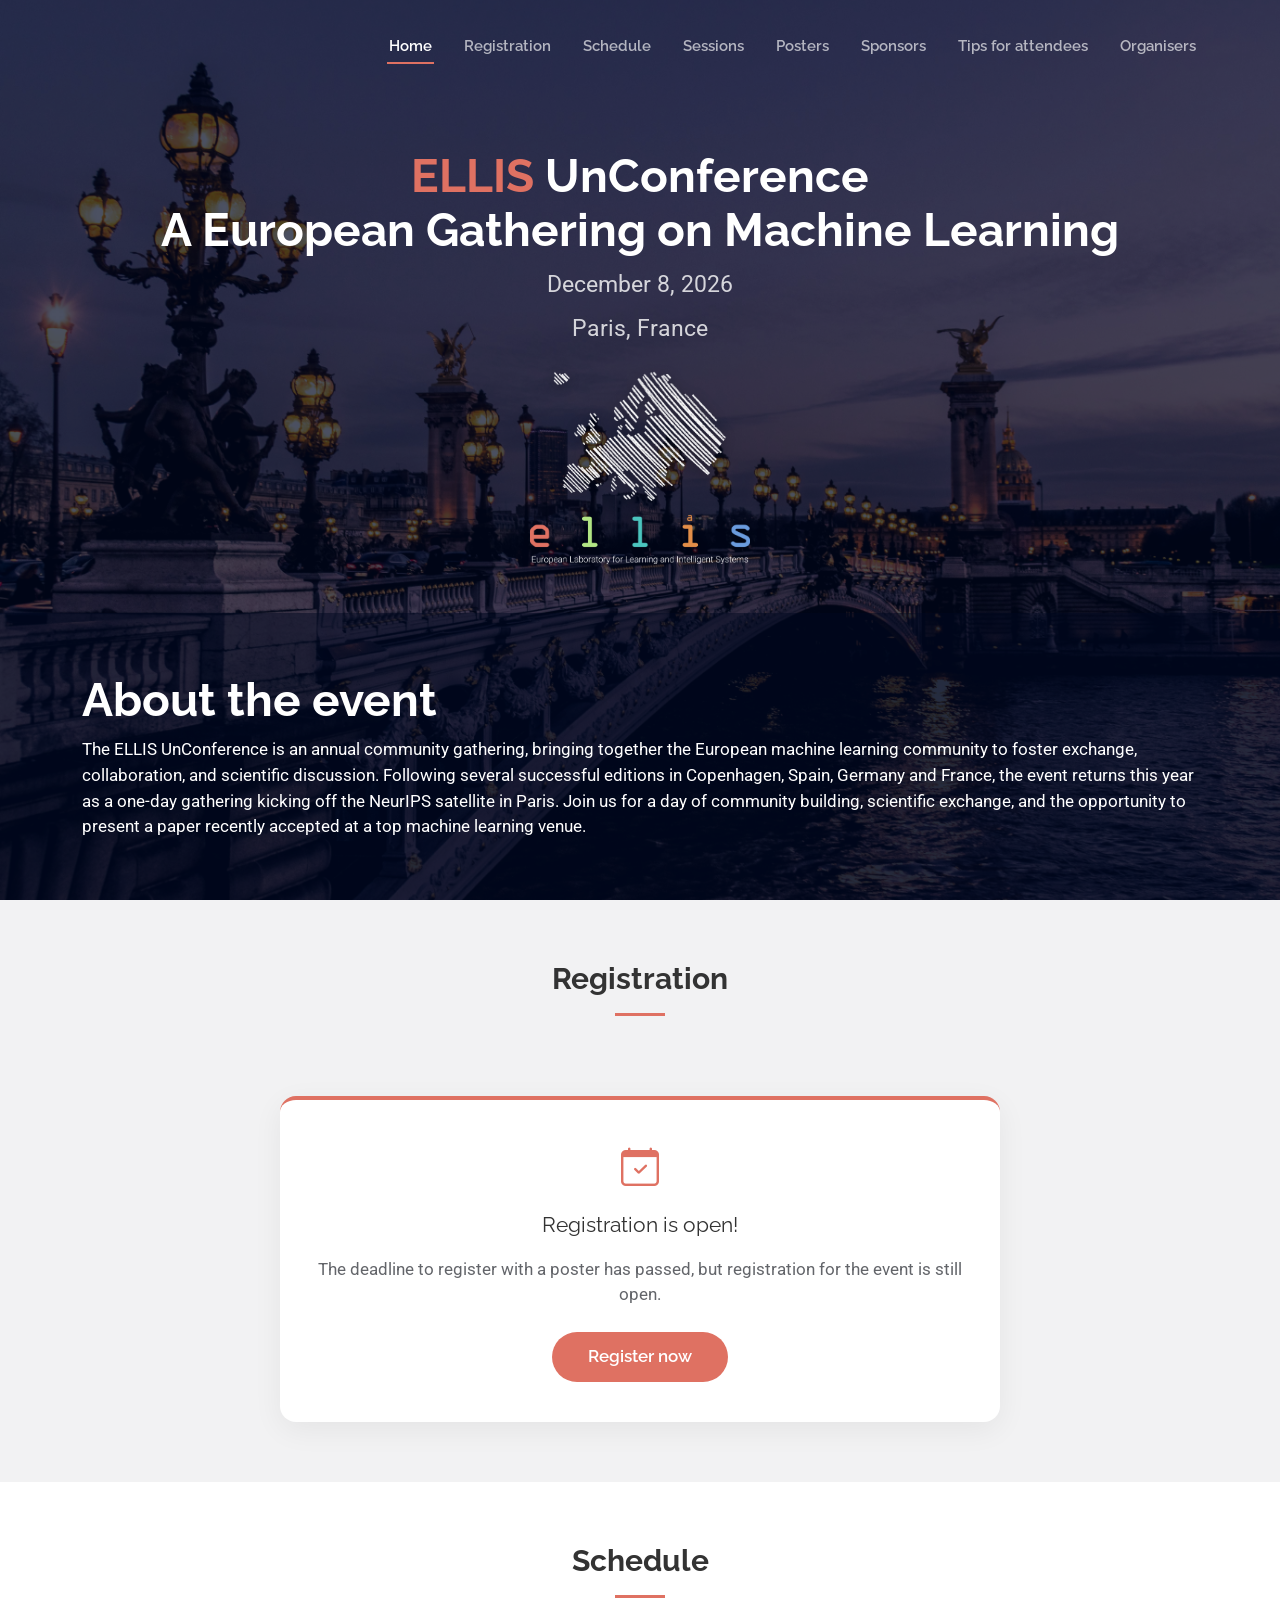
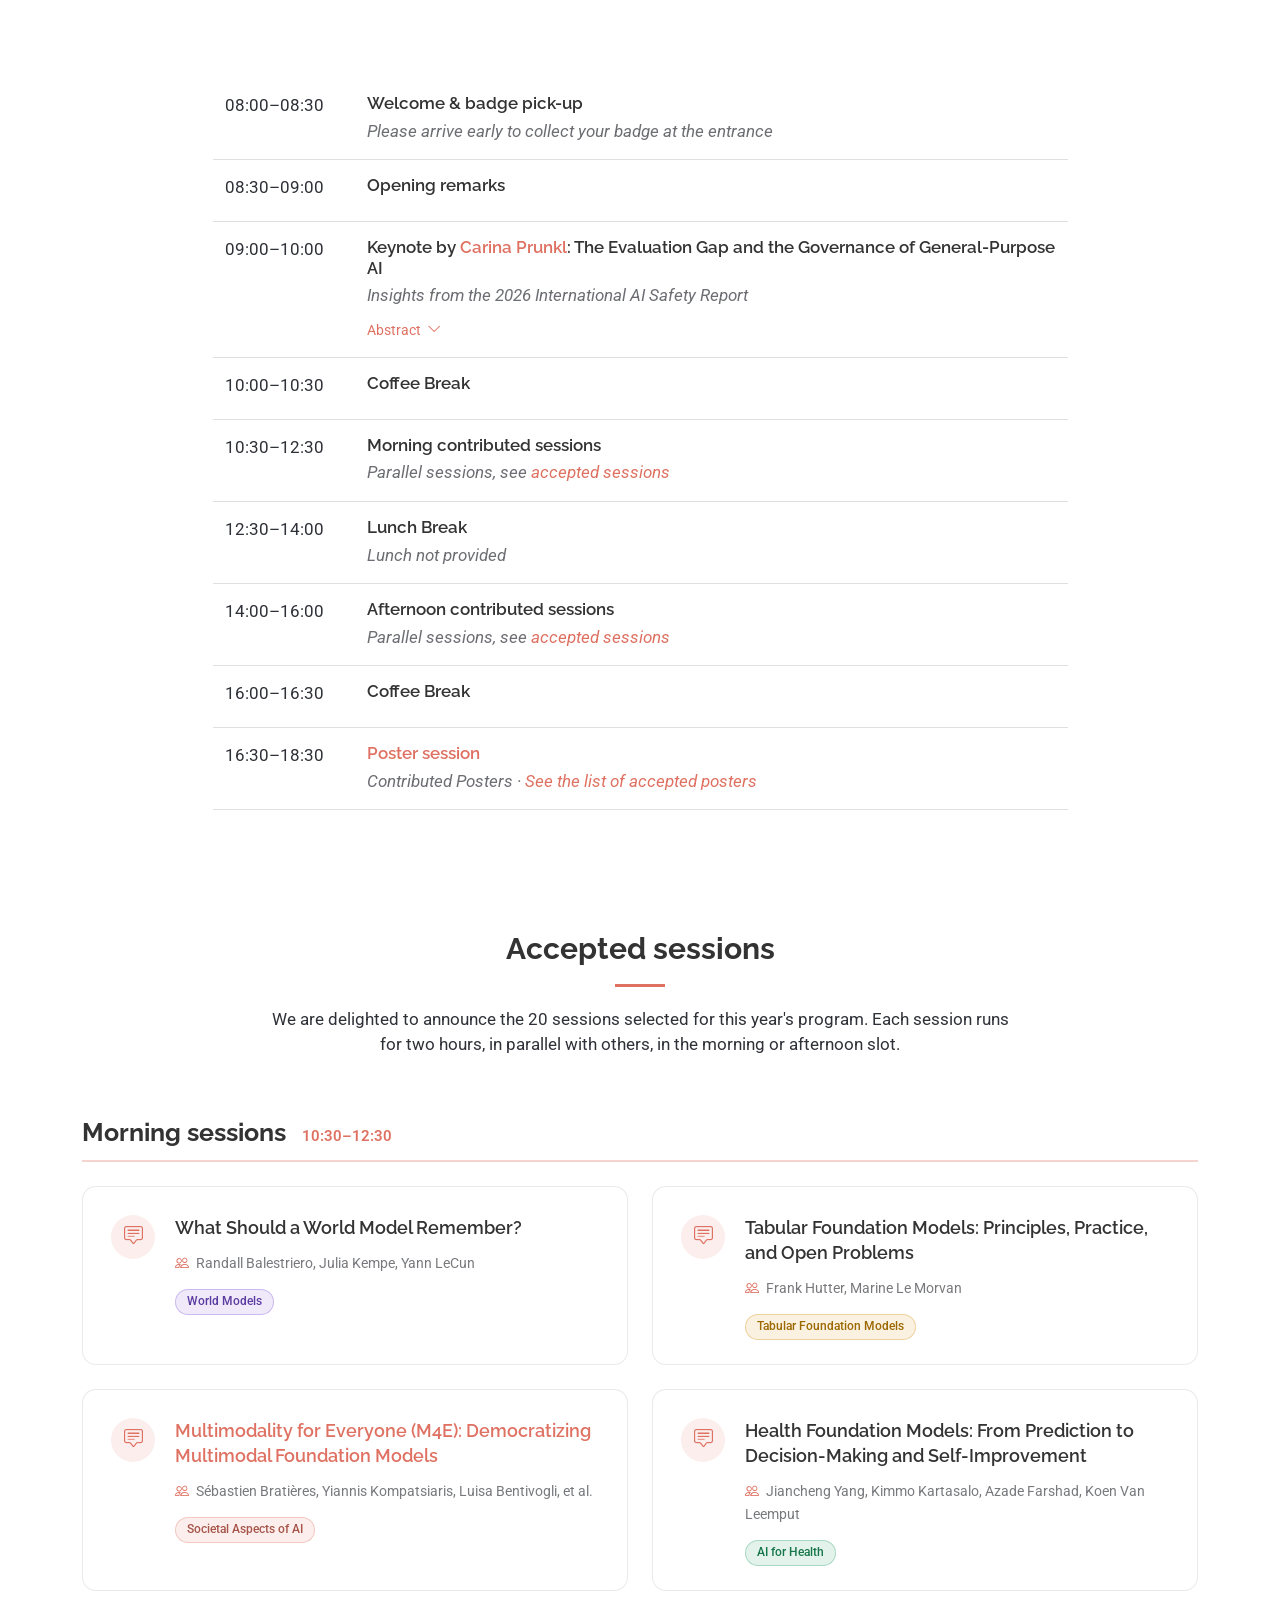
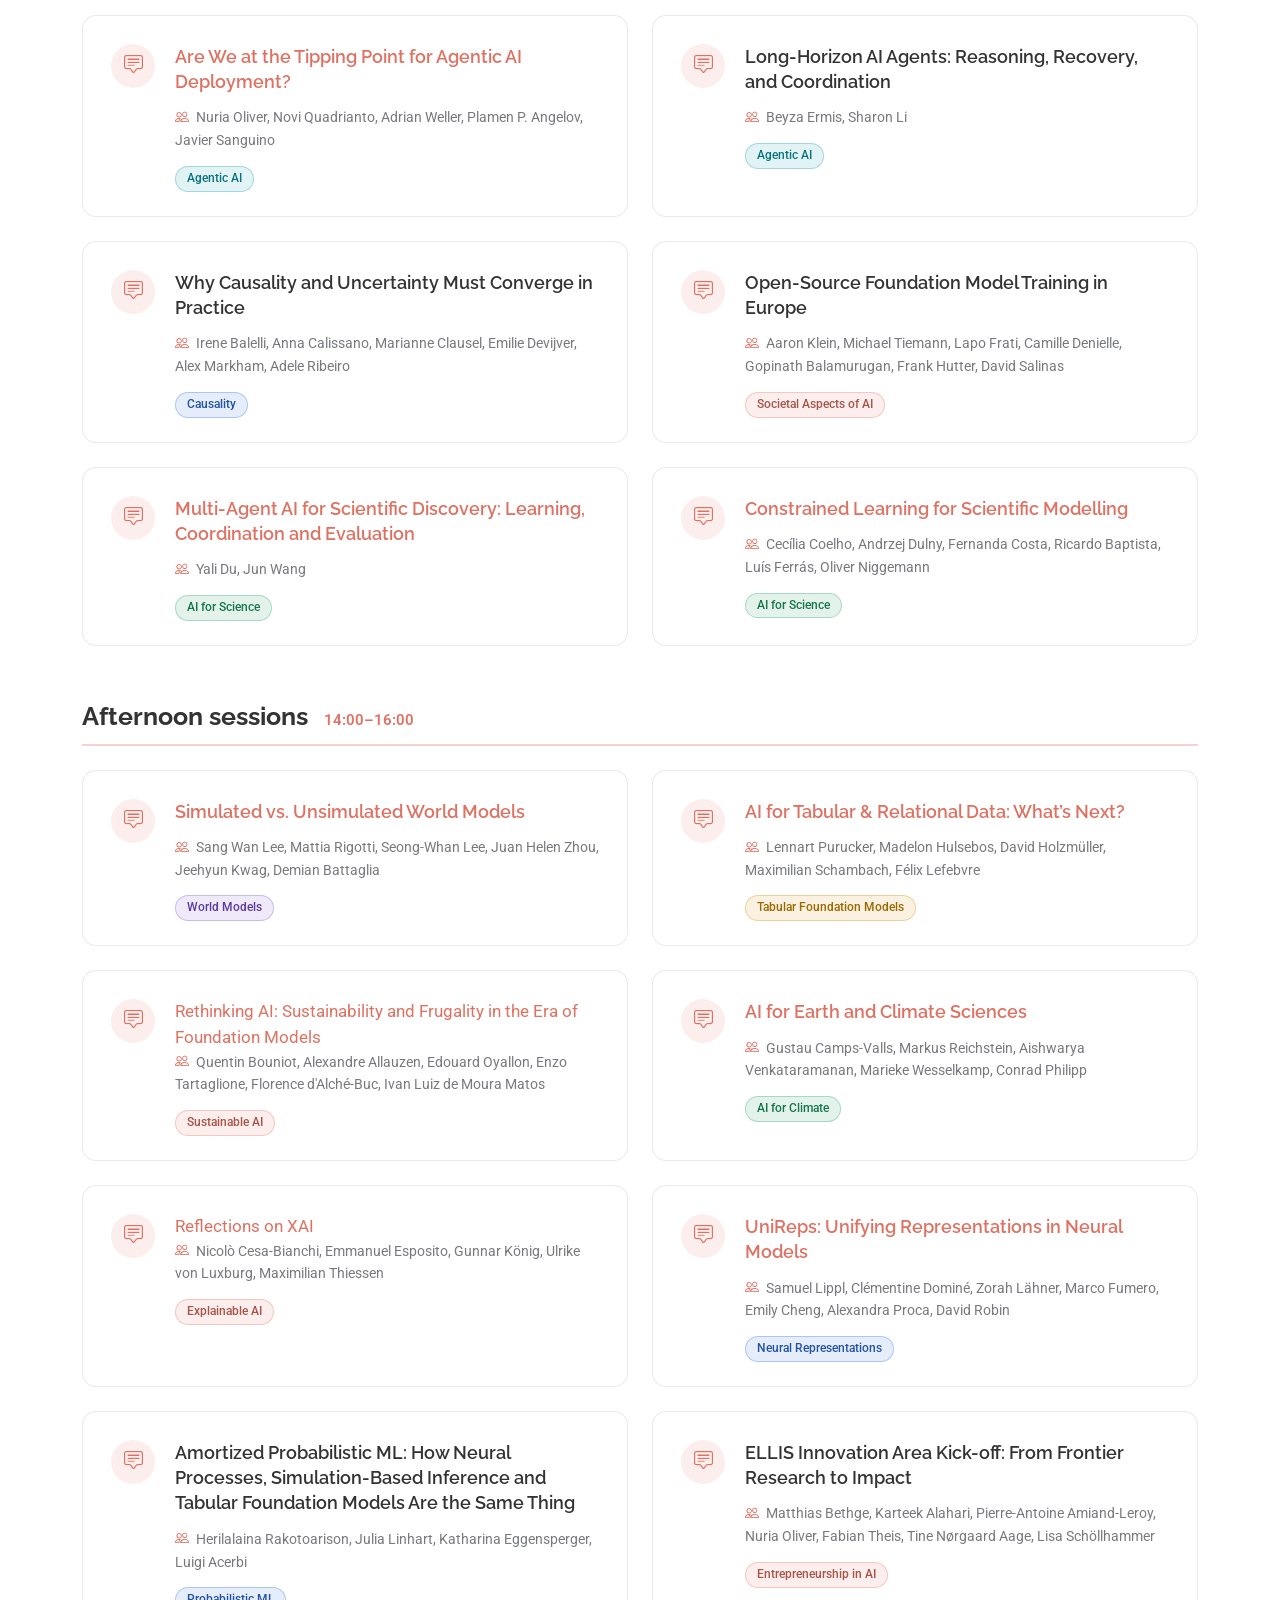
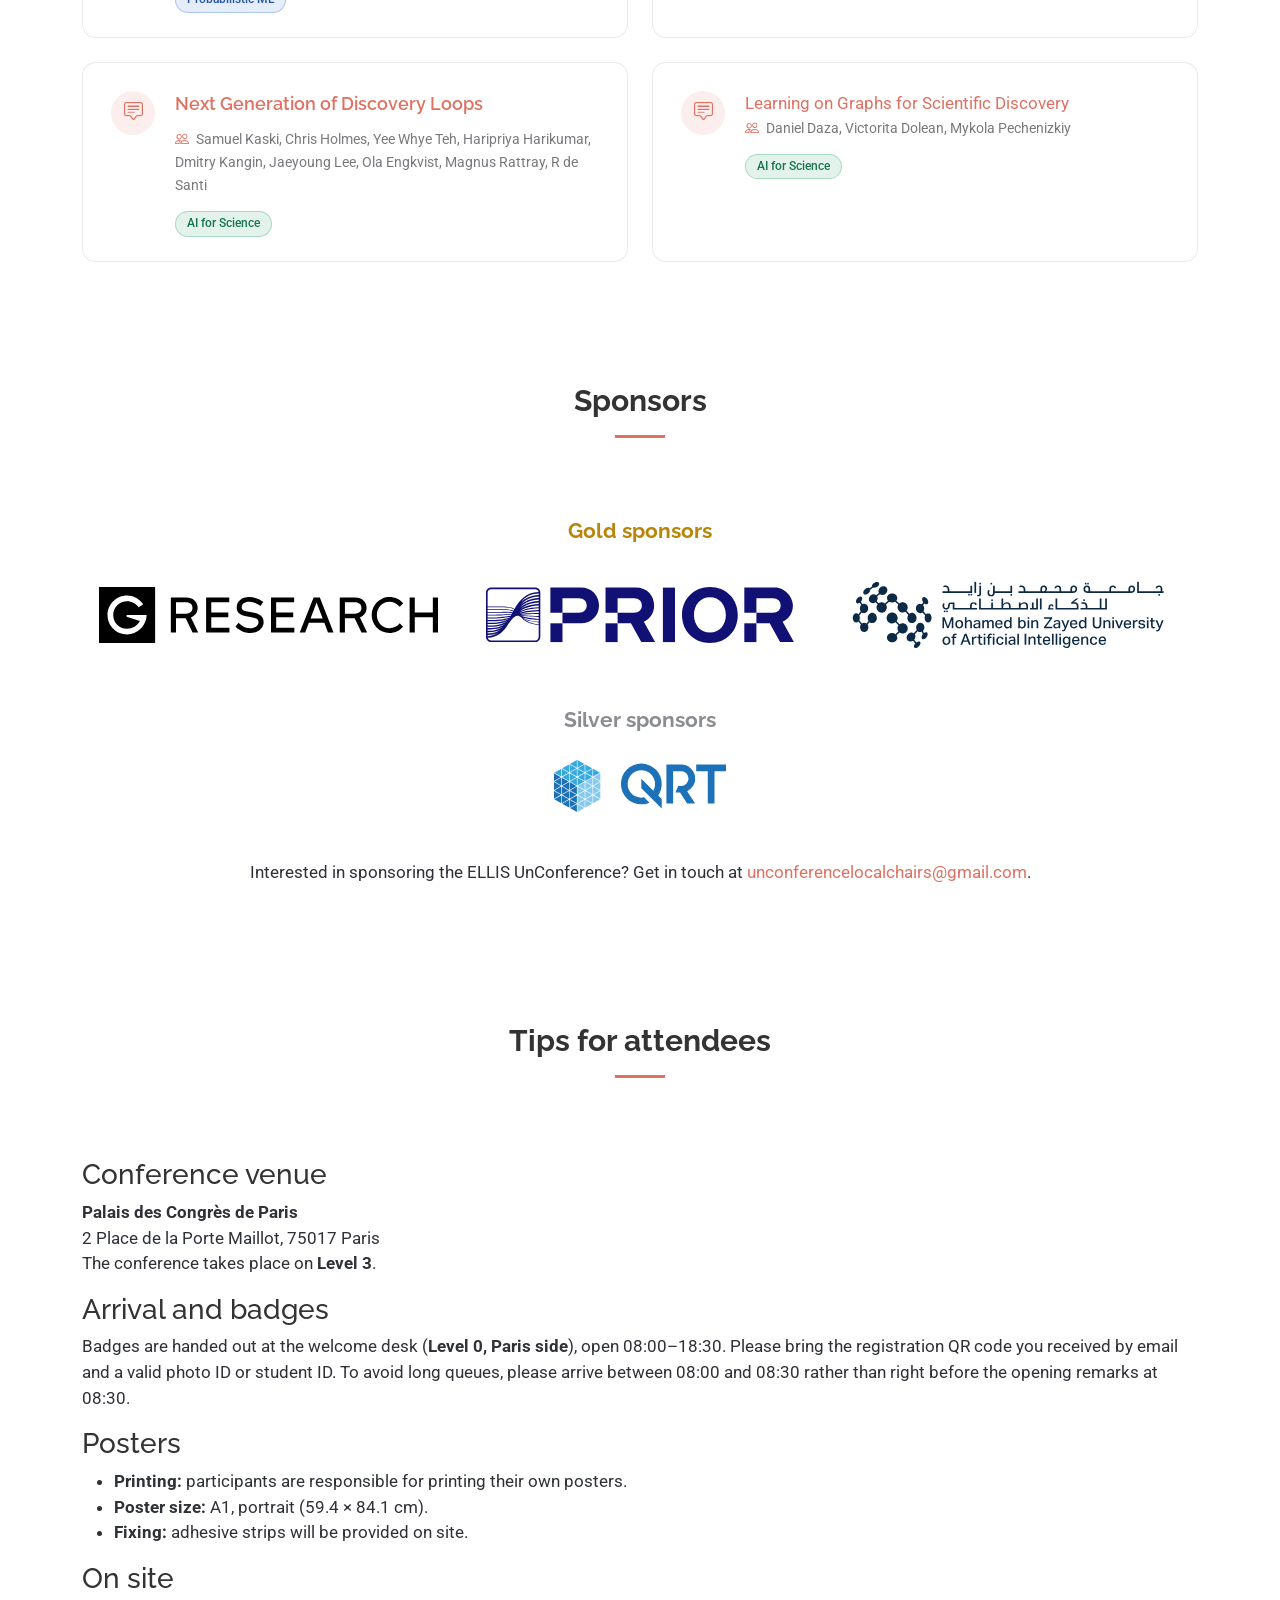
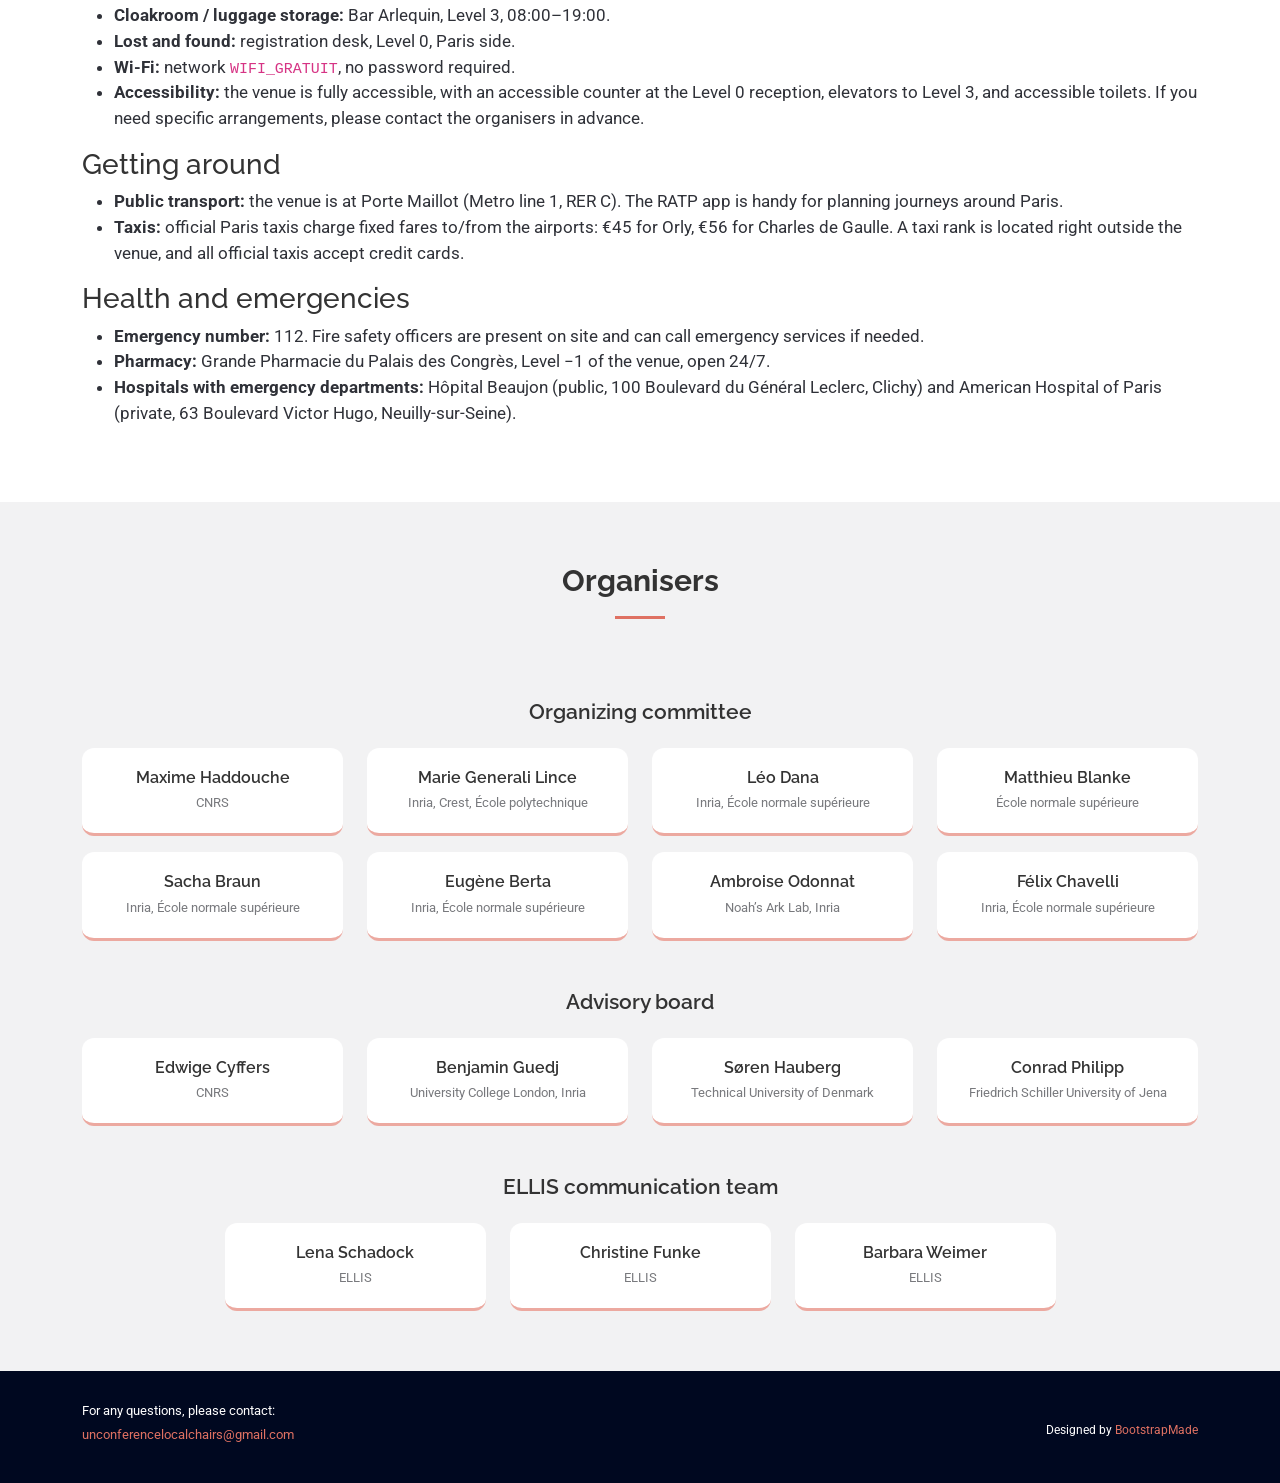
<file: index.html>
<!DOCTYPE html>
<html lang="en">

<head>
  <meta charset="utf-8">
  <meta content="width=device-width, initial-scale=1.0" name="viewport">
  <title>ELLIS UnConference</title>
  <meta name="description" content="">
  <meta name="keywords" content="">

  <!-- Favicons -->
  <link href="assets/img/ELLIS_logo.png" rel="icon">
  <link href="assets/img/apple-touch-icon.png" rel="apple-touch-icon">

  <!-- Fonts -->
  <link href="https://fonts.googleapis.com" rel="preconnect">
  <link href="https://fonts.gstatic.com" rel="preconnect" crossorigin>
  <link href="https://fonts.googleapis.com/css2?family=Roboto:ital,wght@0,100;0,300;0,400;0,500;0,700;0,900;1,100;1,300;1,400;1,500;1,700;1,900&family=Raleway:ital,wght@0,100;0,200;0,300;0,400;0,500;0,600;0,700;0,800;0,900;1,100;1,200;1,300;1,400;1,500;1,600;1,700;1,800;1,900&display=swap" rel="stylesheet">

  <!-- Vendor CSS Files -->
  <link href="assets/vendor/bootstrap/css/bootstrap.min.css" rel="stylesheet">
  <link href="assets/vendor/bootstrap-icons/bootstrap-icons.css" rel="stylesheet">
  <link href="assets/vendor/aos/aos.css" rel="stylesheet">
  <link href="assets/vendor/glightbox/css/glightbox.min.css" rel="stylesheet">
  <link href="assets/vendor/swiper/swiper-bundle.min.css" rel="stylesheet">

  <!-- Main CSS File -->
  <link href="assets/css/main.css" rel="stylesheet">

  <!-- =======================================================
  * Template Name: TheEvent
  * Template URL: https://bootstrapmade.com/theevent-conference-event-bootstrap-template/
  * Updated: Aug 07 2024 with Bootstrap v5.3.3
  * Author: BootstrapMade.com
  * License: https://bootstrapmade.com/license/
  ======================================================== -->
</head>

<body class="index-page">

  <header id="header" class="header d-flex align-items-center fixed-top">
    <div class="container-fluid container-xl position-relative d-flex align-items-center">

      <a href="index.html" class="logo d-flex align-items-center me-auto">
        <!-- <img src="assets/img/logo.png" alt=""> -->
        <!-- Uncomment the line below if you also wish to use an text logo -->
        <!-- <h1 class="sitename">TheEvent</h1>  -->
      </a>

      <nav id="navmenu" class="navmenu">
        <ul>
          <li><a href="#hero" class="active">Home</a></li>
          <li><a href="#registration">Registration</a></li>
          <li><a href="#schedule">Schedule</a></li>
          <li><a href="#sessions">Sessions</a></li>
          <li><a href="posters.html">Posters</a></li>
          <!-- <li><a href="#speakers">Invited speakers</a></li> -->
          <!-- <li><a href="#accepted-sessions">Accepted sessions</a></li> -->
          <li><a href="#sponsors">Sponsors</a></li>
          <li><a href="#tips">Tips for attendees</a></li>
          <li><a href="#organisers">Organisers</a></li>
        </ul>
        <i class="mobile-nav-toggle d-xl-none bi bi-list"></i>
      </nav>

    </div>
  </header>

  <main class="main">

    <!-- Hero Section -->
    <section id="hero" class="hero section dark-background">

      <img src="assets/img/Paris.jpg" alt="" data-aos="fade-in" class="hero-bg">

      <div class="container d-flex flex-column align-items-center text-center mt-auto">
        <h2 data-aos="fade-up" data-aos-delay="100" class=""><span>ELLIS</span> UnConference</h2>
        <h2 data-aos="fade-up" data-aos-delay="100" class="">A European Gathering on Machine Learning</h2>
        <p data-aos="fade-up" data-aos-delay="200">December 8, 2026</p>
        <p data-aos="fade-up" data-aos-delay="200">Paris, France</p>

        <div class="hero-logo text-center" data-aos="fade-up" style="width: 100%;">
          <img src="assets/img/ELLIS_logo_white.png" alt="ELLIS logo" class="img-fluid">
        </div>

      </div>

      <div class="about-info mt-auto position-relative">
        <div class="container position-relative" data-aos="fade-up">
          <div class="row">
            <div class="col-lg-12">
              <h2>About the event</h2>
              <p>
              The ELLIS UnConference is an annual community gathering, bringing together the European machine learning community to foster exchange, collaboration, and scientific discussion.
              Following several successful editions in Copenhagen, Spain, Germany and France, the event returns this year as a one-day gathering kicking off the NeurIPS satellite in Paris.
              Join us for a day of community building, scientific exchange, and the opportunity to present a paper recently accepted at a top machine learning venue.
              </p>
            </div>
          </div>
        </div>
      </div>

    </section><!-- /Hero Section -->


    <section id="registration" class="registration section light-background">

      <div class="container section-title" data-aos="fade-up">
        <h2>Registration</h2>
      </div>

      <div class="container" data-aos="fade-up" data-aos-delay="200">
        <div class="registration-box text-center">
          <i class="bi bi-calendar-check"></i>
          <p class="registration-date">Registration is open!</p>
          <p>
            The deadline to register with a poster has passed, but registration for the event is still open.
          </p>
          <a href="https://ellisunconference2026.dakini-pco.com" class="registration-btn" target="_blank" rel="noopener">Register now</a>
        </div>
      </div>
    </section>


    <section id="schedule" class="schedule section">

      <div class="container section-title" data-aos="fade-up">
        <h2>Schedule</h2>
      </div>

      <div class="container">
        <div class="tab-content row justify-content-center" data-aos="fade-up" data-aos-delay="200">
          <div role="tabpanel" class="col-lg-9 tab-pane fade show active" id="day-1">

            <div class="row schedule-item">
              <div class="col-md-2">
                <time>08:00–08:30</time>
              </div>
              <div class="col-md-10">
                <h4>Welcome &amp; badge pick-up</h4>
                <p>Please arrive early to collect your badge at the entrance</p>
              </div>
            </div>

            <div class="row schedule-item">
              <div class="col-md-2">
                <time>08:30–09:00</time>
              </div>
              <div class="col-md-10">
                <h4>Opening remarks</h4>
              </div>
            </div>

            <div class="row schedule-item">
              <div class="col-md-2">
                <time>09:00–10:00</time>
              </div>
              <div class="col-md-10">
                <h4>Keynote by <a href="https://www.carinaprunkl.com" target="_blank" rel="noopener noreferrer">Carina Prunkl</a>: The Evaluation Gap and the Governance of General-Purpose AI</h4>
                <p>Insights from the 2026 International AI Safety Report</p>
                <details class="schedule-abstract">
                  <summary>Abstract <i class="bi bi-chevron-down"></i></summary>
                  <p>This presentation discusses key findings from the 2026 International AI Safety Report, an international scientific assessment of the capabilities, risks, and risk management challenges associated with general-purpose AI systems. It focuses in particular on one cross-cutting theme in the report: the growing gap between what current evaluations measure and what decision-makers need to know. As AI systems advance rapidly, benchmarks and model evaluations are increasingly used to support claims about capability, safety, and readiness for deployment. Yet these evaluations often provide only limited evidence about how systems will behave in real-world settings. The talk situates this evaluation gap within the report’s broader findings on capability advances, emerging risks, and the limits of existing safety measures, and reflects on what this means for governance under conditions of incomplete and uneven evidence.</p>
                </details>
              </div>
            </div>

            <div class="row schedule-item">
              <div class="col-md-2">
                <time>10:00–10:30</time>
              </div>
              <div class="col-md-10">
                <h4>Coffee Break</h4>
              </div>
            </div>

            <div class="row schedule-item">
              <div class="col-md-2">
                <time>10:30–12:30</time>
              </div>
              <div class="col-md-10">
                <h4>Morning contributed sessions</h4>
                <p>Parallel sessions, see <a href="#sessions">accepted sessions</a></p>
              </div>
            </div>

            <div class="row schedule-item">
              <div class="col-md-2">
                <time>12:30–14:00</time>
              </div>
              <div class="col-md-10">
                <h4>Lunch Break</h4>
                <p>Lunch not provided</p>
              </div>
            </div>

            <div class="row schedule-item">
              <div class="col-md-2">
                <time>14:00–16:00</time>
              </div>
              <div class="col-md-10">
                <h4>Afternoon contributed sessions</h4>
                <p>Parallel sessions, see <a href="#sessions">accepted sessions</a></p>
              </div>
            </div>

            <div class="row schedule-item">
              <div class="col-md-2">
                <time>16:00–16:30</time>
              </div>
              <div class="col-md-10">
                <h4>Coffee Break</h4>
              </div>
            </div>

            <div class="row schedule-item">
              <div class="col-md-2">
                <time>16:30–18:30</time>
              </div>
              <div class="col-md-10">
                <h4><a href="posters.html">Poster session</a></h4>
                <p>Contributed Posters · <a href="posters.html">See the list of accepted posters</a></p>
              </div>
            </div>
          </div>
        </div>
      </div>
    </section>


    <section id="sessions" class="sessions section">

      <div class="container section-title" data-aos="fade-up">
        <h2>Accepted sessions</h2>
        <p>
          We are delighted to announce the 20 sessions selected for this year's program.
          Each session runs for two hours, in parallel with others, in the morning or afternoon slot.
        </p>
      </div>

      <div class="container">
        <div class="session-slot" data-aos="fade-up">
          <h3>Morning sessions</h3>
          <time>10:30–12:30</time>
        </div>

        <div class="row gy-4">

          <div class="col-lg-6" data-aos="fade-up" data-aos-delay="200">
            <div class="session-card">
              <span class="session-icon"><i class="bi bi-chat-square-text"></i></span>
              <div>
                <h4>What Should a World Model Remember?</h4>
                <p><i class="bi bi-people"></i> Randall Balestriero, Julia Kempe, Yann LeCun</p>
                <ul class="session-tags">
                  <li class="tag tag-models">World Models</li>
                </ul>
              </div>
            </div>
          </div>

          <div class="col-lg-6" data-aos="fade-up" data-aos-delay="100">
            <div class="session-card">
              <span class="session-icon"><i class="bi bi-chat-square-text"></i></span>
              <div>
                <h4>Tabular Foundation Models: Principles, Practice, and Open Problems</h4>
                <p><i class="bi bi-people"></i> Frank Hutter, Marine Le Morvan</p>
                <ul class="session-tags">
                  <li class="tag tag-data">Tabular Foundation Models</li>
                </ul>
              </div>
            </div>
          </div>

          <div class="col-lg-6" data-aos="fade-up" data-aos-delay="200">
            <div class="session-card">
              <span class="session-icon"><i class="bi bi-chat-square-text"></i></span>
              <div>
                <h4>
                  <a href="https://dvps-ai.github.io/multimodality4everyone/" target="_blank" rel="noopener noreferrer">
                    Multimodality for Everyone (M4E): Democratizing Multimodal Foundation Models
                  </a>
                </h4>
                <p><i class="bi bi-people"></i> Sébastien Bratières, Yiannis Kompatsiaris, Luisa Bentivogli, et al.</p>
                <ul class="session-tags">
                  <li class="tag tag-society">Societal Aspects of AI</li>
                </ul>
              </div>
            </div>
          </div>

          <div class="col-lg-6" data-aos="fade-up" data-aos-delay="100">
            <div class="session-card">
              <span class="session-icon"><i class="bi bi-chat-square-text"></i></span>
              <div>
                <h4>Health Foundation Models: From Prediction to Decision-Making and Self-Improvement</h4>
                <p><i class="bi bi-people"></i> Jiancheng Yang, Kimmo Kartasalo, Azade Farshad, Koen Van Leemput</p>
                <ul class="session-tags">
                  <li class="tag tag-science">AI for Health</li>
                </ul>
              </div>
            </div>
          </div>

          <div class="col-lg-6" data-aos="fade-up" data-aos-delay="200">
            <div class="session-card">
              <span class="session-icon"><i class="bi bi-chat-square-text"></i></span>
              <div>
                <h4>
                  <a href="https://ellisalicante.org/ellis-hcml-unconference-2026/" target="_blank" rel="noopener noreferrer">
                    Are We at the Tipping Point for Agentic AI Deployment?
                  </a>
                </h4>
                <p><i class="bi bi-people"></i> Nuria Oliver, Novi Quadrianto, Adrian Weller, Plamen P. Angelov, Javier Sanguino</p>
                <ul class="session-tags">
                  <li class="tag tag-agents">Agentic AI</li>
                </ul>
              </div>
            </div>
          </div>

          <div class="col-lg-6" data-aos="fade-up" data-aos-delay="100">
            <div class="session-card">
              <span class="session-icon"><i class="bi bi-chat-square-text"></i></span>
              <div>
                <h4>Long-Horizon AI Agents: Reasoning, Recovery, and Coordination</h4>
                <p><i class="bi bi-people"></i> Beyza Ermis, Sharon Li</p>
                <ul class="session-tags">
                  <li class="tag tag-agents">Agentic AI</li>
                </ul>
              </div>
            </div>
          </div>

          <div class="col-lg-6" data-aos="fade-up" data-aos-delay="200">
            <div class="session-card">
              <span class="session-icon"><i class="bi bi-chat-square-text"></i></span>
              <div>
                <h4>Why Causality and Uncertainty Must Converge in Practice</h4>
                <p><i class="bi bi-people"></i> Irene Balelli, Anna Calissano, Marianne Clausel, Emilie Devijver, Alex Markham, Adele Ribeiro</p>
                <ul class="session-tags">
                  <li class="tag tag-methods">Causality</li>
                </ul>
              </div>
            </div>
          </div>

          <div class="col-lg-6" data-aos="fade-up" data-aos-delay="100">
            <div class="session-card">
              <span class="session-icon"><i class="bi bi-chat-square-text"></i></span>
              <div>
                <h4>Open-Source Foundation Model Training in Europe</h4>
                <p><i class="bi bi-people"></i> Aaron Klein, Michael Tiemann, Lapo Frati, Camille Denielle, Gopinath Balamurugan, Frank Hutter, David Salinas</p>
                <ul class="session-tags">
                  <li class="tag tag-society">Societal Aspects of AI</li>
                </ul>
              </div>
            </div>
          </div>

          <div class="col-lg-6" data-aos="fade-up" data-aos-delay="200">
            <div class="session-card">
              <span class="session-icon"><i class="bi bi-chat-square-text"></i></span>
              <div>
                <h4>
                  <a href="https://yalidu.github.io/ellis-multi-agent-workshop-2026/#about" target="_blank" rel="noopener noreferrer">
                    Multi-Agent AI for Scientific Discovery: Learning, Coordination and Evaluation
                  </a>
                </h4>
                <p><i class="bi bi-people"></i> Yali Du, Jun Wang</p>
                <ul class="session-tags">
                  <li class="tag tag-science">AI for Science</li>
                </ul>
              </div>
            </div>
          </div>

          <div class="col-lg-6" data-aos="fade-up" data-aos-delay="100">
            <div class="session-card">
              <span class="session-icon"><i class="bi bi-chat-square-text"></i></span>
              <div>
                <h4>
                  <a href="https://badulion.github.io/cl4sm_2026/" target="_blank" rel="noopener noreferrer">
                    Constrained Learning for Scientific Modelling
                  </a>
                </h4>
                <p><i class="bi bi-people"></i> Cecília Coelho, Andrzej Dulny, Fernanda Costa, Ricardo Baptista, Luís Ferrás, Oliver Niggemann</p>
                <ul class="session-tags">
                  <li class="tag tag-science">AI for Science</li>
                </ul>
              </div>
            </div>
          </div>

        </div>

        <div class="session-slot" data-aos="fade-up">
          <h3>Afternoon sessions</h3>
          <time>14:00–16:00</time>
        </div>

        <div class="row gy-4">

          <div class="col-lg-6" data-aos="fade-up" data-aos-delay="200">
            <div class="session-card">
              <span class="session-icon"><i class="bi bi-chat-square-text"></i></span>
              <div>
                <h4>
                  <a href="https://unsimulated-wm.github.io/ " target="_blank" rel="noopener noreferrer">
                    Simulated vs. Unsimulated World Models
                  </a>
                </h4>
                <p><i class="bi bi-people"></i> Sang Wan Lee, Mattia Rigotti, Seong-Whan Lee, Juan Helen Zhou, Jeehyun Kwag, Demian Battaglia</p>
                <ul class="session-tags">
                  <li class="tag tag-models">World Models</li>
                </ul>
              </div>
            </div>
          </div>

          <div class="col-lg-6" data-aos="fade-up" data-aos-delay="100">
            <div class="session-card">
              <span class="session-icon"><i class="bi bi-chat-square-text"></i></span>
              <div>
                <h4>
                  <a href="https://lennartpurucker.github.io/tabular-relational-ellis/" target="_blank" rel="noopener noreferrer">
                    AI for Tabular &amp; Relational Data: What’s Next?
                  </a>
                </h4>
                <p><i class="bi bi-people"></i> Lennart Purucker, Madelon Hulsebos, David Holzmüller, Maximilian Schambach, Félix Lefebvre</p>
                <ul class="session-tags">
                  <li class="tag tag-data">Tabular Foundation Models</li>
                </ul>
              </div>
            </div>
          </div>

          <div class="col-lg-6" data-aos="fade-up" data-aos-delay="200">
            <div class="session-card">
              <span class="session-icon"><i class="bi bi-chat-square-text"></i></span>
              <div>
                <a href="https://rethinking-ai.github.io/" target="_blank" rel="noopener noreferrer">
                    Rethinking AI: Sustainability and Frugality in the Era of Foundation Models
                  </a>
                <p><i class="bi bi-people"></i> Quentin Bouniot, Alexandre Allauzen, Edouard Oyallon, Enzo Tartaglione, Florence d'Alché-Buc, Ivan Luiz de Moura Matos</p>
                <ul class="session-tags">
                  <li class="tag tag-society">Sustainable AI</li>
                </ul>
              </div>
            </div>
          </div>

          <div class="col-lg-6" data-aos="fade-up" data-aos-delay="100">
            <div class="session-card">
              <span class="session-icon"><i class="bi bi-chat-square-text"></i></span>
              <div>
                <h4>
                  <a href="https://www.ellis-jena.ai/ellis-unconference-2026/" target="_blank" rel="noopener noreferrer">
                    AI for Earth and Climate Sciences
                  </a>
                </h4>
                <p><i class="bi bi-people"></i> Gustau Camps-Valls, Markus Reichstein, Aishwarya Venkataramanan, Marieke Wesselkamp, Conrad Philipp</p>
                <ul class="session-tags">
                  <li class="tag tag-science">AI for Climate</li>
                </ul>
              </div>
            </div>
          </div>

          <div class="col-lg-6" data-aos="fade-up" data-aos-delay="200">
            <div class="session-card">
              <span class="session-icon"><i class="bi bi-chat-square-text"></i></span>
              <div>
                <a href="https://reflectionsonxai.github.io/" target="_blank" rel="noopener noreferrer">
                    Reflections on XAI
                  </a>
                <p><i class="bi bi-people"></i> Nicolò Cesa-Bianchi, Emmanuel Esposito, Gunnar König, Ulrike von Luxburg, Maximilian Thiessen</p>
                <ul class="session-tags">
                  <li class="tag tag-society">Explainable AI</li>
                </ul>
              </div>
            </div>
          </div>

          <div class="col-lg-6" data-aos="fade-up" data-aos-delay="100">
            <div class="session-card">
              <span class="session-icon"><i class="bi bi-chat-square-text"></i></span>
              <div>
                <h4>
                  <a href="https://unireps.org/2026/unconference" target="_blank" rel="noopener noreferrer">
                    UniReps: Unifying Representations in Neural Models
                  </a>
                </h4>
                <p><i class="bi bi-people"></i> Samuel Lippl, Clémentine Dominé, Zorah Lähner, Marco Fumero, Emily Cheng, Alexandra Proca, David Robin</p>
                <ul class="session-tags">
                  <li class="tag tag-methods">Neural Representations</li>
                </ul>
              </div>
            </div>
          </div>

          <div class="col-lg-6" data-aos="fade-up" data-aos-delay="200">
            <div class="session-card">
              <span class="session-icon"><i class="bi bi-chat-square-text"></i></span>
              <div>
                <h4>Amortized Probabilistic ML: How Neural Processes, Simulation-Based Inference and Tabular Foundation Models Are the Same Thing</h4>
                <p><i class="bi bi-people"></i> Herilalaina Rakotoarison, Julia Linhart, Katharina Eggensperger, Luigi Acerbi</p>
                <ul class="session-tags">
                  <li class="tag tag-methods">Probabilistic ML</li>
                </ul>
              </div>
            </div>
          </div>

          <div class="col-lg-6" data-aos="fade-up" data-aos-delay="100">
            <div class="session-card">
              <span class="session-icon"><i class="bi bi-chat-square-text"></i></span>
              <div>
                <h4>ELLIS Innovation Area Kick-off: From Frontier Research to Impact</h4>
                <p><i class="bi bi-people"></i> Matthias Bethge, Karteek Alahari, Pierre-Antoine Amiand-Leroy, Nuria Oliver, Fabian Theis, Tine Nørgaard Aage, Lisa Schöllhammer</p>
                <ul class="session-tags">
                  <li class="tag tag-society">Entrepreneurship in AI</li>
                </ul>
              </div>
            </div>
          </div>

          <div class="col-lg-6" data-aos="fade-up" data-aos-delay="200">
            <div class="session-card">
              <span class="session-icon"><i class="bi bi-chat-square-text"></i></span>
              <div>    
                <h4>
                  <a href="https://nextgendiscloop.github.io/" target="_blank" rel="noopener noreferrer">
                    Next Generation of Discovery Loops
                  </a>
                </h4>
                <p><i class="bi bi-people"></i> Samuel Kaski, Chris Holmes, Yee Whye Teh, Haripriya Harikumar, Dmitry Kangin, Jaeyoung Lee, Ola Engkvist, Magnus Rattray, R de Santi</p>
                <ul class="session-tags">
                  <li class="tag tag-science">AI for Science</li>
                </ul>
              </div>
            </div>
          </div>

          <div class="col-lg-6" data-aos="fade-up" data-aos-delay="100">
            <div class="session-card">
              <span class="session-icon"><i class="bi bi-chat-square-text"></i></span>
              <div>
                <a href="https://log4science.github.io/" target="_blank" rel="noopener noreferrer">
                    Learning on Graphs for Scientific Discovery
                  </a>
                <p><i class="bi bi-people"></i> Daniel Daza, Victorita Dolean, Mykola Pechenizkiy</p>
                <ul class="session-tags">
                  <li class="tag tag-science">AI for Science</li>
                </ul>
              </div>
            </div>
          </div>

        </div>
      </div>
    </section>




    <!--
    <section id="speakers" class="speakers section">

      <div class="container section-title" data-aos="fade-up">
        <h2>Invited speakers</h2>
      <div class="container">

        <div class="row gy-4">

          <div class="col-xl-4 col-lg-4 col-md-6" data-aos="fade-up" data-aos-delay="100">
            <div class="member">
              <img src="assets/img/speakers/speaker.jpg" class="img-fluid" alt="Speaker" style="aspect-ratio: 1 / 1; object-fit: cover; object-position: 50% 10%;">
              <div class="member-info">
                <div class="member-info-content">
                  <h4>Someone</h4>
                  <span>Talk title</span>
                </div>
                <div class="social">
                  <a href="website"><i class="bi bi-globe"></i></a>
                  <a href="scholar"><i class="bi bi-mortarboard"></i></a>
                  <a href=""><i class="bi bi-twitter-x"></i></a>
                </div>
              </div>
            </div>
          </div>

          <div class="col-xl-4 col-lg-4 col-md-6" data-aos="fade-up" data-aos-delay="100">
            <div class="member">
              <img src="assets/img/speakers/speaker.jpg" class="img-fluid" alt="Speaker" style="aspect-ratio: 1 / 1; object-fit: cover; object-position: 50% 10%;">
              <div class="member-info">
                <div class="member-info-content">
                  <h4>Someone</h4>
                  <span>Talk title</span>
                </div>
                <div class="social">
                  <a href="website"><i class="bi bi-globe"></i></a>
                  <a href="scholar"><i class="bi bi-mortarboard"></i></a>
                  <a href=""><i class="bi bi-twitter-x"></i></a>
                </div>
              </div>
            </div>
          </div>

          <div class="col-xl-4 col-lg-4 col-md-6" data-aos="fade-up" data-aos-delay="100">
            <div class="member">
              <img src="assets/img/speakers/speaker.jpg" class="img-fluid" alt="Speaker" style="aspect-ratio: 1 / 1; object-fit: cover; object-position: 50% 10%;">
              <div class="member-info">
                <div class="member-info-content">
                  <h4>Someone</h4>
                  <span>Talk title</span>
                </div>
                <div class="social">
                  <a href="website"><i class="bi bi-globe"></i></a>
                  <a href="scholar"><i class="bi bi-mortarboard"></i></a>
                  <a href=""><i class="bi bi-twitter-x"></i></a>
                </div>
              </div>
            </div>
          </div>

        </div>

      </div>

    </section>
    -->


    <!--
    <section id="accepted-sessions" class="schedule section">

      <div class="container section-title" data-aos="fade-up">
        <h2>Accepted sessions</h2>
      </div>

      <div class="container" data-aos="fade-up" data-aos-delay="200">

        <h3>Morning session</h3>
        <ul class="list-unstyled mb-5">

          <li class="mb-4">
            <br>
            <strong>Room1: Session name</strong>
            <div class="text-muted">Speakers</div>
          </li>

          <li class="mb-4">
            <br>
            <strong>Room2: Session name</strong>
            <div class="text-muted">Speakers</div>
          </li>

          <li class="mb-4">
            <br>
            <strong>Room3: Session name</strong>
            <div class="text-muted">Speakers</div>
          </li>

        </ul>

        <h3>Afternoon session</h3>
        <ul class="list-unstyled mb-5">

          <li class="mb-4">
            <br>
            <strong>Room1: Session name</strong>
            <div class="text-muted">Speakers</div>
          </li>

          <li class="mb-4">
            <br>
            <strong>Room2: Session name</strong>
            <div class="text-muted">Speakers</div>
          </li>

          <li class="mb-4">
            <br>
            <strong>Room3: Session name</strong>
            <div class="text-muted">Speakers</div>
          </li>

        </ul>

        </div>

    </section>
    -->


    <section id="sponsors" class="sponsors section">
 
      <div class="container section-title" data-aos="fade-up">
        <h2>Sponsors</h2>
      </div>
 
      <div class="container" data-aos="fade-up" data-aos-delay="200">
        
        <!-- <p class="text-center">
          We are grateful to the following organizations for supporting the ELLIS UnConference.
        </p> -->
 
        <h3 class="sponsor-tier-title gold">Gold sponsors</h3>
        <div class="sponsor-row gold">
          <a href="https://www.gresearch.com" class="sponsor-logo" target="_blank" rel="noopener noreferrer" data-aos="zoom-in" data-aos-delay="100">
            <img src="assets/img/sponsors/g-research.svg" alt="G-Research">
          </a>
          <a href="https://priorlabs.ai" class="sponsor-logo" target="_blank" rel="noopener noreferrer" data-aos="zoom-in" data-aos-delay="150">
            <img src="assets/img/sponsors/prior-labs.svg" alt="Prior Labs">
          </a>
          <a href="https://mbzuai.ac.ae" class="sponsor-logo" target="_blank" rel="noopener noreferrer" data-aos="zoom-in" data-aos-delay="200">
            <img src="assets/img/sponsors/mbzuai.svg" class="logo-stacked" alt="MBZUAI">
          </a>
        </div>

        <h3 class="sponsor-tier-title silver">Silver sponsors</h3>
        <div class="sponsor-row silver">
          <a href="https://www.qube-rt.com" class="sponsor-logo" target="_blank" rel="noopener noreferrer" data-aos="zoom-in" data-aos-delay="100">
            <img src="assets/img/sponsors/qrt.svg" alt="QRT (Qube Research & Technologies)">
          </a>
        </div>

        <!-- <h3 class="sponsor-tier-title silver">Silver sponsors</h3>
        <div class="row gy-4 justify-content-center sponsor-row silver">
 
          <div class="col-lg-3 col-md-4 col-6" data-aos="zoom-in" data-aos-delay="100">
            <div class="sponsor-box">
              <img src="assets/img/sponsors/silver-sponsor-1.png" class="img-fluid" alt="Silver Sponsor 1">
            </div>
          </div>
 
          <div class="col-lg-3 col-md-4 col-6" data-aos="zoom-in" data-aos-delay="150">
            <div class="sponsor-box">
              <img src="assets/img/sponsors/silver-sponsor-2.png" class="img-fluid" alt="Silver Sponsor 2">
            </div>
          </div>
 
          <div class="col-lg-3 col-md-4 col-6" data-aos="zoom-in" data-aos-delay="200">
            <div class="sponsor-box">
              <img src="assets/img/sponsors/silver-sponsor-3.png" class="img-fluid" alt="Silver Sponsor 3">
            </div>
          </div>
 
          <div class="col-lg-3 col-md-4 col-6" data-aos="zoom-in" data-aos-delay="250">
            <div class="sponsor-box">
              <img src="assets/img/sponsors/silver-sponsor-4.png" class="img-fluid" alt="Silver Sponsor 4">
            </div>
          </div>
        </div> -->

        <p class="text-center">
          Interested in sponsoring the ELLIS UnConference? Get in touch at <a href="mailto:unconferencelocalchairs@gmail.com">unconferencelocalchairs@gmail.com</a>.
        </p>
 
      </div>
    </section>


    <section id="tips" class="schedule section">

      <div class="container section-title" data-aos="fade-up">
        <h2>Tips for attendees</h2>
      </div>

      <div class="container" data-aos="fade-up" data-aos-delay="200">

        <h3>Conference venue</h3>
        <p>
        <strong>Palais des Congrès de Paris</strong><br>
        2 Place de la Porte Maillot, 75017 Paris<br>
        The conference takes place on <strong>Level 3</strong>.
        </p>

        <h3>Arrival and badges</h3>
        <p>
          Badges are handed out at the welcome desk (<strong>Level 0, Paris side</strong>), open 08:00–18:30. Please bring the registration QR code you received by email and a valid photo ID or student ID.
          To avoid long queues, please arrive between 08:00 and 08:30 rather than right before the opening remarks at 08:30.
        </p>

        <h3>Posters</h3>
        <ul class="fa-ul">
          <li><span class="fa-li"><i class="fa fa-check"></i></span><strong>Printing:</strong> participants are responsible for printing their own posters.</li>
          <li><span class="fa-li"><i class="fa fa-check"></i></span><strong>Poster size:</strong> A1, portrait (59.4 × 84.1 cm).</li>
          <li><span class="fa-li"><i class="fa fa-check"></i></span><strong>Fixing:</strong> adhesive strips will be provided on site.</li>
        </ul>

        <h3>On site</h3>
        <ul class="fa-ul">
          <li><span class="fa-li"><i class="fa fa-check"></i></span><strong>Cloakroom / luggage storage:</strong> Bar Arlequin, Level 3, 08:00–19:00.</li>
          <li><span class="fa-li"><i class="fa fa-check"></i></span><strong>Lost and found:</strong> registration desk, Level 0, Paris side.</li>
          <li><span class="fa-li"><i class="fa fa-check"></i></span><strong>Wi-Fi:</strong> network <code>WIFI_GRATUIT</code>, no password required.</li>
          <li><span class="fa-li"><i class="fa fa-check"></i></span><strong>Accessibility:</strong> the venue is fully accessible, with an accessible counter at the Level 0 reception, elevators to Level 3, and accessible toilets. If you need specific arrangements, please contact the organisers in advance.</li>
        </ul>

        <h3>Getting around</h3>
        <ul class="fa-ul">
          <li><span class="fa-li"><i class="fa fa-check"></i></span><strong>Public transport:</strong> the venue is at Porte Maillot (Metro line 1, RER C). The RATP app is handy for planning journeys around Paris.</li>
          <li><span class="fa-li"><i class="fa fa-check"></i></span><strong>Taxis:</strong> official Paris taxis charge fixed fares to/from the airports: €45 for Orly, €56 for Charles de Gaulle. A taxi rank is located right outside the venue, and all official taxis accept credit cards.</li>
        </ul>

        <h3>Health and emergencies</h3>
        <ul class="fa-ul">
          <li><span class="fa-li"><i class="fa fa-check"></i></span><strong>Emergency number:</strong> 112. Fire safety officers are present on site and can call emergency services if needed.</li>
          <li><span class="fa-li"><i class="fa fa-check"></i></span><strong>Pharmacy:</strong> Grande Pharmacie du Palais des Congrès, Level −1 of the venue, open 24/7.</li>
          <li><span class="fa-li"><i class="fa fa-check"></i></span><strong>Hospitals with emergency departments:</strong> Hôpital Beaujon (public, 100 Boulevard du Général Leclerc, Clichy) and American Hospital of Paris (private, 63 Boulevard Victor Hugo, Neuilly-sur-Seine).</li>
        </ul>

      </div>
    </section>

    <section id="organisers" class="organisers section light-background">

      <div class="container section-title" data-aos="fade-up">
        <h2>Organisers</h2>
      </div>

      <div class="container" data-aos="fade-up" data-aos-delay="200">

        <h3>Organizing committee</h3>
        <div class="row gy-3 mb-5">
          <div class="col-lg-3 col-md-4 col-sm-6">
            <div class="organiser">
              <h4>Maxime Haddouche</h4>
              <p>CNRS</p>
            </div>
          </div>
          <div class="col-lg-3 col-md-4 col-sm-6">
            <div class="organiser">
              <h4>Marie Generali Lince</h4>
              <p>Inria, Crest, École polytechnique</p>
            </div>
          </div>
          <div class="col-lg-3 col-md-4 col-sm-6">
            <div class="organiser">
              <h4>Léo Dana</h4>
              <p>Inria, École normale supérieure</p>
            </div>
          </div>
          <div class="col-lg-3 col-md-4 col-sm-6">
            <div class="organiser">
              <h4>Matthieu Blanke</h4>
              <p>École normale supérieure</p>
            </div>
          </div>
          <div class="col-lg-3 col-md-4 col-sm-6">
            <div class="organiser">
              <h4>Sacha Braun</h4>
              <p>Inria, École normale supérieure</p>
            </div>
          </div>
          <div class="col-lg-3 col-md-4 col-sm-6">
            <div class="organiser">
              <h4>Eugène Berta</h4>
              <p>Inria, École normale supérieure</p>
            </div>
          </div>
          <div class="col-lg-3 col-md-4 col-sm-6">
            <div class="organiser">
              <h4>Ambroise Odonnat</h4>
              <p>Noah’s Ark Lab, Inria</p>
            </div>
          </div>
          <div class="col-lg-3 col-md-4 col-sm-6">
            <div class="organiser">
              <h4>Félix Chavelli</h4>
              <p>Inria, École normale supérieure</p>
            </div>
          </div>
        </div>

        <h3>Advisory board</h3>
        <div class="row gy-3 mb-5">
          <div class="col-lg-3 col-md-4 col-sm-6">
            <div class="organiser">
              <h4>Edwige Cyffers</h4>
              <p>CNRS</p>
            </div>
          </div>
          <div class="col-lg-3 col-md-4 col-sm-6">
            <div class="organiser">
              <h4>Benjamin Guedj</h4>
              <p>University College London, Inria</p>
            </div>
          </div>
          <div class="col-lg-3 col-md-4 col-sm-6">
            <div class="organiser">
              <h4>Søren Hauberg</h4>
              <p>Technical University of Denmark</p>
            </div>
          </div>
          <div class="col-lg-3 col-md-4 col-sm-6">
            <div class="organiser">
              <h4>Conrad Philipp</h4>
              <p>Friedrich Schiller University of Jena</p>
            </div>
          </div>
        </div>

        <h3>ELLIS communication team</h3>
        <div class="row gy-3">
          <div class="col-lg-3 col-md-4 col-sm-6">
            <div class="organiser">
              <h4>Lena Schadock</h4>
              <p>ELLIS</p>
            </div>
          </div>
          <div class="col-lg-3 col-md-4 col-sm-6">
            <div class="organiser">
              <h4>Christine Funke</h4>
              <p>ELLIS</p>
            </div>
          </div>
          <div class="col-lg-3 col-md-4 col-sm-6">
            <div class="organiser">
              <h4>Barbara Weimer</h4>
              <p>ELLIS</p>
            </div>
          </div>
        </div>

      </div>
    </section>

  </main>

  <footer id="footer" class="footer dark-background">
    <div class="copyright text-center">
      <div class="container d-flex flex-column flex-lg-row justify-content-center justify-content-lg-between align-items-center">
        <div class="d-flex flex-column align-items-center align-items-lg-start">
        <p class="mb-1">For any questions, please contact:</p>
        <p class="mb-2">
          <a href="mailto:unconferencelocalchairs@gmail.com">unconferencelocalchairs@gmail.com</a>
        </p>
          <!-- <div class="social-links order-first order-lg-last mb-3 mb-lg-0">
            <a href=""><i class="bi bi-twitter-x"></i></a>
            <a href=""><i class="bi bi-facebook"></i></a>
            <a href=""><i class="bi bi-instagram"></i></a>
            <a href=""><i class="bi bi-linkedin"></i></a>
          </div> -->
        </div>
        <div class="credits">
          <!-- All the links in the footer should remain intact. -->
          <!-- You can delete the links only if you purchased the pro version. -->
          <!-- Licensing information: https://bootstrapmade.com/license/ -->
          <!-- Purchase the pro version with working PHP/AJAX contact form: https://bootstrapmade.com/herobiz-bootstrap-business-template/ -->
          Designed by <a href="https://bootstrapmade.com/">BootstrapMade</a>
        </div>
      </div>
    </div>
  </footer>

  <!-- Scroll Top -->
  <a href="#" id="scroll-top" class="scroll-top d-flex align-items-center justify-content-center"><i class="bi bi-arrow-up-short"></i></a>

  <!-- Preloader -->
  <div id="preloader"></div>

  <!-- Vendor JS Files -->
  <script src="assets/vendor/bootstrap/js/bootstrap.bundle.min.js"></script>
  <script src="assets/vendor/php-email-form/validate.js"></script>
  <script src="assets/vendor/aos/aos.js"></script>
  <script src="assets/vendor/glightbox/js/glightbox.min.js"></script>
  <script src="assets/vendor/swiper/swiper-bundle.min.js"></script>

  <!-- Main JS File -->
  <script src="assets/js/main.js"></script>

</body>

</html>
</file>
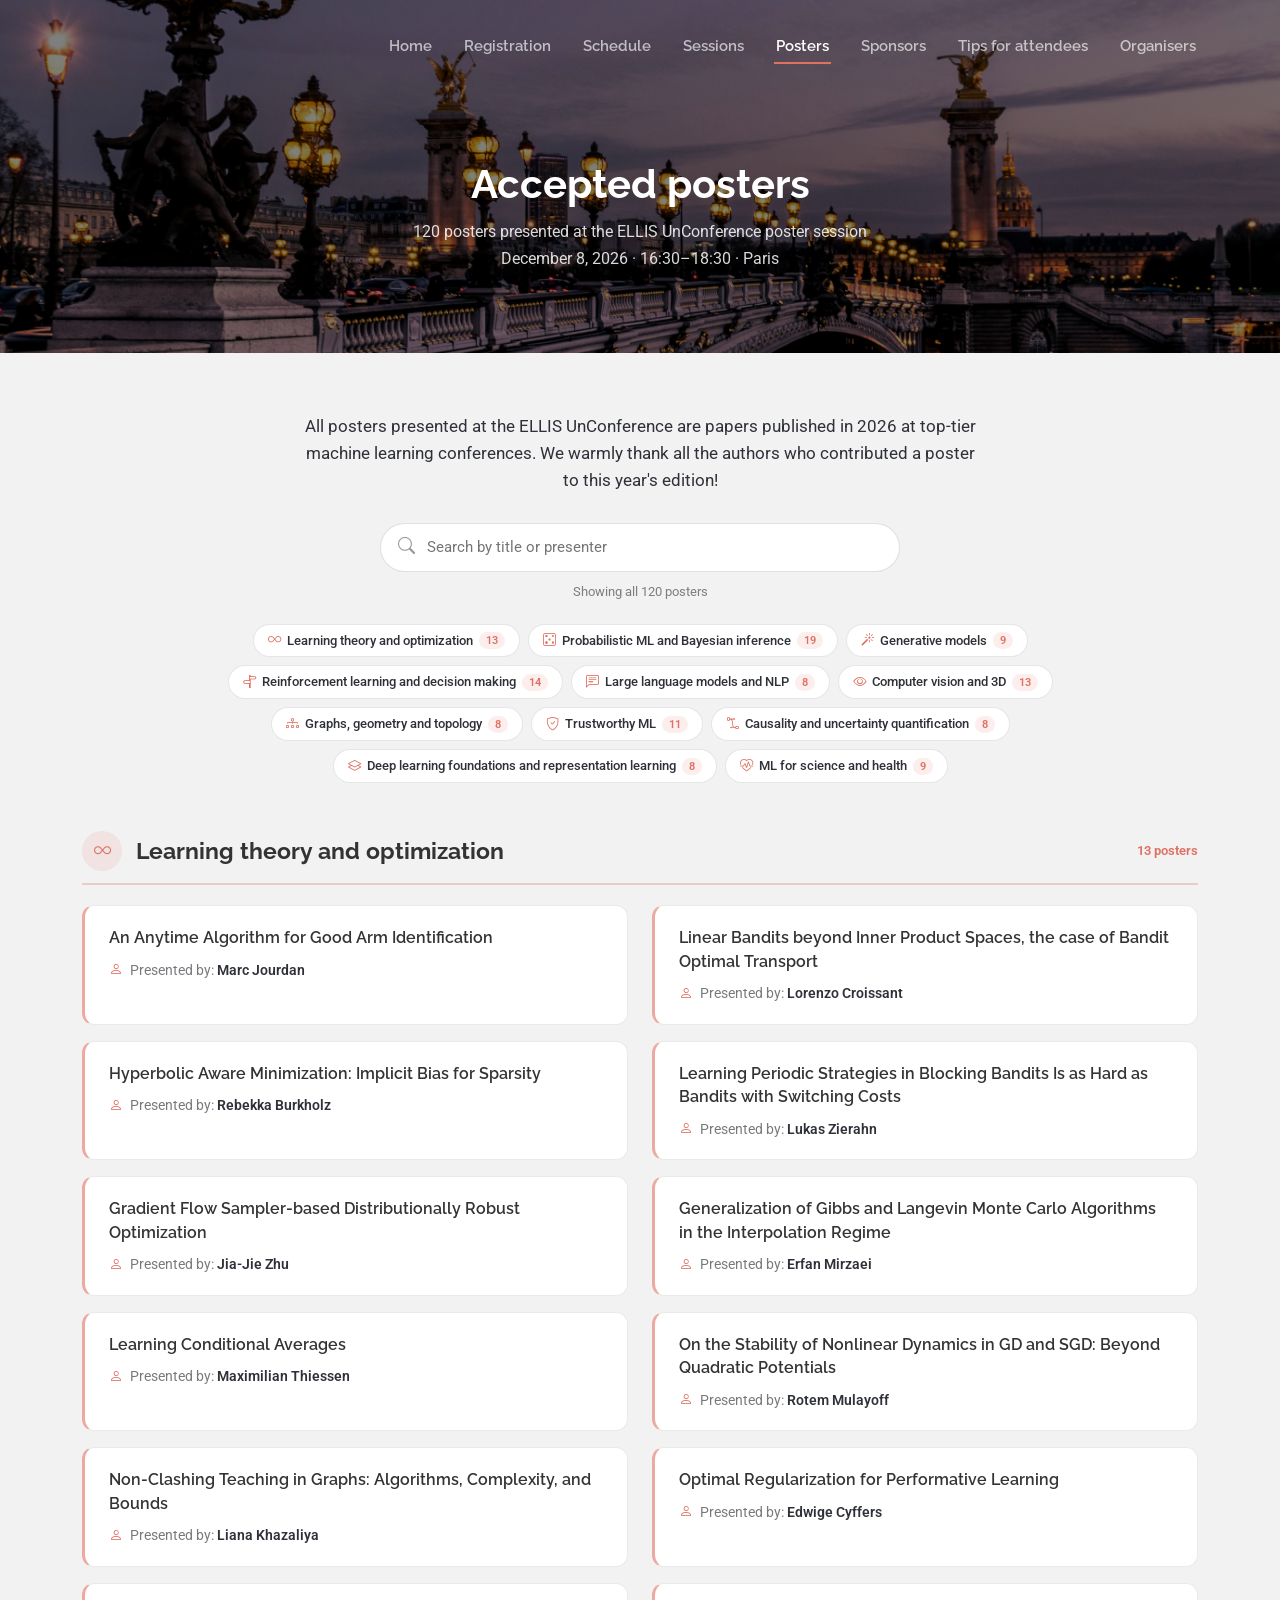
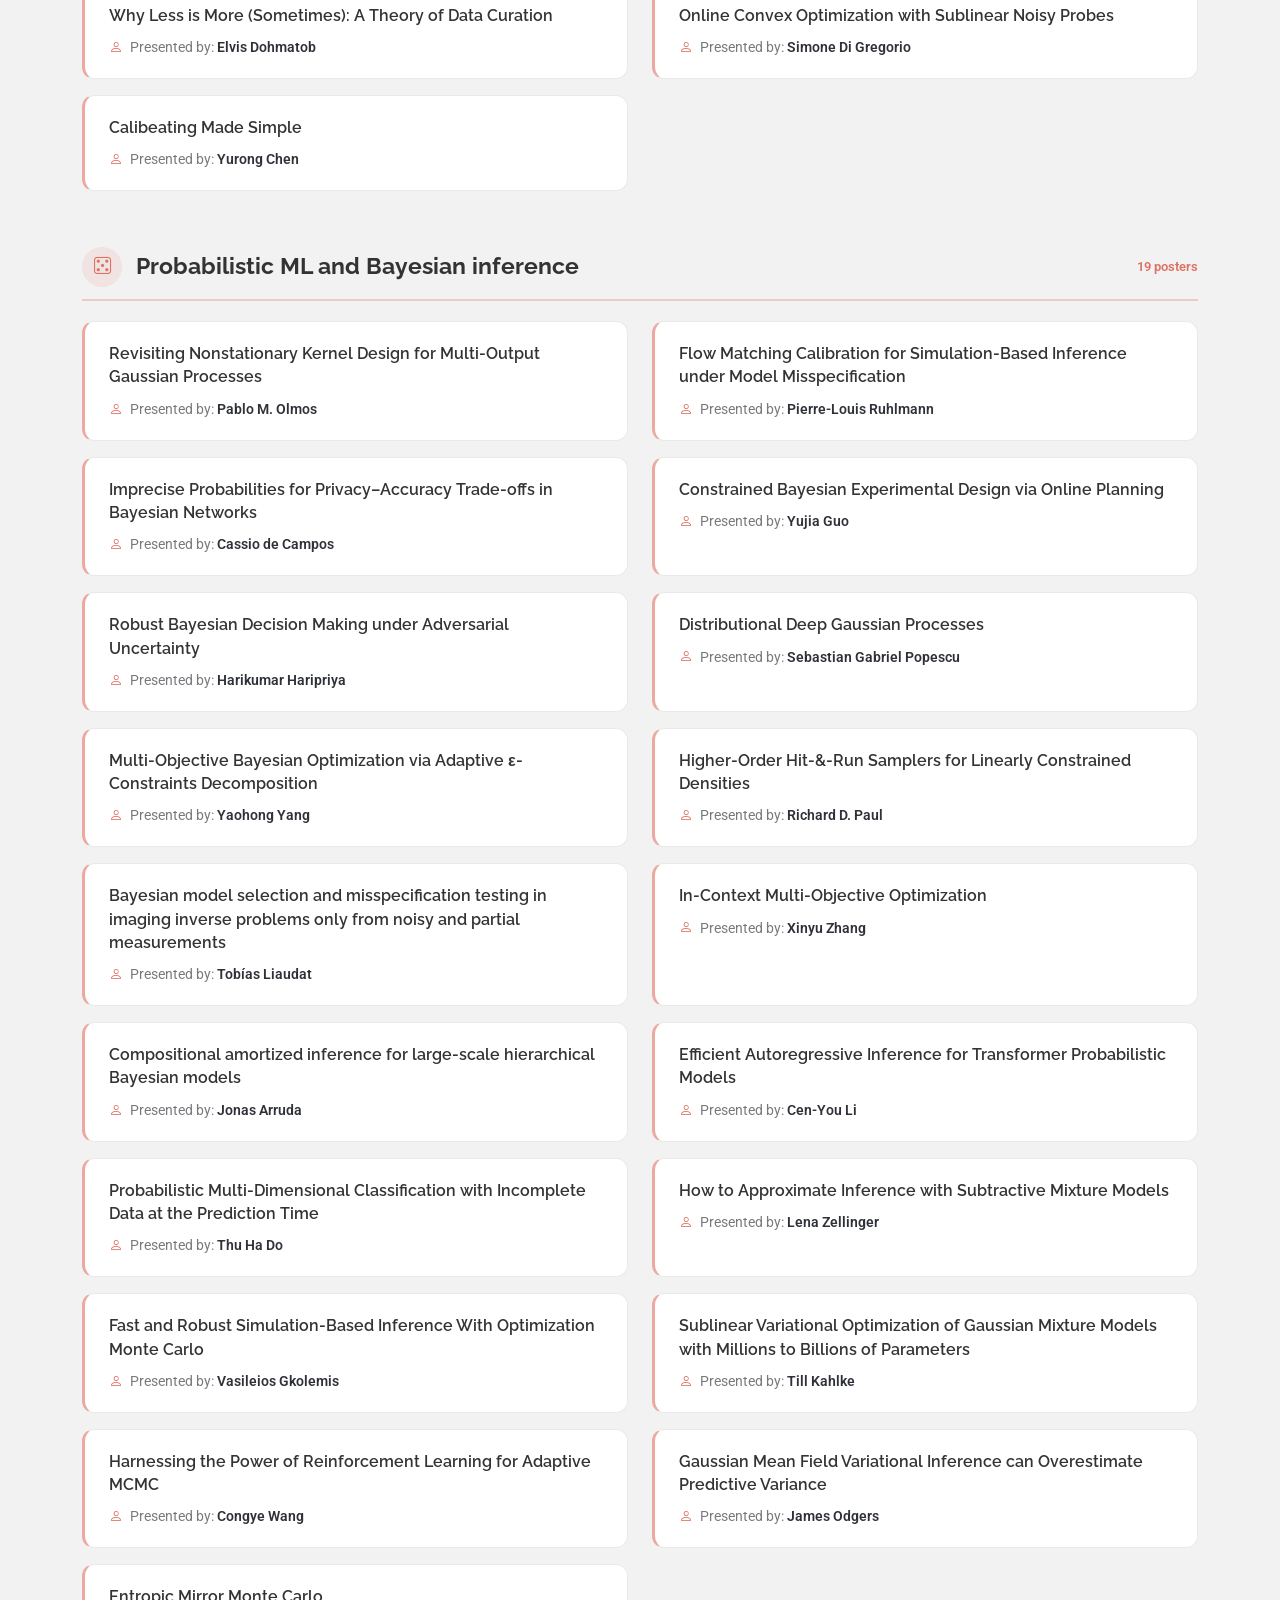
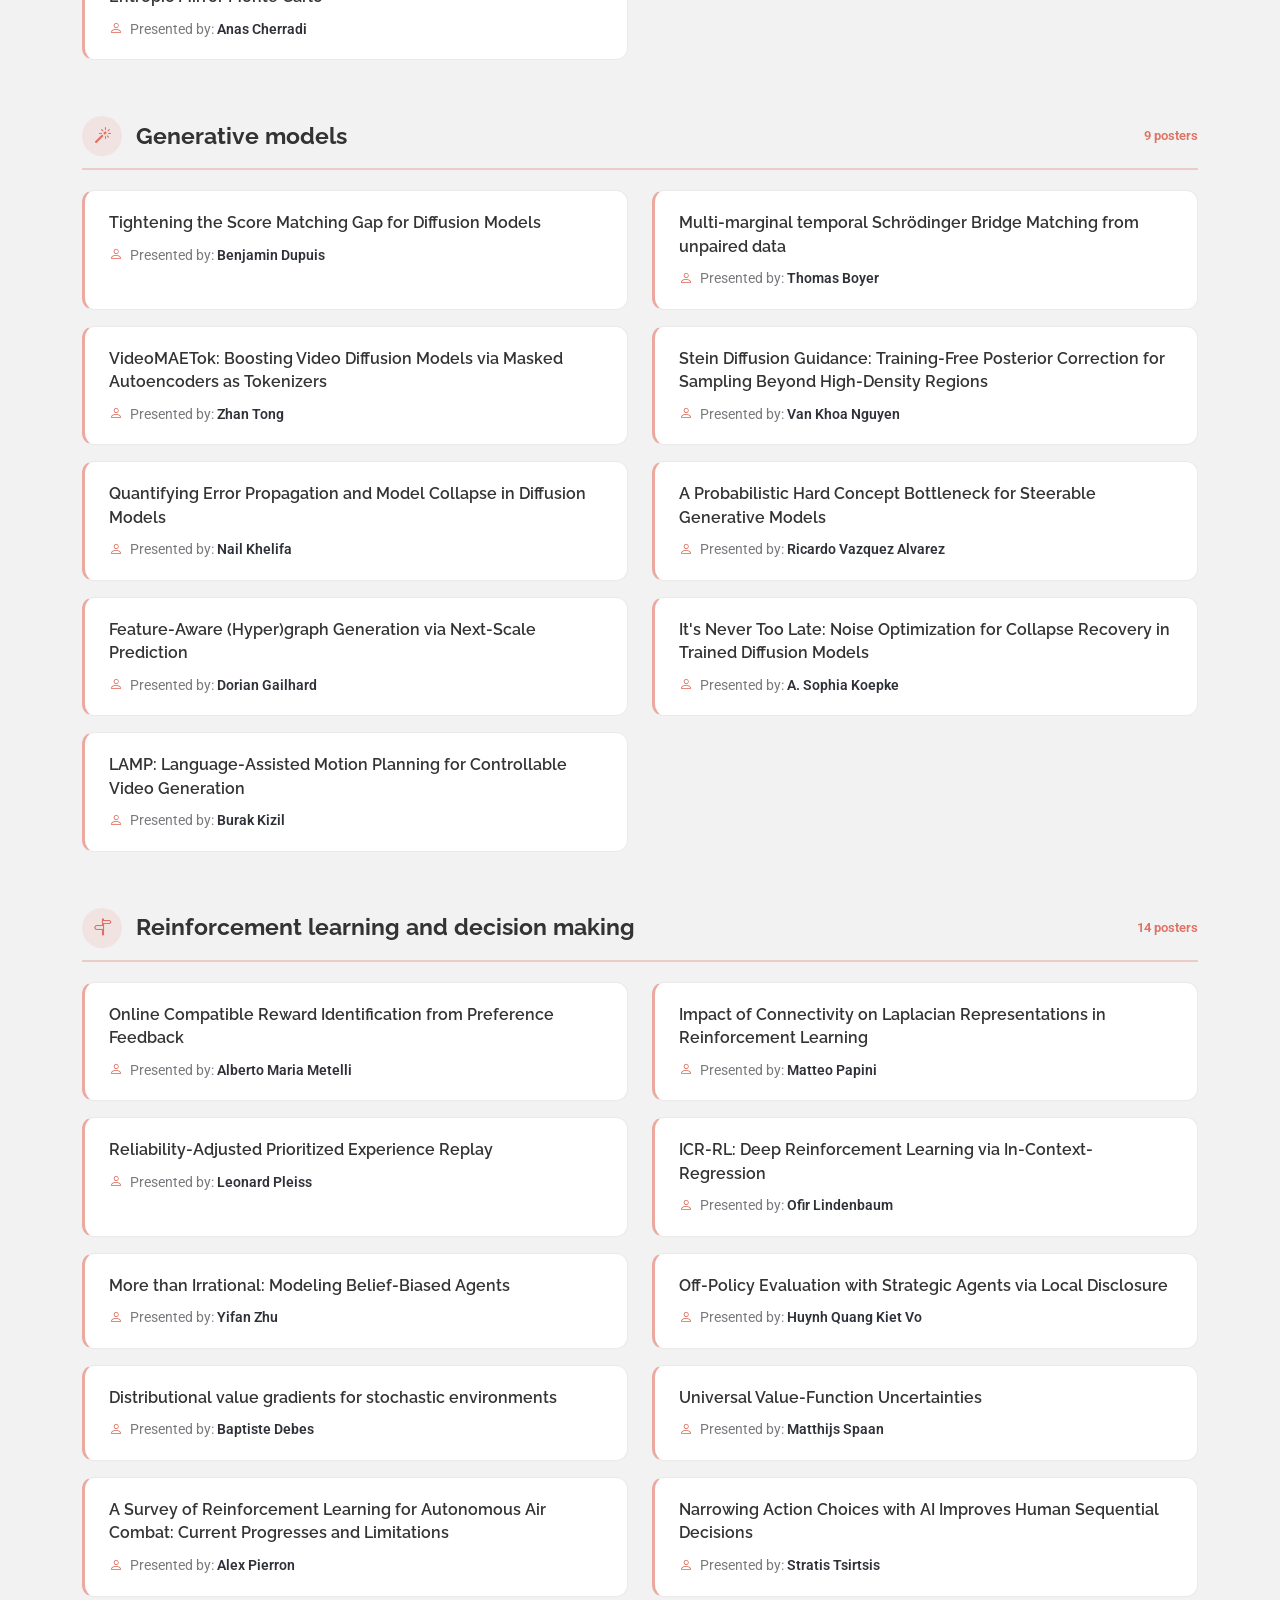
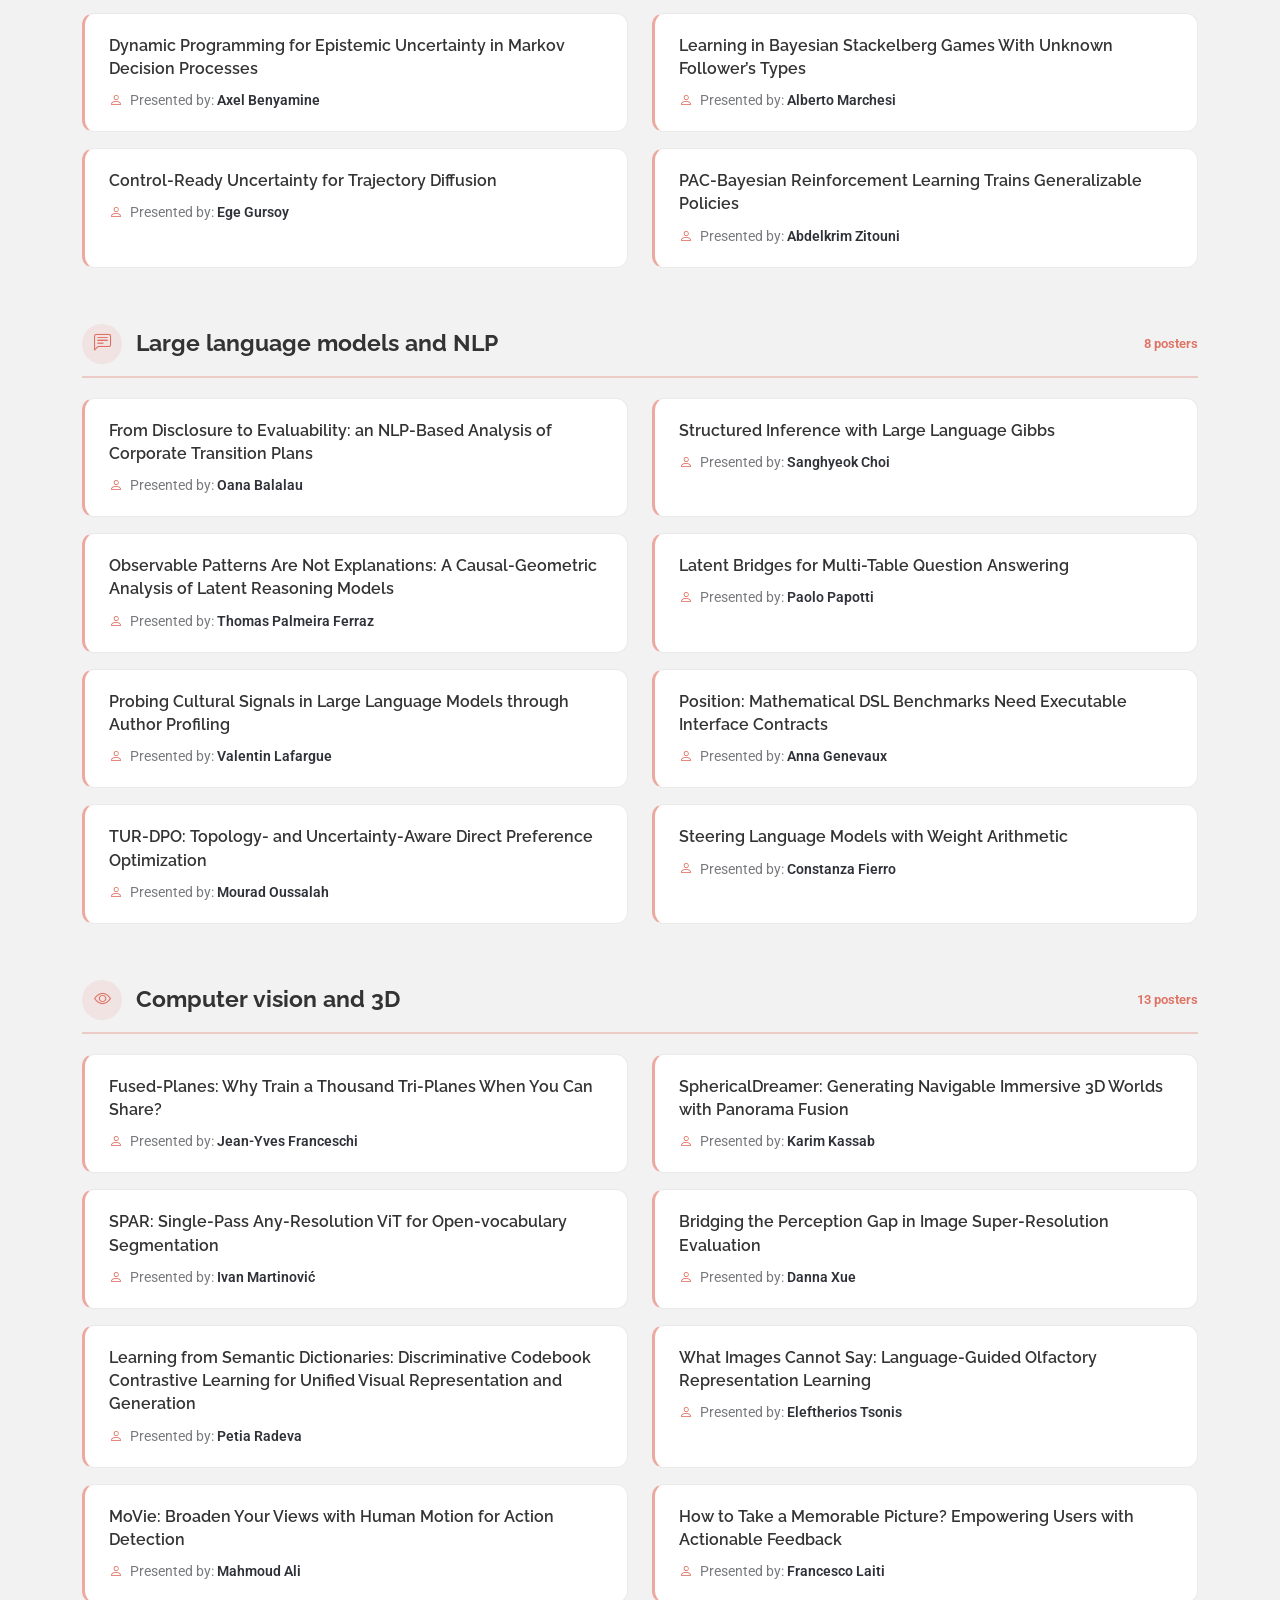
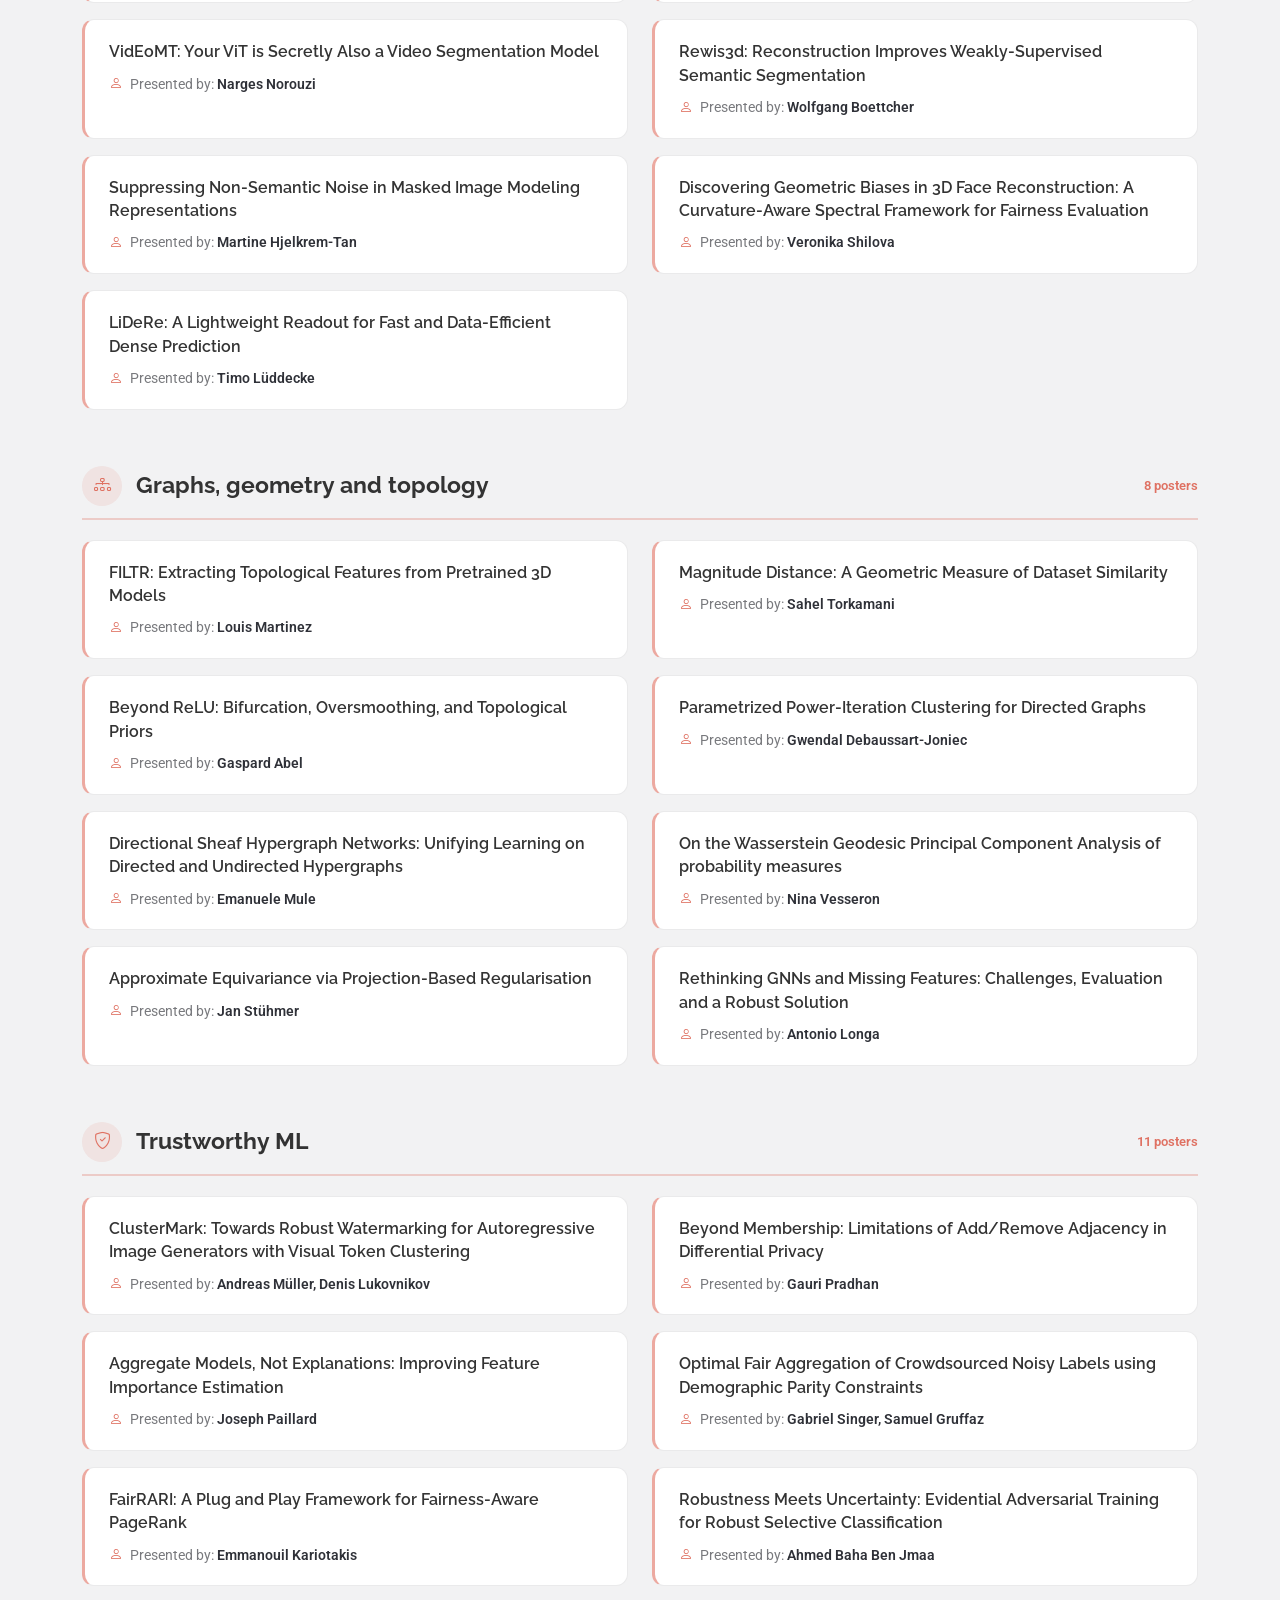
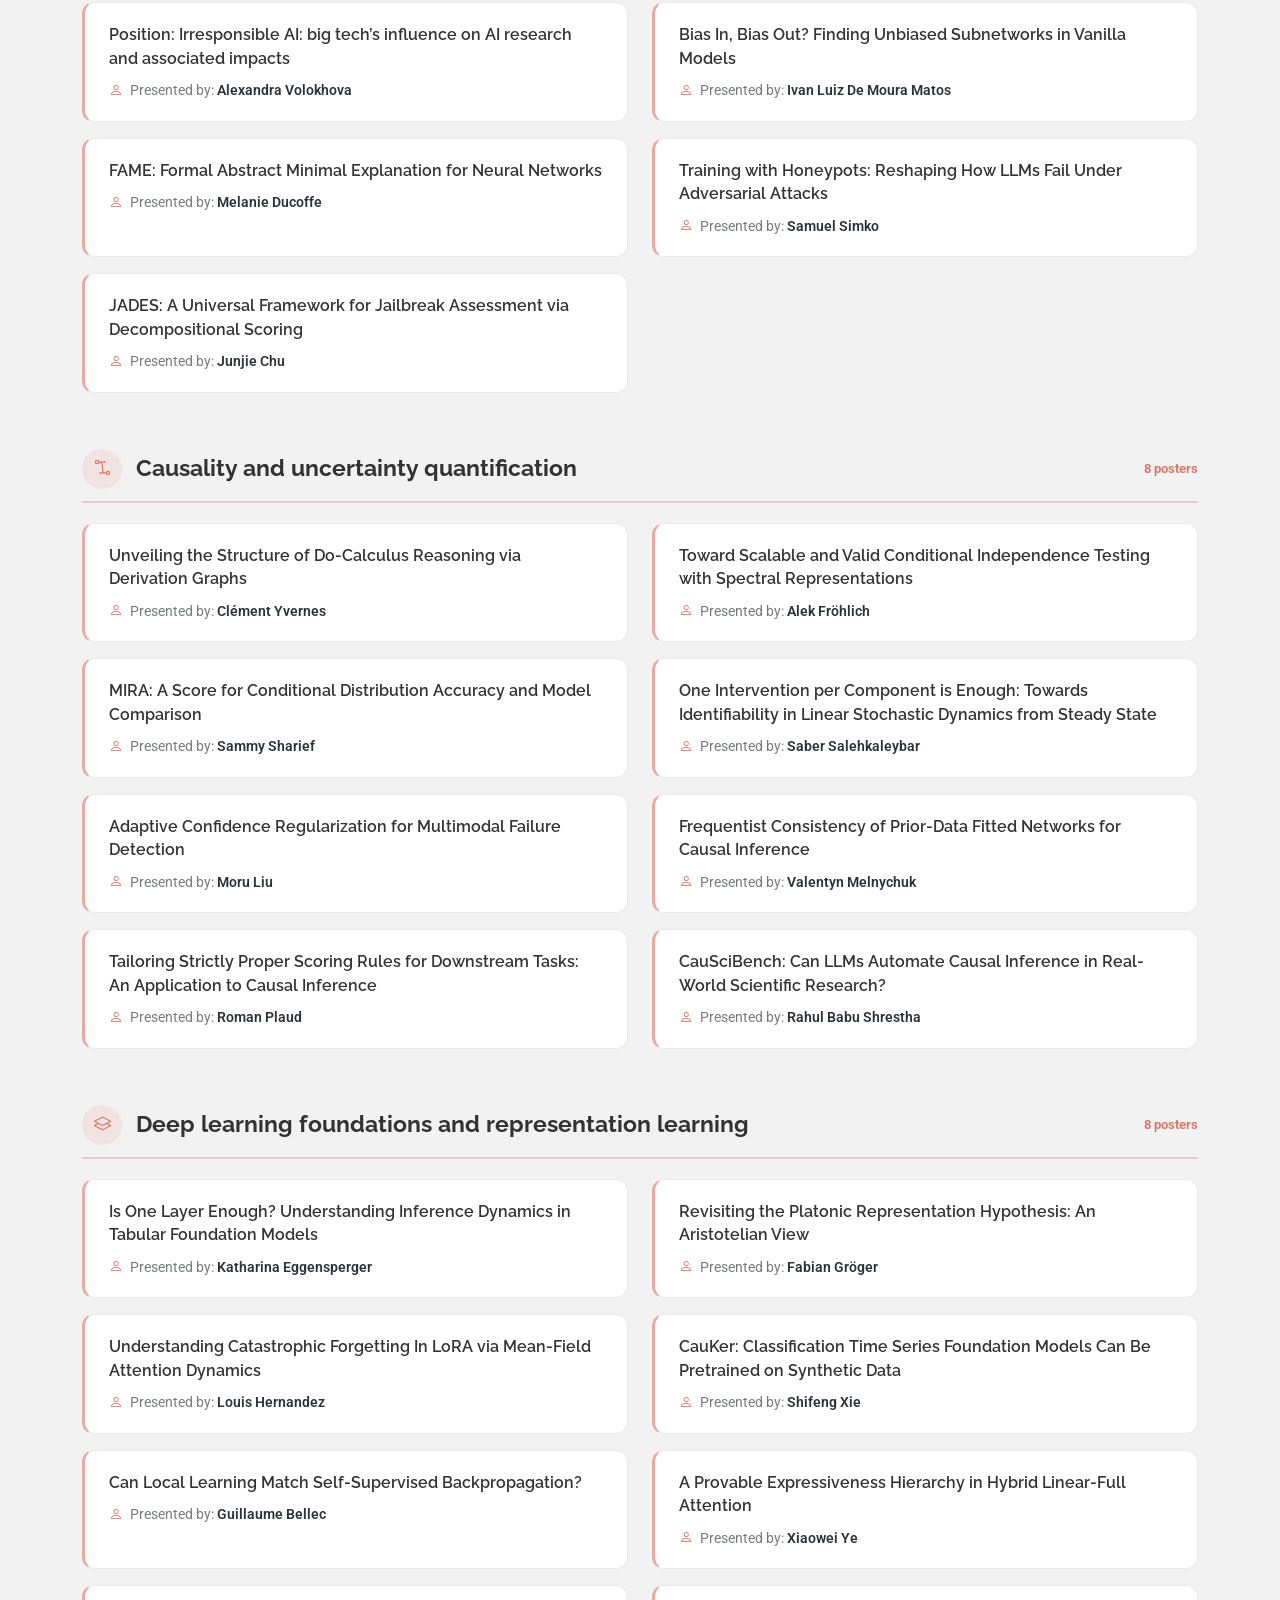
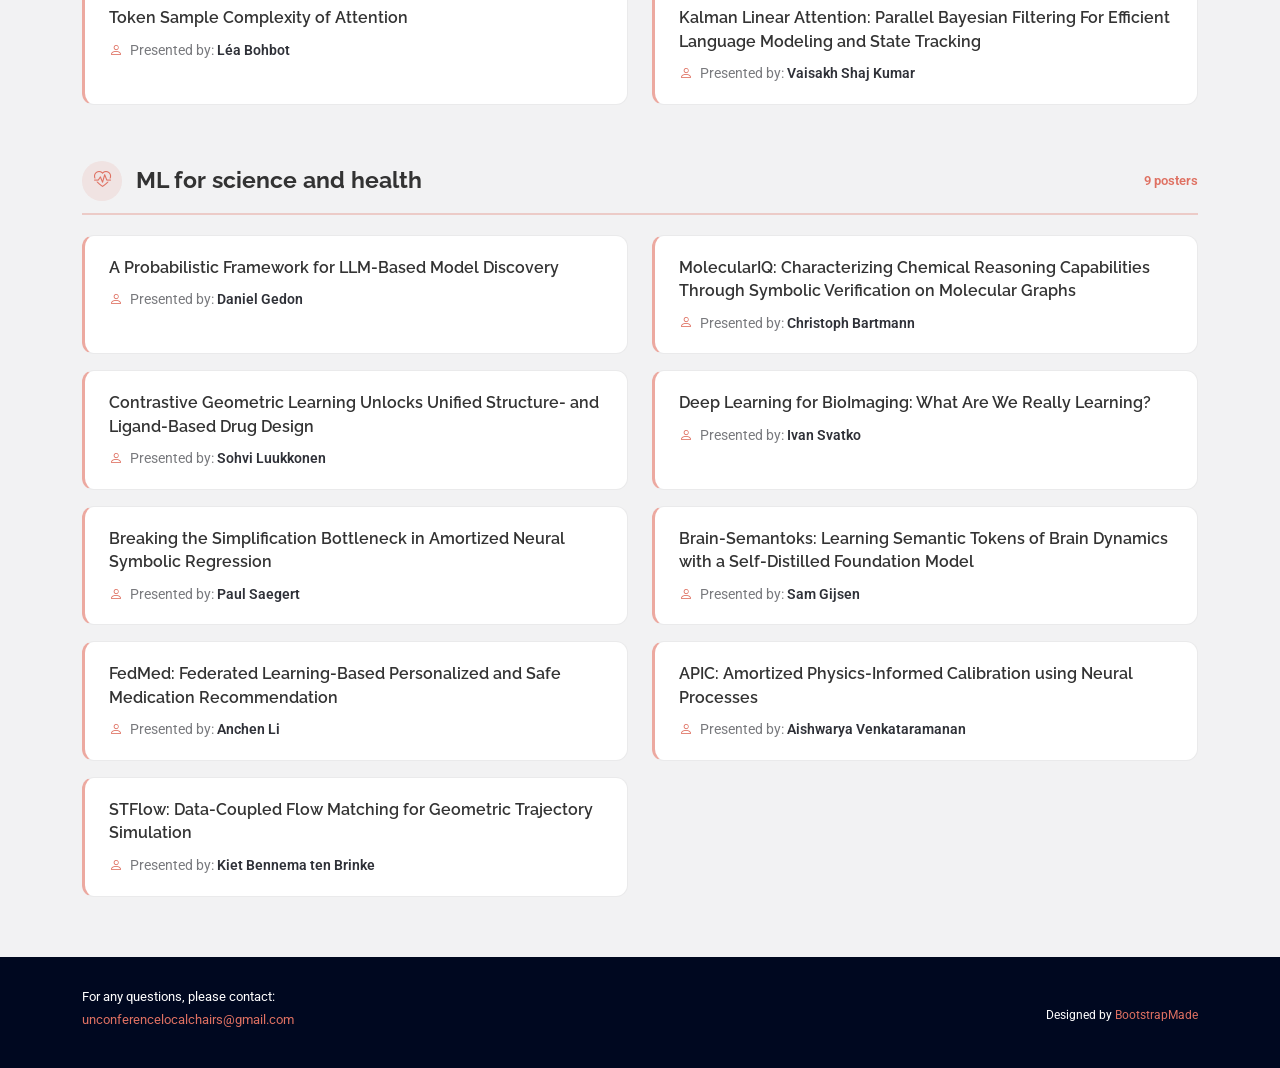
<file: posters.html>
<!DOCTYPE html>
<html lang="en">

<head>
  <meta charset="utf-8">
  <meta content="width=device-width, initial-scale=1.0" name="viewport">
  <title>Accepted Posters - ELLIS UnConference</title>
  <meta name="description" content="Accepted posters at the ELLIS UnConference 2026, grouped by theme.">
  <meta name="keywords" content="">

  <!-- Favicons -->
  <link href="assets/img/ELLIS_logo.png" rel="icon">
  <link href="assets/img/apple-touch-icon.png" rel="apple-touch-icon">

  <!-- Fonts -->
  <link href="https://fonts.googleapis.com" rel="preconnect">
  <link href="https://fonts.gstatic.com" rel="preconnect" crossorigin>
  <link href="https://fonts.googleapis.com/css2?family=Roboto:ital,wght@0,100;0,300;0,400;0,500;0,700;0,900;1,100;1,300;1,400;1,500;1,700;1,900&family=Raleway:ital,wght@0,100;0,200;0,300;0,400;0,500;0,600;0,700;0,800;0,900;1,100;1,200;1,300;1,400;1,500;1,600;1,700;1,800;1,900&display=swap" rel="stylesheet">

  <!-- Vendor CSS Files -->
  <link href="assets/vendor/bootstrap/css/bootstrap.min.css" rel="stylesheet">
  <link href="assets/vendor/bootstrap-icons/bootstrap-icons.css" rel="stylesheet">
  <link href="assets/vendor/aos/aos.css" rel="stylesheet">
  <link href="assets/vendor/glightbox/css/glightbox.min.css" rel="stylesheet">
  <link href="assets/vendor/swiper/swiper-bundle.min.css" rel="stylesheet">

  <!-- Main CSS File -->
  <link href="assets/css/main.css" rel="stylesheet">
</head>

<body class="posters-page">

  <header id="header" class="header d-flex align-items-center fixed-top">
    <div class="container-fluid container-xl position-relative d-flex align-items-center">

      <a href="index.html" class="logo d-flex align-items-center me-auto">
      </a>

      <nav id="navmenu" class="navmenu">
        <ul>
          <li><a href="index.html#hero">Home</a></li>
          <li><a href="index.html#registration">Registration</a></li>
          <li><a href="index.html#schedule">Schedule</a></li>
          <li><a href="index.html#sessions">Sessions</a></li>
          <li><a href="posters.html" class="active">Posters</a></li>
          <li><a href="index.html#sponsors">Sponsors</a></li>
          <li><a href="index.html#tips">Tips for attendees</a></li>
          <li><a href="index.html#organisers">Organisers</a></li>
        </ul>
        <i class="mobile-nav-toggle d-xl-none bi bi-list"></i>
      </nav>

    </div>
  </header>

  <main class="main">

    <div class="page-title dark-background" style="background-image: url(assets/img/Paris.jpg);">
      <div class="container position-relative">
        <h1>Accepted posters</h1>
        <p class="page-subtitle">120 posters presented at the ELLIS UnConference poster session<br>December 8, 2026 · 16:30–18:30 · Paris</p>
      </div>
    </div>

    <section id="posters" class="posters section light-background">

      <div class="container">

        <div class="posters-toolbar" data-aos="fade-up">
          <p class="posters-intro">
            All posters presented at the ELLIS UnConference are papers published in 2026 at top-tier machine learning conferences.
            We warmly thank all the authors who contributed a poster to this year's edition!
          </p>
          <div class="poster-search">
            <i class="bi bi-search"></i>
            <input type="search" id="poster-search" placeholder="Search by title or presenter" aria-label="Search posters by title or presenter">
          </div>
          <p class="poster-results" id="poster-results" aria-live="polite">Showing all 120 posters</p>
          <ul class="theme-chips">
            <li><a href="#learning-theory-and-optimization" class="theme-chip"><i class="bi bi-infinity"></i> Learning theory and optimization <span>13</span></a></li>
            <li><a href="#probabilistic-ml-and-bayesian-inference" class="theme-chip"><i class="bi bi-dice-5"></i> Probabilistic ML and Bayesian inference <span>19</span></a></li>
            <li><a href="#generative-models" class="theme-chip"><i class="bi bi-magic"></i> Generative models <span>9</span></a></li>
            <li><a href="#reinforcement-learning-and-decision-making" class="theme-chip"><i class="bi bi-signpost-split"></i> Reinforcement learning and decision making <span>14</span></a></li>
            <li><a href="#large-language-models-and-nlp" class="theme-chip"><i class="bi bi-chat-left-text"></i> Large language models and NLP <span>8</span></a></li>
            <li><a href="#computer-vision-and-3d" class="theme-chip"><i class="bi bi-eye"></i> Computer vision and 3D <span>13</span></a></li>
            <li><a href="#graphs-geometry-and-topology" class="theme-chip"><i class="bi bi-diagram-3"></i> Graphs, geometry and topology <span>8</span></a></li>
            <li><a href="#trustworthy-ml" class="theme-chip"><i class="bi bi-shield-check"></i> Trustworthy ML <span>11</span></a></li>
            <li><a href="#causality-and-uncertainty-quantification" class="theme-chip"><i class="bi bi-bezier2"></i> Causality and uncertainty quantification <span>8</span></a></li>
            <li><a href="#deep-learning-foundations-and-representation-learning" class="theme-chip"><i class="bi bi-layers"></i> Deep learning foundations and representation learning <span>8</span></a></li>
            <li><a href="#ml-for-science-and-health" class="theme-chip"><i class="bi bi-heart-pulse"></i> ML for science and health <span>9</span></a></li>
          </ul>
        </div>

      <div class="poster-group" id="learning-theory-and-optimization">
        <div class="poster-group-title" data-aos="fade-up">
          <span class="poster-group-icon"><i class="bi bi-infinity"></i></span>
          <h3>Learning theory and optimization</h3>
          <span class="poster-count">13 posters</span>
        </div>
        <div class="row gy-3">
          <div class="col-lg-6 poster-col">
            <article class="poster-card">
              <h4>An Anytime Algorithm for Good Arm Identification</h4>
              <p><i class="bi bi-person"></i> Presented by: <strong>Marc Jourdan</strong></p>
            </article>
          </div>
          <div class="col-lg-6 poster-col">
            <article class="poster-card">
              <h4>Linear Bandits beyond Inner Product Spaces, the case of Bandit Optimal Transport</h4>
              <p><i class="bi bi-person"></i> Presented by: <strong>Lorenzo Croissant</strong></p>
            </article>
          </div>
          <div class="col-lg-6 poster-col">
            <article class="poster-card">
              <h4>Hyperbolic Aware Minimization: Implicit Bias for Sparsity</h4>
              <p><i class="bi bi-person"></i> Presented by: <strong>Rebekka Burkholz</strong></p>
            </article>
          </div>
          <div class="col-lg-6 poster-col">
            <article class="poster-card">
              <h4>Learning Periodic Strategies in Blocking Bandits Is as Hard as Bandits with Switching Costs</h4>
              <p><i class="bi bi-person"></i> Presented by: <strong>Lukas Zierahn</strong></p>
            </article>
          </div>
          <div class="col-lg-6 poster-col">
            <article class="poster-card">
              <h4>Gradient Flow Sampler-based Distributionally Robust Optimization</h4>
              <p><i class="bi bi-person"></i> Presented by: <strong>Jia-Jie Zhu</strong></p>
            </article>
          </div>
          <div class="col-lg-6 poster-col">
            <article class="poster-card">
              <h4>Generalization of Gibbs and Langevin Monte Carlo Algorithms in the Interpolation Regime</h4>
              <p><i class="bi bi-person"></i> Presented by: <strong>Erfan Mirzaei</strong></p>
            </article>
          </div>
          <div class="col-lg-6 poster-col">
            <article class="poster-card">
              <h4>Learning Conditional Averages</h4>
              <p><i class="bi bi-person"></i> Presented by: <strong>Maximilian Thiessen</strong></p>
            </article>
          </div>
          <div class="col-lg-6 poster-col">
            <article class="poster-card">
              <h4>On the Stability of Nonlinear Dynamics in GD and SGD: Beyond Quadratic Potentials</h4>
              <p><i class="bi bi-person"></i> Presented by: <strong>Rotem Mulayoff</strong></p>
            </article>
          </div>
          <div class="col-lg-6 poster-col">
            <article class="poster-card">
              <h4>Non-Clashing Teaching in Graphs: Algorithms, Complexity, and Bounds</h4>
              <p><i class="bi bi-person"></i> Presented by: <strong>Liana Khazaliya</strong></p>
            </article>
          </div>
          <div class="col-lg-6 poster-col">
            <article class="poster-card">
              <h4>Optimal Regularization for Performative Learning</h4>
              <p><i class="bi bi-person"></i> Presented by: <strong>Edwige Cyffers</strong></p>
            </article>
          </div>
          <div class="col-lg-6 poster-col">
            <article class="poster-card">
              <h4>Why Less is More (Sometimes): A Theory of Data Curation</h4>
              <p><i class="bi bi-person"></i> Presented by: <strong>Elvis Dohmatob</strong></p>
            </article>
          </div>
          <div class="col-lg-6 poster-col">
            <article class="poster-card">
              <h4>Online Convex Optimization with Sublinear Noisy Probes</h4>
              <p><i class="bi bi-person"></i> Presented by: <strong>Simone Di Gregorio</strong></p>
            </article>
          </div>
          <div class="col-lg-6 poster-col">
            <article class="poster-card">
              <h4>Calibeating Made Simple</h4>
              <p><i class="bi bi-person"></i> Presented by: <strong>Yurong Chen</strong></p>
            </article>
          </div>
        </div>
      </div>
      <div class="poster-group" id="probabilistic-ml-and-bayesian-inference">
        <div class="poster-group-title" data-aos="fade-up">
          <span class="poster-group-icon"><i class="bi bi-dice-5"></i></span>
          <h3>Probabilistic ML and Bayesian inference</h3>
          <span class="poster-count">19 posters</span>
        </div>
        <div class="row gy-3">
          <div class="col-lg-6 poster-col">
            <article class="poster-card">
              <h4>Revisiting Nonstationary Kernel Design for Multi-Output Gaussian Processes</h4>
              <p><i class="bi bi-person"></i> Presented by: <strong>Pablo M. Olmos</strong></p>
            </article>
          </div>
          <div class="col-lg-6 poster-col">
            <article class="poster-card">
              <h4>Flow Matching Calibration for Simulation-Based Inference under Model Misspecification</h4>
              <p><i class="bi bi-person"></i> Presented by: <strong>Pierre-Louis Ruhlmann</strong></p>
            </article>
          </div>
          <div class="col-lg-6 poster-col">
            <article class="poster-card">
              <h4>Imprecise Probabilities for Privacy–Accuracy Trade-offs in Bayesian Networks</h4>
              <p><i class="bi bi-person"></i> Presented by: <strong>Cassio de Campos</strong></p>
            </article>
          </div>
          <div class="col-lg-6 poster-col">
            <article class="poster-card">
              <h4>Constrained Bayesian Experimental Design via Online Planning</h4>
              <p><i class="bi bi-person"></i> Presented by: <strong>Yujia Guo</strong></p>
            </article>
          </div>
          <div class="col-lg-6 poster-col">
            <article class="poster-card">
              <h4>Robust Bayesian Decision Making under Adversarial Uncertainty</h4>
              <p><i class="bi bi-person"></i> Presented by: <strong>Harikumar Haripriya</strong></p>
            </article>
          </div>
          <div class="col-lg-6 poster-col">
            <article class="poster-card">
              <h4>Distributional Deep Gaussian Processes</h4>
              <p><i class="bi bi-person"></i> Presented by: <strong>Sebastian Gabriel Popescu</strong></p>
            </article>
          </div>
          <div class="col-lg-6 poster-col">
            <article class="poster-card">
              <h4>Multi-Objective Bayesian Optimization via Adaptive ε-Constraints Decomposition</h4>
              <p><i class="bi bi-person"></i> Presented by: <strong>Yaohong Yang</strong></p>
            </article>
          </div>
          <div class="col-lg-6 poster-col">
            <article class="poster-card">
              <h4>Higher-Order Hit-&amp;-Run Samplers for Linearly Constrained Densities</h4>
              <p><i class="bi bi-person"></i> Presented by: <strong>Richard D. Paul</strong></p>
            </article>
          </div>
          <div class="col-lg-6 poster-col">
            <article class="poster-card">
              <h4>Bayesian model selection and misspecification testing in imaging inverse problems only from noisy and partial measurements</h4>
              <p><i class="bi bi-person"></i> Presented by: <strong>Tobías Liaudat</strong></p>
            </article>
          </div>
          <div class="col-lg-6 poster-col">
            <article class="poster-card">
              <h4>In-Context Multi-Objective Optimization</h4>
              <p><i class="bi bi-person"></i> Presented by: <strong>Xinyu Zhang</strong></p>
            </article>
          </div>
          <div class="col-lg-6 poster-col">
            <article class="poster-card">
              <h4>Compositional amortized inference for large-scale hierarchical Bayesian models</h4>
              <p><i class="bi bi-person"></i> Presented by: <strong>Jonas Arruda</strong></p>
            </article>
          </div>
          <div class="col-lg-6 poster-col">
            <article class="poster-card">
              <h4>Efficient Autoregressive Inference for Transformer Probabilistic Models</h4>
              <p><i class="bi bi-person"></i> Presented by: <strong>Cen-You Li</strong></p>
            </article>
          </div>
          <div class="col-lg-6 poster-col">
            <article class="poster-card">
              <h4>Probabilistic Multi-Dimensional Classification with Incomplete Data at the Prediction Time</h4>
              <p><i class="bi bi-person"></i> Presented by: <strong>Thu Ha Do</strong></p>
            </article>
          </div>
          <div class="col-lg-6 poster-col">
            <article class="poster-card">
              <h4>How to Approximate Inference with Subtractive Mixture Models</h4>
              <p><i class="bi bi-person"></i> Presented by: <strong>Lena Zellinger</strong></p>
            </article>
          </div>
          <div class="col-lg-6 poster-col">
            <article class="poster-card">
              <h4>Fast and Robust Simulation-Based Inference With Optimization Monte Carlo</h4>
              <p><i class="bi bi-person"></i> Presented by: <strong>Vasileios Gkolemis</strong></p>
            </article>
          </div>
          <div class="col-lg-6 poster-col">
            <article class="poster-card">
              <h4>Sublinear Variational Optimization of Gaussian Mixture Models with Millions to Billions of Parameters</h4>
              <p><i class="bi bi-person"></i> Presented by: <strong>Till Kahlke</strong></p>
            </article>
          </div>
          <div class="col-lg-6 poster-col">
            <article class="poster-card">
              <h4>Harnessing the Power of Reinforcement Learning for Adaptive MCMC</h4>
              <p><i class="bi bi-person"></i> Presented by: <strong>Congye Wang</strong></p>
            </article>
          </div>
          <div class="col-lg-6 poster-col">
            <article class="poster-card">
              <h4>Gaussian Mean Field Variational Inference can Overestimate Predictive Variance</h4>
              <p><i class="bi bi-person"></i> Presented by: <strong>James Odgers</strong></p>
            </article>
          </div>
          <div class="col-lg-6 poster-col">
            <article class="poster-card">
              <h4>Entropic Mirror Monte Carlo</h4>
              <p><i class="bi bi-person"></i> Presented by: <strong>Anas Cherradi</strong></p>
            </article>
          </div>
        </div>
      </div>
      <div class="poster-group" id="generative-models">
        <div class="poster-group-title" data-aos="fade-up">
          <span class="poster-group-icon"><i class="bi bi-magic"></i></span>
          <h3>Generative models</h3>
          <span class="poster-count">9 posters</span>
        </div>
        <div class="row gy-3">
          <div class="col-lg-6 poster-col">
            <article class="poster-card">
              <h4>Tightening the Score Matching Gap for Diffusion Models</h4>
              <p><i class="bi bi-person"></i> Presented by: <strong>Benjamin Dupuis</strong></p>
            </article>
          </div>
          <div class="col-lg-6 poster-col">
            <article class="poster-card">
              <h4>Multi-marginal temporal Schrödinger Bridge Matching from unpaired data</h4>
              <p><i class="bi bi-person"></i> Presented by: <strong>Thomas Boyer</strong></p>
            </article>
          </div>
          <div class="col-lg-6 poster-col">
            <article class="poster-card">
              <h4>VideoMAETok: Boosting Video Diffusion Models via Masked Autoencoders as Tokenizers</h4>
              <p><i class="bi bi-person"></i> Presented by: <strong>Zhan Tong</strong></p>
            </article>
          </div>
          <div class="col-lg-6 poster-col">
            <article class="poster-card">
              <h4>Stein Diffusion Guidance: Training-Free Posterior Correction for Sampling Beyond High-Density Regions</h4>
              <p><i class="bi bi-person"></i> Presented by: <strong>Van Khoa Nguyen</strong></p>
            </article>
          </div>
          <div class="col-lg-6 poster-col">
            <article class="poster-card">
              <h4>Quantifying Error Propagation and Model Collapse in Diffusion Models</h4>
              <p><i class="bi bi-person"></i> Presented by: <strong>Nail Khelifa</strong></p>
            </article>
          </div>
          <div class="col-lg-6 poster-col">
            <article class="poster-card">
              <h4>A Probabilistic Hard Concept Bottleneck for Steerable Generative Models</h4>
              <p><i class="bi bi-person"></i> Presented by: <strong>Ricardo Vazquez Alvarez</strong></p>
            </article>
          </div>
          <div class="col-lg-6 poster-col">
            <article class="poster-card">
              <h4>Feature-Aware (Hyper)graph Generation via Next-Scale Prediction</h4>
              <p><i class="bi bi-person"></i> Presented by: <strong>Dorian Gailhard</strong></p>
            </article>
          </div>
          <div class="col-lg-6 poster-col">
            <article class="poster-card">
              <h4>It&#x27;s Never Too Late: Noise Optimization for Collapse Recovery in Trained Diffusion Models</h4>
              <p><i class="bi bi-person"></i> Presented by: <strong>A. Sophia Koepke</strong></p>
            </article>
          </div>
          <div class="col-lg-6 poster-col">
            <article class="poster-card">
              <h4>LAMP: Language-Assisted Motion Planning for Controllable Video Generation</h4>
              <p><i class="bi bi-person"></i> Presented by: <strong>Burak Kizil</strong></p>
            </article>
          </div>
        </div>
      </div>
      <div class="poster-group" id="reinforcement-learning-and-decision-making">
        <div class="poster-group-title" data-aos="fade-up">
          <span class="poster-group-icon"><i class="bi bi-signpost-split"></i></span>
          <h3>Reinforcement learning and decision making</h3>
          <span class="poster-count">14 posters</span>
        </div>
        <div class="row gy-3">
          <div class="col-lg-6 poster-col">
            <article class="poster-card">
              <h4>Online Compatible Reward Identification from Preference Feedback</h4>
              <p><i class="bi bi-person"></i> Presented by: <strong>Alberto Maria Metelli</strong></p>
            </article>
          </div>
          <div class="col-lg-6 poster-col">
            <article class="poster-card">
              <h4>Impact of Connectivity on Laplacian Representations in Reinforcement Learning</h4>
              <p><i class="bi bi-person"></i> Presented by: <strong>Matteo Papini</strong></p>
            </article>
          </div>
          <div class="col-lg-6 poster-col">
            <article class="poster-card">
              <h4>Reliability-Adjusted Prioritized Experience Replay</h4>
              <p><i class="bi bi-person"></i> Presented by: <strong>Leonard Pleiss</strong></p>
            </article>
          </div>
          <div class="col-lg-6 poster-col">
            <article class="poster-card">
              <h4>ICR-RL: Deep Reinforcement Learning via In-Context-Regression</h4>
              <p><i class="bi bi-person"></i> Presented by: <strong>Ofir Lindenbaum</strong></p>
            </article>
          </div>
          <div class="col-lg-6 poster-col">
            <article class="poster-card">
              <h4>More than Irrational: Modeling Belief-Biased Agents</h4>
              <p><i class="bi bi-person"></i> Presented by: <strong>Yifan Zhu</strong></p>
            </article>
          </div>
          <div class="col-lg-6 poster-col">
            <article class="poster-card">
              <h4>Off-Policy Evaluation with Strategic Agents via Local Disclosure</h4>
              <p><i class="bi bi-person"></i> Presented by: <strong>Huynh Quang Kiet Vo</strong></p>
            </article>
          </div>
          <div class="col-lg-6 poster-col">
            <article class="poster-card">
              <h4>Distributional value gradients for stochastic environments</h4>
              <p><i class="bi bi-person"></i> Presented by: <strong>Baptiste Debes</strong></p>
            </article>
          </div>
          <div class="col-lg-6 poster-col">
            <article class="poster-card">
              <h4>Universal Value-Function Uncertainties</h4>
              <p><i class="bi bi-person"></i> Presented by: <strong>Matthijs Spaan</strong></p>
            </article>
          </div>
          <div class="col-lg-6 poster-col">
            <article class="poster-card">
              <h4>A Survey of Reinforcement Learning for Autonomous Air Combat: Current Progresses and Limitations</h4>
              <p><i class="bi bi-person"></i> Presented by: <strong>Alex Pierron</strong></p>
            </article>
          </div>
          <div class="col-lg-6 poster-col">
            <article class="poster-card">
              <h4>Narrowing Action Choices with AI Improves Human Sequential Decisions</h4>
              <p><i class="bi bi-person"></i> Presented by: <strong>Stratis Tsirtsis</strong></p>
            </article>
          </div>
          <div class="col-lg-6 poster-col">
            <article class="poster-card">
              <h4>Dynamic Programming for Epistemic Uncertainty in Markov Decision Processes</h4>
              <p><i class="bi bi-person"></i> Presented by: <strong>Axel Benyamine</strong></p>
            </article>
          </div>
          <div class="col-lg-6 poster-col">
            <article class="poster-card">
              <h4>Learning in Bayesian Stackelberg Games With Unknown Follower’s Types</h4>
              <p><i class="bi bi-person"></i> Presented by: <strong>Alberto Marchesi</strong></p>
            </article>
          </div>
          <div class="col-lg-6 poster-col">
            <article class="poster-card">
              <h4>Control-Ready Uncertainty for Trajectory Diffusion</h4>
              <p><i class="bi bi-person"></i> Presented by: <strong>Ege Gursoy</strong></p>
            </article>
          </div>
          <div class="col-lg-6 poster-col">
            <article class="poster-card">
              <h4>PAC-Bayesian Reinforcement Learning Trains Generalizable Policies</h4>
              <p><i class="bi bi-person"></i> Presented by: <strong>Abdelkrim Zitouni</strong></p>
            </article>
          </div>
        </div>
      </div>
      <div class="poster-group" id="large-language-models-and-nlp">
        <div class="poster-group-title" data-aos="fade-up">
          <span class="poster-group-icon"><i class="bi bi-chat-left-text"></i></span>
          <h3>Large language models and NLP</h3>
          <span class="poster-count">8 posters</span>
        </div>
        <div class="row gy-3">
          <div class="col-lg-6 poster-col">
            <article class="poster-card">
              <h4>From Disclosure to Evaluability: an NLP-Based Analysis of Corporate Transition Plans</h4>
              <p><i class="bi bi-person"></i> Presented by: <strong>Oana Balalau</strong></p>
            </article>
          </div>
          <div class="col-lg-6 poster-col">
            <article class="poster-card">
              <h4>Structured Inference with Large Language Gibbs</h4>
              <p><i class="bi bi-person"></i> Presented by: <strong>Sanghyeok Choi</strong></p>
            </article>
          </div>
          <div class="col-lg-6 poster-col">
            <article class="poster-card">
              <h4>Observable Patterns Are Not Explanations: A Causal-Geometric Analysis of Latent Reasoning Models</h4>
              <p><i class="bi bi-person"></i> Presented by: <strong>Thomas Palmeira Ferraz</strong></p>
            </article>
          </div>
          <div class="col-lg-6 poster-col">
            <article class="poster-card">
              <h4>Latent Bridges for Multi-Table Question Answering</h4>
              <p><i class="bi bi-person"></i> Presented by: <strong>Paolo Papotti</strong></p>
            </article>
          </div>
          <div class="col-lg-6 poster-col">
            <article class="poster-card">
              <h4>Probing Cultural Signals in Large Language Models through Author Profiling</h4>
              <p><i class="bi bi-person"></i> Presented by: <strong>Valentin Lafargue</strong></p>
            </article>
          </div>
          <div class="col-lg-6 poster-col">
            <article class="poster-card">
              <h4>Position: Mathematical DSL Benchmarks Need Executable Interface Contracts</h4>
              <p><i class="bi bi-person"></i> Presented by: <strong>Anna Genevaux</strong></p>
            </article>
          </div>
          <div class="col-lg-6 poster-col">
            <article class="poster-card">
              <h4>TUR-DPO: Topology- and Uncertainty-Aware Direct Preference Optimization</h4>
              <p><i class="bi bi-person"></i> Presented by: <strong>Mourad Oussalah</strong></p>
            </article>
          </div>
          <div class="col-lg-6 poster-col">
            <article class="poster-card">
              <h4>Steering Language Models with Weight Arithmetic</h4>
              <p><i class="bi bi-person"></i> Presented by: <strong>Constanza Fierro</strong></p>
            </article>
          </div>
        </div>
      </div>
      <div class="poster-group" id="computer-vision-and-3d">
        <div class="poster-group-title" data-aos="fade-up">
          <span class="poster-group-icon"><i class="bi bi-eye"></i></span>
          <h3>Computer vision and 3D</h3>
          <span class="poster-count">13 posters</span>
        </div>
        <div class="row gy-3">
          <div class="col-lg-6 poster-col">
            <article class="poster-card">
              <h4>Fused-Planes: Why Train a Thousand Tri-Planes When You Can Share?</h4>
              <p><i class="bi bi-person"></i> Presented by: <strong>Jean-Yves Franceschi</strong></p>
            </article>
          </div>
          <div class="col-lg-6 poster-col">
            <article class="poster-card">
              <h4>SphericalDreamer: Generating Navigable Immersive 3D Worlds with Panorama Fusion</h4>
              <p><i class="bi bi-person"></i> Presented by: <strong>Karim Kassab</strong></p>
            </article>
          </div>
          <div class="col-lg-6 poster-col">
            <article class="poster-card">
              <h4>SPAR: Single-Pass Any-Resolution ViT for Open-vocabulary Segmentation</h4>
              <p><i class="bi bi-person"></i> Presented by: <strong>Ivan Martinović</strong></p>
            </article>
          </div>
          <div class="col-lg-6 poster-col">
            <article class="poster-card">
              <h4>Bridging the Perception Gap in Image Super-Resolution Evaluation</h4>
              <p><i class="bi bi-person"></i> Presented by: <strong>Danna Xue</strong></p>
            </article>
          </div>
          <div class="col-lg-6 poster-col">
            <article class="poster-card">
              <h4>Learning from Semantic Dictionaries: Discriminative Codebook Contrastive Learning for Unified Visual Representation and Generation</h4>
              <p><i class="bi bi-person"></i> Presented by: <strong>Petia Radeva</strong></p>
            </article>
          </div>
          <div class="col-lg-6 poster-col">
            <article class="poster-card">
              <h4>What Images Cannot Say: Language-Guided Olfactory Representation Learning</h4>
              <p><i class="bi bi-person"></i> Presented by: <strong>Eleftherios Tsonis</strong></p>
            </article>
          </div>
          <div class="col-lg-6 poster-col">
            <article class="poster-card">
              <h4>MoVie: Broaden Your Views with Human Motion for Action Detection</h4>
              <p><i class="bi bi-person"></i> Presented by: <strong>Mahmoud Ali</strong></p>
            </article>
          </div>
          <div class="col-lg-6 poster-col">
            <article class="poster-card">
              <h4>How to Take a Memorable Picture? Empowering Users with Actionable Feedback</h4>
              <p><i class="bi bi-person"></i> Presented by: <strong>Francesco Laiti</strong></p>
            </article>
          </div>
          <div class="col-lg-6 poster-col">
            <article class="poster-card">
              <h4>VidEoMT: Your ViT is Secretly Also a Video Segmentation Model</h4>
              <p><i class="bi bi-person"></i> Presented by: <strong>Narges Norouzi</strong></p>
            </article>
          </div>
          <div class="col-lg-6 poster-col">
            <article class="poster-card">
              <h4>Rewis3d: Reconstruction Improves Weakly-Supervised Semantic Segmentation</h4>
              <p><i class="bi bi-person"></i> Presented by: <strong>Wolfgang Boettcher</strong></p>
            </article>
          </div>
          <div class="col-lg-6 poster-col">
            <article class="poster-card">
              <h4>Suppressing Non-Semantic Noise in Masked Image Modeling Representations</h4>
              <p><i class="bi bi-person"></i> Presented by: <strong>Martine Hjelkrem-Tan</strong></p>
            </article>
          </div>
          <div class="col-lg-6 poster-col">
            <article class="poster-card">
              <h4>Discovering Geometric Biases in 3D Face Reconstruction: A Curvature-Aware Spectral Framework for Fairness Evaluation</h4>
              <p><i class="bi bi-person"></i> Presented by: <strong>Veronika Shilova</strong></p>
            </article>
          </div>
          <div class="col-lg-6 poster-col">
            <article class="poster-card">
              <h4>LiDeRe: A Lightweight Readout for Fast and Data-Efficient Dense Prediction</h4>
              <p><i class="bi bi-person"></i> Presented by: <strong>Timo Lüddecke</strong></p>
            </article>
          </div>
        </div>
      </div>
      <div class="poster-group" id="graphs-geometry-and-topology">
        <div class="poster-group-title" data-aos="fade-up">
          <span class="poster-group-icon"><i class="bi bi-diagram-3"></i></span>
          <h3>Graphs, geometry and topology</h3>
          <span class="poster-count">8 posters</span>
        </div>
        <div class="row gy-3">
          <div class="col-lg-6 poster-col">
            <article class="poster-card">
              <h4>FILTR: Extracting Topological Features from Pretrained 3D Models</h4>
              <p><i class="bi bi-person"></i> Presented by: <strong>Louis Martinez</strong></p>
            </article>
          </div>
          <div class="col-lg-6 poster-col">
            <article class="poster-card">
              <h4>Magnitude Distance: A Geometric Measure of Dataset Similarity</h4>
              <p><i class="bi bi-person"></i> Presented by: <strong>Sahel Torkamani</strong></p>
            </article>
          </div>
          <div class="col-lg-6 poster-col">
            <article class="poster-card">
              <h4>Beyond ReLU: Bifurcation, Oversmoothing, and Topological Priors</h4>
              <p><i class="bi bi-person"></i> Presented by: <strong>Gaspard Abel</strong></p>
            </article>
          </div>
          <div class="col-lg-6 poster-col">
            <article class="poster-card">
              <h4>Parametrized Power-Iteration Clustering for Directed Graphs</h4>
              <p><i class="bi bi-person"></i> Presented by: <strong>Gwendal Debaussart-Joniec</strong></p>
            </article>
          </div>
          <div class="col-lg-6 poster-col">
            <article class="poster-card">
              <h4>Directional Sheaf Hypergraph Networks: Unifying Learning on Directed and Undirected Hypergraphs</h4>
              <p><i class="bi bi-person"></i> Presented by: <strong>Emanuele Mule</strong></p>
            </article>
          </div>
          <div class="col-lg-6 poster-col">
            <article class="poster-card">
              <h4>On the Wasserstein Geodesic Principal Component Analysis of probability measures</h4>
              <p><i class="bi bi-person"></i> Presented by: <strong>Nina Vesseron</strong></p>
            </article>
          </div>
          <div class="col-lg-6 poster-col">
            <article class="poster-card">
              <h4>Approximate Equivariance via Projection-Based Regularisation</h4>
              <p><i class="bi bi-person"></i> Presented by: <strong>Jan Stühmer</strong></p>
            </article>
          </div>
          <div class="col-lg-6 poster-col">
            <article class="poster-card">
              <h4>Rethinking GNNs and Missing Features: Challenges, Evaluation and a Robust Solution</h4>
              <p><i class="bi bi-person"></i> Presented by: <strong>Antonio Longa</strong></p>
            </article>
          </div>
        </div>
      </div>
      <div class="poster-group" id="trustworthy-ml">
        <div class="poster-group-title" data-aos="fade-up">
          <span class="poster-group-icon"><i class="bi bi-shield-check"></i></span>
          <h3>Trustworthy ML</h3>
          <span class="poster-count">11 posters</span>
        </div>
        <div class="row gy-3">
          <div class="col-lg-6 poster-col">
            <article class="poster-card">
              <h4>ClusterMark: Towards Robust Watermarking for Autoregressive Image Generators with Visual Token Clustering</h4>
              <p><i class="bi bi-person"></i> Presented by: <strong>Andreas Müller, Denis Lukovnikov</strong></p>
            </article>
          </div>
          <div class="col-lg-6 poster-col">
            <article class="poster-card">
              <h4>Beyond Membership: Limitations of Add/Remove Adjacency in Differential Privacy</h4>
              <p><i class="bi bi-person"></i> Presented by: <strong>Gauri Pradhan</strong></p>
            </article>
          </div>
          <div class="col-lg-6 poster-col">
            <article class="poster-card">
              <h4>Aggregate Models, Not Explanations: Improving Feature Importance Estimation</h4>
              <p><i class="bi bi-person"></i> Presented by: <strong>Joseph Paillard</strong></p>
            </article>
          </div>
          <div class="col-lg-6 poster-col">
            <article class="poster-card">
              <h4>Optimal Fair Aggregation of Crowdsourced Noisy Labels using Demographic Parity Constraints</h4>
              <p><i class="bi bi-person"></i> Presented by: <strong>Gabriel Singer, Samuel Gruffaz</strong></p>
            </article>
          </div>
          <div class="col-lg-6 poster-col">
            <article class="poster-card">
              <h4>FairRARI: A Plug and Play Framework for Fairness-Aware PageRank</h4>
              <p><i class="bi bi-person"></i> Presented by: <strong>Emmanouil Kariotakis</strong></p>
            </article>
          </div>
          <div class="col-lg-6 poster-col">
            <article class="poster-card">
              <h4>Robustness Meets Uncertainty: Evidential Adversarial Training for Robust Selective Classification</h4>
              <p><i class="bi bi-person"></i> Presented by: <strong>Ahmed Baha Ben Jmaa</strong></p>
            </article>
          </div>
          <div class="col-lg-6 poster-col">
            <article class="poster-card">
              <h4>Position: Irresponsible AI: big tech’s influence on AI research and associated impacts</h4>
              <p><i class="bi bi-person"></i> Presented by: <strong>Alexandra Volokhova</strong></p>
            </article>
          </div>
          <div class="col-lg-6 poster-col">
            <article class="poster-card">
              <h4>Bias In, Bias Out? Finding Unbiased Subnetworks in Vanilla Models</h4>
              <p><i class="bi bi-person"></i> Presented by: <strong>Ivan Luiz De Moura Matos</strong></p>
            </article>
          </div>
          <div class="col-lg-6 poster-col">
            <article class="poster-card">
              <h4>FAME: Formal Abstract Minimal Explanation for Neural Networks</h4>
              <p><i class="bi bi-person"></i> Presented by: <strong>Melanie Ducoffe</strong></p>
            </article>
          </div>
          <div class="col-lg-6 poster-col">
            <article class="poster-card">
              <h4>Training with Honeypots: Reshaping How LLMs Fail Under Adversarial Attacks</h4>
              <p><i class="bi bi-person"></i> Presented by: <strong>Samuel Simko</strong></p>
            </article>
          </div>
          <div class="col-lg-6 poster-col">
            <article class="poster-card">
              <h4>JADES: A Universal Framework for Jailbreak Assessment via Decompositional Scoring</h4>
              <p><i class="bi bi-person"></i> Presented by: <strong>Junjie Chu</strong></p>
            </article>
          </div>
        </div>
      </div>
      <div class="poster-group" id="causality-and-uncertainty-quantification">
        <div class="poster-group-title" data-aos="fade-up">
          <span class="poster-group-icon"><i class="bi bi-bezier2"></i></span>
          <h3>Causality and uncertainty quantification</h3>
          <span class="poster-count">8 posters</span>
        </div>
        <div class="row gy-3">
          <div class="col-lg-6 poster-col">
            <article class="poster-card">
              <h4>Unveiling the Structure of Do-Calculus Reasoning via Derivation Graphs</h4>
              <p><i class="bi bi-person"></i> Presented by: <strong>Clément Yvernes</strong></p>
            </article>
          </div>
          <div class="col-lg-6 poster-col">
            <article class="poster-card">
              <h4>Toward Scalable and Valid Conditional Independence Testing with Spectral Representations</h4>
              <p><i class="bi bi-person"></i> Presented by: <strong>Alek Fröhlich</strong></p>
            </article>
          </div>
          <div class="col-lg-6 poster-col">
            <article class="poster-card">
              <h4>MIRA: A Score for Conditional Distribution Accuracy and Model Comparison</h4>
              <p><i class="bi bi-person"></i> Presented by: <strong>Sammy Sharief</strong></p>
            </article>
          </div>
          <div class="col-lg-6 poster-col">
            <article class="poster-card">
              <h4>One Intervention per Component is Enough: Towards Identifiability in Linear Stochastic Dynamics from Steady State</h4>
              <p><i class="bi bi-person"></i> Presented by: <strong>Saber Salehkaleybar</strong></p>
            </article>
          </div>
          <div class="col-lg-6 poster-col">
            <article class="poster-card">
              <h4>Adaptive Confidence Regularization for Multimodal Failure Detection</h4>
              <p><i class="bi bi-person"></i> Presented by: <strong>Moru Liu</strong></p>
            </article>
          </div>
          <div class="col-lg-6 poster-col">
            <article class="poster-card">
              <h4>Frequentist Consistency of Prior-Data Fitted Networks for Causal Inference</h4>
              <p><i class="bi bi-person"></i> Presented by: <strong>Valentyn Melnychuk</strong></p>
            </article>
          </div>
          <div class="col-lg-6 poster-col">
            <article class="poster-card">
              <h4>Tailoring Strictly Proper Scoring Rules for Downstream Tasks: An Application to Causal Inference</h4>
              <p><i class="bi bi-person"></i> Presented by: <strong>Roman Plaud</strong></p>
            </article>
          </div>
          <div class="col-lg-6 poster-col">
            <article class="poster-card">
              <h4>CauSciBench: Can LLMs Automate Causal Inference in Real-World Scientific Research?</h4>
              <p><i class="bi bi-person"></i> Presented by: <strong>Rahul Babu Shrestha</strong></p>
            </article>
          </div>
        </div>
      </div>
      <div class="poster-group" id="deep-learning-foundations-and-representation-learning">
        <div class="poster-group-title" data-aos="fade-up">
          <span class="poster-group-icon"><i class="bi bi-layers"></i></span>
          <h3>Deep learning foundations and representation learning</h3>
          <span class="poster-count">8 posters</span>
        </div>
        <div class="row gy-3">
          <div class="col-lg-6 poster-col">
            <article class="poster-card">
              <h4>Is One Layer Enough? Understanding Inference Dynamics in Tabular Foundation Models</h4>
              <p><i class="bi bi-person"></i> Presented by: <strong>Katharina Eggensperger</strong></p>
            </article>
          </div>
          <div class="col-lg-6 poster-col">
            <article class="poster-card">
              <h4>Revisiting the Platonic Representation Hypothesis: An Aristotelian View</h4>
              <p><i class="bi bi-person"></i> Presented by: <strong>Fabian Gröger</strong></p>
            </article>
          </div>
          <div class="col-lg-6 poster-col">
            <article class="poster-card">
              <h4>Understanding Catastrophic Forgetting In LoRA via Mean-Field Attention Dynamics</h4>
              <p><i class="bi bi-person"></i> Presented by: <strong>Louis Hernandez</strong></p>
            </article>
          </div>
          <div class="col-lg-6 poster-col">
            <article class="poster-card">
              <h4>CauKer: Classification Time Series Foundation Models Can Be Pretrained on Synthetic Data</h4>
              <p><i class="bi bi-person"></i> Presented by: <strong>Shifeng Xie</strong></p>
            </article>
          </div>
          <div class="col-lg-6 poster-col">
            <article class="poster-card">
              <h4>Can Local Learning Match Self-Supervised Backpropagation?</h4>
              <p><i class="bi bi-person"></i> Presented by: <strong>Guillaume Bellec</strong></p>
            </article>
          </div>
          <div class="col-lg-6 poster-col">
            <article class="poster-card">
              <h4>A Provable Expressiveness Hierarchy in Hybrid Linear-Full Attention</h4>
              <p><i class="bi bi-person"></i> Presented by: <strong>Xiaowei Ye</strong></p>
            </article>
          </div>
          <div class="col-lg-6 poster-col">
            <article class="poster-card">
              <h4>Token Sample Complexity of Attention</h4>
              <p><i class="bi bi-person"></i> Presented by: <strong>Léa Bohbot</strong></p>
            </article>
          </div>
          <div class="col-lg-6 poster-col">
            <article class="poster-card">
              <h4>Kalman Linear Attention: Parallel Bayesian Filtering For Efficient Language Modeling and State Tracking</h4>
              <p><i class="bi bi-person"></i> Presented by: <strong>Vaisakh Shaj Kumar</strong></p>
            </article>
          </div>
        </div>
      </div>
      <div class="poster-group" id="ml-for-science-and-health">
        <div class="poster-group-title" data-aos="fade-up">
          <span class="poster-group-icon"><i class="bi bi-heart-pulse"></i></span>
          <h3>ML for science and health</h3>
          <span class="poster-count">9 posters</span>
        </div>
        <div class="row gy-3">
          <div class="col-lg-6 poster-col">
            <article class="poster-card">
              <h4>A Probabilistic Framework for LLM-Based Model Discovery</h4>
              <p><i class="bi bi-person"></i> Presented by: <strong>Daniel Gedon</strong></p>
            </article>
          </div>
          <div class="col-lg-6 poster-col">
            <article class="poster-card">
              <h4>MolecularIQ: Characterizing Chemical Reasoning Capabilities Through Symbolic Verification on Molecular Graphs</h4>
              <p><i class="bi bi-person"></i> Presented by: <strong>Christoph Bartmann</strong></p>
            </article>
          </div>
          <div class="col-lg-6 poster-col">
            <article class="poster-card">
              <h4>Contrastive Geometric Learning Unlocks Unified Structure- and Ligand-Based Drug Design</h4>
              <p><i class="bi bi-person"></i> Presented by: <strong>Sohvi Luukkonen</strong></p>
            </article>
          </div>
          <div class="col-lg-6 poster-col">
            <article class="poster-card">
              <h4>Deep Learning for BioImaging: What Are We Really Learning?</h4>
              <p><i class="bi bi-person"></i> Presented by: <strong>Ivan Svatko</strong></p>
            </article>
          </div>
          <div class="col-lg-6 poster-col">
            <article class="poster-card">
              <h4>Breaking the Simplification Bottleneck in Amortized Neural Symbolic Regression</h4>
              <p><i class="bi bi-person"></i> Presented by: <strong>Paul Saegert</strong></p>
            </article>
          </div>
          <div class="col-lg-6 poster-col">
            <article class="poster-card">
              <h4>Brain-Semantoks: Learning Semantic Tokens of Brain Dynamics with a Self-Distilled Foundation Model</h4>
              <p><i class="bi bi-person"></i> Presented by: <strong>Sam Gijsen</strong></p>
            </article>
          </div>
          <div class="col-lg-6 poster-col">
            <article class="poster-card">
              <h4>FedMed: Federated Learning-Based Personalized and Safe Medication Recommendation</h4>
              <p><i class="bi bi-person"></i> Presented by: <strong>Anchen Li</strong></p>
            </article>
          </div>
          <div class="col-lg-6 poster-col">
            <article class="poster-card">
              <h4>APIC: Amortized Physics-Informed Calibration using Neural Processes</h4>
              <p><i class="bi bi-person"></i> Presented by: <strong>Aishwarya Venkataramanan</strong></p>
            </article>
          </div>
          <div class="col-lg-6 poster-col">
            <article class="poster-card">
              <h4>STFlow: Data-Coupled Flow Matching for Geometric Trajectory Simulation</h4>
              <p><i class="bi bi-person"></i> Presented by: <strong>Kiet Bennema ten Brinke</strong></p>
            </article>
          </div>
        </div>
      </div>

        <p class="poster-empty" id="poster-empty" hidden>No poster matches your search.</p>

      </div>
    </section>

  </main>

  <footer id="footer" class="footer dark-background">
    <div class="copyright text-center">
      <div class="container d-flex flex-column flex-lg-row justify-content-center justify-content-lg-between align-items-center">
        <div class="d-flex flex-column align-items-center align-items-lg-start">
        <p class="mb-1">For any questions, please contact:</p>
        <p class="mb-2">
          <a href="mailto:unconferencelocalchairs@gmail.com">unconferencelocalchairs@gmail.com</a>
        </p>
        </div>
        <div class="credits">
          Designed by <a href="https://bootstrapmade.com/">BootstrapMade</a>
        </div>
      </div>
    </div>
  </footer>

  <!-- Scroll Top -->
  <a href="#" id="scroll-top" class="scroll-top d-flex align-items-center justify-content-center"><i class="bi bi-arrow-up-short"></i></a>

  <!-- Preloader -->
  <div id="preloader"></div>

  <!-- Vendor JS Files -->
  <script src="assets/vendor/bootstrap/js/bootstrap.bundle.min.js"></script>
  <script src="assets/vendor/aos/aos.js"></script>
  <script src="assets/vendor/glightbox/js/glightbox.min.js"></script>
  <script src="assets/vendor/swiper/swiper-bundle.min.js"></script>

  <!-- Main JS File -->
  <script src="assets/js/main.js"></script>

  <script>
    (function() {
      const input = document.getElementById('poster-search');
      const results = document.getElementById('poster-results');
      const empty = document.getElementById('poster-empty');
      const groups = document.querySelectorAll('.poster-group');
      const total = document.querySelectorAll('.poster-col').length;
      const norm = s => s.toLowerCase().normalize('NFD').replace(/[\u0300-\u036f]/g, '');

      input.addEventListener('input', () => {
        const q = norm(input.value.trim());
        let shown = 0;
        groups.forEach(group => {
          let inGroup = 0;
          group.querySelectorAll('.poster-col').forEach(col => {
            const match = !q || norm(col.textContent).includes(q);
            col.hidden = !match;
            if (match) inGroup++;
          });
          group.hidden = inGroup === 0;
          shown += inGroup;
        });
        results.textContent = q ? `Showing ${shown} of ${total} posters` : `Showing all ${total} posters`;
        empty.hidden = shown !== 0;
      });
    })();
  </script>

</body>

</html>
</file>
<file: assets/css/main.css>
/**
* Template Name: TheEvent
* Template URL: https://bootstrapmade.com/theevent-conference-event-bootstrap-template/
* Updated: Aug 07 2024 with Bootstrap v5.3.3
* Author: BootstrapMade.com
* License: https://bootstrapmade.com/license/
*/

/*--------------------------------------------------------------
# Font & Color Variables
# Help: https://bootstrapmade.com/color-system/
--------------------------------------------------------------*/
/* Fonts */
:root {
  --default-font: "Roboto",  system-ui, -apple-system, "Segoe UI", Roboto, "Helvetica Neue", Arial, "Noto Sans", "Liberation Sans", sans-serif, "Apple Color Emoji", "Segoe UI Emoji", "Segoe UI Symbol", "Noto Color Emoji";
  --heading-font: "Raleway",  sans-serif;
  --nav-font: "Raleway",  sans-serif;
  --font-scale: 0.95;
}

/* Global Colors - The following color variables are used throughout the website. Updating them here will change the color scheme of the entire website */
:root { 
  --background-color: #ffffff; /* Background color for the entire website, including individual sections */
  --default-color: #2f3138; /* Default color used for the majority of the text content across the entire website */
  --heading-color: #333333; /* <- ELLIS, old blue is: #0e1b4d; /* Color for headings, subheadings and title throughout the website */
  --accent-color: #DF7162; /* <- ELLIS, old red is: #f82249; /* Accent color that represents your brand on the website. It's used for buttons, links, and other elements that need to stand out */
  --surface-color: #ffffff; /* The surface color is used as a background of boxed elements within sections, such as cards, icon boxes, or other elements that require a visual separation from the global background. */
  --contrast-color: #ffffff; /* Contrast color for text, ensuring readability against backgrounds of accent, heading, or default colors. */
}

/* Nav Menu Colors - The following color variables are used specifically for the navigation menu. They are separate from the global colors to allow for more customization options */
:root {
  --nav-color: rgba(255, 255, 255, 0.65);  /* The default color of the main navmenu links */
  --nav-hover-color: #ffffff; /* Applied to main navmenu links when they are hovered over or active */
  --nav-mobile-background-color: #ffffff; /* Used as the background color for mobile navigation menu */
  --nav-dropdown-background-color: #ffffff; /* Used as the background color for dropdown items that appear when hovering over primary navigation items */
  --nav-dropdown-color: #212529; /* Used for navigation links of the dropdown items in the navigation menu. */
  --nav-dropdown-hover-color: #f82249; /* Similar to --nav-hover-color, this color is applied to dropdown navigation links when they are hovered over. */
}

/* Color Presets - These classes override global colors when applied to any section or element, providing reuse of the sam color scheme. */

.light-background {
  --background-color: #f2f2f3;
  --surface-color: #ffffff;
}

.dark-background {
  --background-color: #000820;
  --default-color: #ffffff;
  --heading-color: #ffffff;
  --surface-color: #001553;
  --contrast-color: #ffffff;
}

/* Smooth scroll */
:root {
  scroll-behavior: smooth;
}


/*--------------------------------------------------------------
# General Styling & Shared Classes
--------------------------------------------------------------*/
body {
  color: var(--default-color);
  background-color: var(--background-color);
  font-family: var(--default-font);
  font-size: calc(18px * var(--font-scale));
}

a {
  color: var(--accent-color);
  text-decoration: none;
  transition: 0.3s;
}

a:hover {
  color: color-mix(in srgb, var(--accent-color), transparent 25%);
  text-decoration: none;
}

h1,
h2,
h3,
h4,
h5,
h6 {
  color: var(--heading-color);
  font-family: var(--heading-font);
}

/* Pulsating Play Button
------------------------------*/
.pulsating-play-btn {
  width: 94px;
  height: 94px;
  background: radial-gradient(var(--accent-color) 50%, color-mix(in srgb, var(--accent-color), transparent 75%) 52%);
  border-radius: 50%;
  display: block;
  position: relative;
  overflow: hidden;
}

.pulsating-play-btn:before {
  content: "";
  position: absolute;
  width: 120px;
  height: 120px;
  animation-delay: 0s;
  animation: pulsate-play-btn 2s;
  animation-direction: forwards;
  animation-iteration-count: infinite;
  animation-timing-function: steps;
  opacity: 1;
  border-radius: 50%;
  border: 5px solid color-mix(in srgb, var(--accent-color), transparent 30%);
  top: -15%;
  left: -15%;
  background: rgba(198, 16, 0, 0);
}

.pulsating-play-btn:after {
  content: "";
  position: absolute;
  left: 50%;
  top: 50%;
  transform: translateX(-40%) translateY(-50%);
  width: 0;
  height: 0;
  border-top: 10px solid transparent;
  border-bottom: 10px solid transparent;
  border-left: 15px solid #fff;
  z-index: 100;
  transition: all 400ms cubic-bezier(0.55, 0.055, 0.675, 0.19);
}

.pulsating-play-btn:hover:before {
  content: "";
  position: absolute;
  left: 50%;
  top: 50%;
  transform: translateX(-40%) translateY(-50%);
  width: 0;
  height: 0;
  border: none;
  border-top: 10px solid transparent;
  border-bottom: 10px solid transparent;
  border-left: 15px solid #fff;
  z-index: 200;
  animation: none;
  border-radius: 0;
}

.pulsating-play-btn:hover:after {
  border-left: 15px solid var(--accent-color);
  transform: scale(20);
}

@keyframes pulsate-play-btn {
  0% {
    transform: scale(0.6, 0.6);
    opacity: 1;
  }

  100% {
    transform: scale(1, 1);
    opacity: 0;
  }
}

/* PHP Email Form Messages
------------------------------*/
.php-email-form .error-message {
  display: none;
  background: #df1529;
  color: #ffffff;
  text-align: left;
  padding: 15px;
  margin-bottom: 24px;
  font-weight: 600;
}

.php-email-form .sent-message {
  display: none;
  color: #ffffff;
  background: #059652;
  text-align: center;
  padding: 15px;
  margin-bottom: 24px;
  font-weight: 600;
}

.php-email-form .loading {
  display: none;
  background: var(--surface-color);
  text-align: center;
  padding: 15px;
  margin-bottom: 24px;
}

.php-email-form .loading:before {
  content: "";
  display: inline-block;
  border-radius: 50%;
  width: 24px;
  height: 24px;
  margin: 0 10px -6px 0;
  border: 3px solid var(--accent-color);
  border-top-color: var(--surface-color);
  animation: php-email-form-loading 1s linear infinite;
}

@keyframes php-email-form-loading {
  0% {
    transform: rotate(0deg);
  }

  100% {
    transform: rotate(360deg);
  }
}

/*--------------------------------------------------------------
# Global Header
--------------------------------------------------------------*/
.header {
  --background-color: rgba(0, 0, 0, 0);
  --heading-color: #ffffff;
  color: var(--default-color);
  background-color: var(--background-color);
  padding: 20px 0;
  transition: all 0.5s;
  z-index: 997;
}

.header .logo {
  line-height: 1;
}

.header .logo img {
  max-height: 36px;
  margin-right: 8px;
}

.header .logo h1 {
  font-size: calc(30px * var(--font-scale));
  margin: 0;
  font-weight: 700;
  color: var(--heading-color);
}

.header .cta-btn,
.header .cta-btn:focus {
  color: var(--contrast-color);
  background: var(--accent-color);
  font-size: calc(14px * var(--font-scale));
  padding: 8px 25px;
  margin: 0 0 0 30px;
  border-radius: 50px;
  transition: 0.3s;
}

.header .cta-btn:hover,
.header .cta-btn:focus:hover {
  color: var(--contrast-color);
  background: color-mix(in srgb, var(--accent-color), transparent 15%);
}

@media (max-width: 1200px) {
  .header .logo {
    order: 1;
  }

  .header .btn-getstarted {
    order: 2;
    margin: 0 15px 0 0;
    padding: 6px 15px;
  }

  .header .navmenu {
    order: 3;
  }
}

.scrolled .header {
  box-shadow: 0px 0 18px rgba(0, 0, 0, 0.1);
}

/* Global Header on Scroll
------------------------------*/
.scrolled .header {
  --background-color: rgba(1, 8, 33, 0.82);
}

/*--------------------------------------------------------------
# Navigation Menu
--------------------------------------------------------------*/
/* Desktop Navigation */
@media (min-width: 1200px) {
  .navmenu {
    padding: 0;
  }
  .navmenu ul {
    margin: 0;
    padding: 0;
    display: flex;
    list-style: none;
    align-items: center;
  }

  .navmenu li {
    position: relative;
  }

  .navmenu>ul>li {
    white-space: nowrap;
    padding: 15px 14px;
  }

  .navmenu>ul>li:last-child {
    padding-right: 0;
  }

  .navmenu a,
  .navmenu a:focus {
    color: var(--nav-color);
    font-size: calc(16px * var(--font-scale));
    padding: 0 2px;
    font-family: var(--nav-font);
    font-weight: 600;
    display: flex;
    align-items: center;
    justify-content: space-between;
    white-space: nowrap;
    transition: 0.3s;
    position: relative;
  }

  .navmenu a i,
  .navmenu a:focus i {
    font-size: calc(12px * var(--font-scale));
    line-height: 0;
    margin-left: 5px;
    transition: 0.3s;
  }

  .navmenu>ul>li>a:before {
    content: "";
    position: absolute;
    height: 2px;
    bottom: -6px;
    left: 0;
    background-color: var(--accent-color);
    visibility: hidden;
    width: 0px;
    transition: all 0.3s ease-in-out 0s;
  }

  .navmenu a:hover:before,
  .navmenu li:hover>a:before,
  .navmenu .active:before {
    visibility: visible;
    width: 100%;
  }

  .navmenu li:hover>a,
  .navmenu .active,
  .navmenu .active:focus {
    color: var(--nav-hover-color);
  }

  .navmenu .dropdown ul {
    margin: 0;
    padding: 10px 0;
    background: var(--nav-dropdown-background-color);
    display: block;
    position: absolute;
    visibility: hidden;
    left: 14px;
    top: 130%;
    opacity: 0;
    transition: 0.3s;
    border-radius: 4px;
    z-index: 99;
    box-shadow: 0px 0px 30px rgba(0, 0, 0, 0.1);
  }

  .navmenu .dropdown ul li {
    min-width: 200px;
  }

  .navmenu .dropdown ul a {
    padding: 10px 20px;
    font-size: calc(15px * var(--font-scale));
    text-transform: none;
    color: var(--nav-dropdown-color);
  }

  .navmenu .dropdown ul a i {
    font-size: calc(12px * var(--font-scale));
  }

  .navmenu .dropdown ul a:hover,
  .navmenu .dropdown ul .active:hover,
  .navmenu .dropdown ul li:hover>a {
    color: var(--nav-dropdown-hover-color);
  }

  .navmenu .dropdown:hover>ul {
    opacity: 1;
    top: 100%;
    visibility: visible;
  }

  .navmenu .dropdown .dropdown ul {
    top: 0;
    left: -90%;
    visibility: hidden;
  }

  .navmenu .dropdown .dropdown:hover>ul {
    opacity: 1;
    top: 0;
    left: -100%;
    visibility: visible;
  }
}

/* Mobile Navigation */
@media (max-width: 1199px) {
  .mobile-nav-toggle {
    color: var(--nav-color);
    font-size: calc(28px * var(--font-scale));
    line-height: 0;
    margin-right: 10px;
    cursor: pointer;
    transition: color 0.3s;
  }

  .navmenu {
    padding: 0;
    z-index: 9997;
  }

  .navmenu ul {
    display: none;
    list-style: none;
    position: absolute;
    inset: 60px 20px 20px 20px;
    padding: 10px 0;
    margin: 0;
    border-radius: 6px;
    background-color: var(--nav-dropdown-background-color);
    border: 1px solid color-mix(in srgb, var(--default-color), transparent 90%);
    box-shadow: none;
    overflow-y: auto;
    transition: 0.3s;
    z-index: 9998;
  }

  .navmenu a,
  .navmenu a:focus {
    color: var(--nav-dropdown-color);
    padding: 10px 20px;
    font-family: var(--nav-font);
    font-size: calc(17px * var(--font-scale));
    font-weight: 500;
    display: flex;
    align-items: center;
    justify-content: space-between;
    white-space: nowrap;
    transition: 0.3s;
  }

  .navmenu a i,
  .navmenu a:focus i {
    font-size: calc(12px * var(--font-scale));
    line-height: 0;
    margin-left: 5px;
    width: 30px;
    height: 30px;
    display: flex;
    align-items: center;
    justify-content: center;
    border-radius: 50%;
    transition: 0.3s;
    background-color: color-mix(in srgb, var(--accent-color), transparent 90%);
  }

  .navmenu a i:hover,
  .navmenu a:focus i:hover {
    background-color: var(--accent-color);
    color: var(--contrast-color);
  }

  .navmenu a:hover,
  .navmenu .active,
  .navmenu .active:focus {
    color: var(--nav-dropdown-hover-color);
  }

  .navmenu .active i,
  .navmenu .active:focus i {
    background-color: var(--accent-color);
    color: var(--contrast-color);
    transform: rotate(180deg);
  }

  .navmenu .dropdown ul {
    position: static;
    display: none;
    z-index: 99;
    padding: 10px 0;
    margin: 10px 20px;
    background-color: var(--nav-dropdown-background-color);
    transition: all 0.5s ease-in-out;
  }

  .navmenu .dropdown ul ul {
    background-color: rgba(33, 37, 41, 0.1);
  }

  .navmenu .dropdown>.dropdown-active {
    display: block;
    background-color: rgba(33, 37, 41, 0.03);
  }

  .mobile-nav-active {
    overflow: hidden;
  }

  .mobile-nav-active .mobile-nav-toggle {
    color: #fff;
    position: absolute;
    font-size: calc(32px * var(--font-scale));
    top: 15px;
    right: 15px;
    margin-right: 0;
    z-index: 9999;
  }

  .mobile-nav-active .navmenu {
    position: fixed;
    overflow: hidden;
    inset: 0;
    background: rgba(33, 37, 41, 0.8);
    transition: 0.3s;
  }

  .mobile-nav-active .navmenu>ul {
    display: block;
  }
}

/*--------------------------------------------------------------
# Global Footer
--------------------------------------------------------------*/
.footer {
  color: var(--default-color);
  background-color: var(--background-color);
  font-size: calc(14px * var(--font-scale));
  position: relative;
}

.footer .footer-top {
  background-color: color-mix(in srgb, var(--background-color), white 5%);
  padding-top: 50px;
}

.footer .footer-about .logo {
  line-height: 1;
  margin-bottom: 25px;
}

.footer .footer-about .logo img {
  max-height: 40px;
  margin-right: 6px;
}

.footer .footer-about .logo span {
  color: var(--heading-color);
  font-family: var(--heading-font);
  font-size: calc(26px * var(--font-scale));
  font-weight: 700;
  letter-spacing: 1px;
}

.footer .footer-about p {
  font-size: calc(14px * var(--font-scale));
  font-family: var(--heading-font);
}

.footer h4 {
  font-size: calc(16px * var(--font-scale));
  font-weight: 600;
  position: relative;
  padding-bottom: 12px;
  margin-bottom: 15px;
}

.footer h4::after {
  content: "";
  position: absolute;
  display: block;
  width: 20px;
  height: 2px;
  background: var(--accent-color);
  bottom: 0;
  left: 0;
}

.footer .footer-links {
  margin-bottom: 30px;
}

.footer .footer-links ul {
  list-style: none;
  padding: 0;
  margin: 0;
}

.footer .footer-links ul i {
  padding-right: 2px;
  font-size: calc(12px * var(--font-scale));
  line-height: 0;
}

.footer .footer-links ul li {
  padding: 10px 0;
  display: flex;
  align-items: center;
}

.footer .footer-links ul li:first-child {
  padding-top: 0;
}

.footer .footer-links ul a {
  color: color-mix(in srgb, var(--default-color), transparent 30%);
  display: inline-block;
  line-height: 1;
}

.footer .footer-links ul a:hover {
  color: var(--accent-color);
}

.footer .footer-contact p {
  margin-bottom: 5px;
}

.footer .copyright {
  padding: 30px 0;
}

.footer .copyright p {
  margin-bottom: 0;
}

.footer .credits {
  margin-top: 5px;
  font-size: calc(13px * var(--font-scale));
}

.footer .social-links a {
  font-size: calc(18px * var(--font-scale));
  display: inline-block;
  background: color-mix(in srgb, var(--default-color), transparent 90%);
  color: var(--contrast-color);
  line-height: 1;
  padding: 8px 0;
  margin-right: 4px;
  border-radius: 4px;
  text-align: center;
  width: 36px;
  height: 36px;
  transition: 0.3s;
}

.footer .social-links a:hover {
  background: var(--accent-color);
  text-decoration: none;
}

/*--------------------------------------------------------------
# Preloader
--------------------------------------------------------------*/
#preloader {
  position: fixed;
  inset: 0;
  z-index: 999999;
  overflow: hidden;
  background: var(--background-color);
  transition: all 0.6s ease-out;
}

#preloader:before {
  content: "";
  position: fixed;
  top: calc(50% - 30px);
  left: calc(50% - 30px);
  border: 6px solid #ffffff;
  border-color: var(--accent-color) transparent var(--accent-color) transparent;
  border-radius: 50%;
  width: 60px;
  height: 60px;
  animation: animate-preloader 1.5s linear infinite;
}

@keyframes animate-preloader {
  0% {
    transform: rotate(0deg);
  }

  100% {
    transform: rotate(360deg);
  }
}

/*--------------------------------------------------------------
# Scroll Top Button
--------------------------------------------------------------*/
.scroll-top {
  position: fixed;
  visibility: hidden;
  opacity: 0;
  right: 15px;
  bottom: -15px;
  z-index: 99999;
  background-color: var(--accent-color);
  width: 44px;
  height: 44px;
  border-radius: 50px;
  transition: all 0.4s;
}

.scroll-top i {
  font-size: calc(24px * var(--font-scale));
  color: var(--contrast-color);
  line-height: 0;
}

.scroll-top:hover {
  background-color: color-mix(in srgb, var(--accent-color), transparent 20%);
  color: var(--contrast-color);
}

.scroll-top.active {
  visibility: visible;
  opacity: 1;
  bottom: 15px;
}

/*--------------------------------------------------------------
# Disable aos animation delay on mobile devices
--------------------------------------------------------------*/
@media screen and (max-width: 768px) {
  [data-aos-delay] {
    transition-delay: 0 !important;
  }
}

/*--------------------------------------------------------------
# Global Page Titles & Breadcrumbs
--------------------------------------------------------------*/
.page-title {
  --background-color: #000000;
  --heading-color: var(--contrast-color);
  --default-color: var(--contrast-color);
  color: var(--default-color);
  background-color: var(--background-color);
  background-size: cover;
  background-position: center;
  background-repeat: no-repeat;
  padding: 160px 0 80px 0;
  text-align: center;
  position: relative;
}

.page-title:before {
  content: "";
  background-color: color-mix(in srgb, var(--background-color), transparent 50%);
  position: absolute;
  inset: 0;
}

.page-title h1 {
  font-size: calc(42px * var(--font-scale));
  font-weight: 700;
  margin-bottom: 10px;
}

.page-title .breadcrumbs ol {
  display: flex;
  flex-wrap: wrap;
  list-style: none;
  justify-content: center;
  padding: 0;
  margin: 0;
  font-size: calc(16px * var(--font-scale));
  font-weight: 400;
}

.page-title .breadcrumbs ol li+li {
  padding-left: 10px;
}

.page-title .breadcrumbs ol li+li::before {
  content: "/";
  display: inline-block;
  padding-right: 10px;
  color: color-mix(in srgb, var(--default-color), transparent 50%);
}

/*--------------------------------------------------------------
# Global Sections
--------------------------------------------------------------*/
section,
.section {
  color: var(--default-color);
  background-color: var(--background-color);
  padding: 60px 0;
  scroll-margin-top: 92px;
  overflow: clip;
}

@media (max-width: 1199px) {

  section,
  .section {
    scroll-margin-top: 76px;
  }
}

/*--------------------------------------------------------------
# Global Section Titles
--------------------------------------------------------------*/
.section-title {
  text-align: center;
  padding-bottom: 60px;
  position: relative;
}

.section-title h2 {
  font-size: calc(32px * var(--font-scale));
  font-weight: 700;
  margin-bottom: 20px;
  padding-bottom: 20px;
  position: relative;
}

.section-title h2:after {
  content: "";
  position: absolute;
  display: block;
  width: 50px;
  height: 3px;
  background: var(--accent-color);
  left: 0;
  right: 0;
  bottom: 0;
  margin: auto;
}

.section-title p {
  margin-bottom: 0;
}

/*--------------------------------------------------------------
# Hero Section
--------------------------------------------------------------*/
.hero {
  width: 100%;
  min-height: 100vh;
  position: relative;
  padding: 100px 0 0 0;
  display: flex;
  align-items: center;
  justify-content: center;
  flex-direction: column;
}

.hero .hero-bg {
  position: absolute;
  inset: 0;
  display: block;
  width: 100%;
  height: 100%;
  object-fit: cover;
  z-index: 1;
}

.hero:before {
  content: "";
  background: color-mix(in srgb, var(--background-color), transparent 30%);
  position: absolute;
  inset: 0;
  z-index: 2;
}

.hero .container {
  position: relative;
  z-index: 3;
}

.hero h2 {
  margin: 0;
  font-size: calc(48px * var(--font-scale));
  font-weight: 700;
}

.hero h2 span {
  color: var(--accent-color);
}

.hero p {
  color: color-mix(in srgb, var(--default-color), transparent 20%);
  margin: 10px 0 0 0;
  font-size: calc(24px * var(--font-scale));
}

@media (max-width: 768px) {
  .hero h2 {
    font-size: calc(32px * var(--font-scale));
    line-height: 36px;
  }

  .hero p {
    font-size: calc(18px * var(--font-scale));
    line-height: 24px;
  }
}

.hero .about-info {
  overflow: hidden;
  position: relative;
  padding: 60px 0 40px 0;
  z-index: 2;
  width: 100%;
}

.hero .about-info:before {
  content: "";
  background: color-mix(in srgb, var(--background-color), transparent 50%);
  position: absolute;
  bottom: 0;
  top: 0;
  left: 0;
  right: 0;
}

.hero .about-info h2 {
  font-size: calc(48px * var(--font-scale));
  font-weight: bold;
  margin-bottom: 10px;
  color: #fff;
}

.hero .about-info h3 {
  font-size: calc(24px * var(--font-scale));
  font-weight: bold;
  text-transform: uppercase;
  margin-bottom: 10px;
  color: #fff;
}

.hero .about-info p {
  font-size: calc(18px * var(--font-scale));
  margin-bottom: 20px;
  color: #fff;
}

.hero-logo {
  margin-top: 25px;
}
.hero-logo img {
  width: 220px;          /* controls the logo size — adjust to taste */
  max-width: 40vw;       /* keeps it from getting too big on small screens */
  height: auto;          /* preserves aspect ratio */
  filter: drop-shadow(0 2px 6px rgba(0,0,0,0.4)); /* helps it stand out on the photo background */
}

/*--------------------------------------------------------------
# Speakers Section
--------------------------------------------------------------*/
.speakers {
  --default-color: #ffffff;
}

.speakers .member {
  text-align: center;
  position: relative;
  overflow: hidden;
}

.speakers .member .member-info {
  position: absolute;
  padding: 15px 0;
  inset: auto 0 -44px 0;
  background: rgba(0, 0, 0, 0.6);
  transition: 0.4s;
}

.speakers .member .member-info-content h4 {
  color: var(--contrast-color);
  font-weight: 700;
  margin-bottom: 4px;
  font-size: calc(16px * var(--font-scale));
}

.speakers .member .member-info-content h4 a {
  color: var(--contrast-color);
}

.speakers .member .member-info-content h4 a:hover {
  color: var(--accent-color);
}

.speakers .member .member-info-content span {
  font-style: italic;
  display: block;
  font-size: calc(13px * var(--font-scale));
}

.speakers .member .social {
  text-align: center;
  padding-top: 10px;
}

.speakers .member .social a {
  transition: color 0.3s;
  color: color-mix(in srgb, var(--default-color), transparent 30%);
  margin: 0 4px;
  display: inline-block;
}

.speakers .member .social a:hover {
  color: var(--default-color);
}

.speakers .member .social i {
  font-size: calc(18px * var(--font-scale));
  margin: 0 2px;
}

.speakers .member:hover .member-info {
  bottom: 0;
}

/*--------------------------------------------------------------
# Schedule Section
--------------------------------------------------------------*/
.schedule {
  --background-color: color-mix(in srgb, var(--alt-background-color), transparent 95%);
}

.schedule .nav-tabs {
  text-align: center;
  margin: auto;
  display: block;
  border-bottom: 0;
  margin-bottom: 30px;
}

.schedule .nav-tabs li {
  display: inline-block;
  margin-bottom: 0;
}

.schedule .nav-tabs a {
  border: none;
  border-radius: 50px;
  font-weight: 600;
  background-color: var(--heading-color);
  color: var(--contrast-color);
  padding: 10px 100px;
}

@media (max-width: 991px) {
  .schedule .nav-tabs a {
    padding: 8px 60px;
  }
}

@media (max-width: 767px) {
  .schedule .nav-tabs a {
    padding: 8px 50px;
  }
}

@media (max-width: 480px) {
  .schedule .nav-tabs a {
    padding: 8px 30px;
  }
}

.schedule .nav-tabs a.active {
  background-color: var(--accent-color);
  color: var(--contrast-color);
}

.schedule .sub-heading {
  text-align: center;
  font-size: calc(18px * var(--font-scale));
  font-style: italic;
  margin: 0 auto 30px auto;
}

@media (min-width: 991px) {
  .schedule .sub-heading {
    width: 75%;
  }
}

.schedule .tab-pane {
  transition: ease-in-out 0.2s;
}

.schedule .schedule-item {
  border-bottom: 1px solid color-mix(in srgb, var(--default-color), transparent 85%);
  padding-top: 15px;
  padding-bottom: 15px;
  transition: background-color ease-in-out 0.3s;
}

.schedule .schedule-item time {
  padding-bottom: 5px;
  display: inline-block;
}

.schedule .schedule-item .speaker {
  width: 60px;
  height: 60px;
  overflow: hidden;
  border-radius: 50%;
  float: left;
  margin: 0 10px 10px 0;
}

.schedule .schedule-item .speaker img {
  height: 100%;
  transform: translateX(-50%);
  margin-left: 50%;
  transition: all ease-in-out 0.3s;
}

.schedule .schedule-item h4 {
  font-size: calc(18px * var(--font-scale));
  font-weight: 600;
  margin-bottom: 5px;
}

.schedule .schedule-item h4 span {
  font-style: italic;
  color: color-mix(in srgb, var(--default-color), transparent 50%);
  font-weight: normal;
  font-size: calc(16px * var(--font-scale));
}

.schedule .schedule-item p {
  font-style: italic;
  color: color-mix(in srgb, var(--default-color), transparent 30%);
  margin-bottom: 0;
}

.schedule .schedule-abstract {
  margin-top: 8px;
}

.schedule .schedule-abstract summary {
  display: inline-flex;
  align-items: center;
  gap: 6px;
  cursor: pointer;
  list-style: none;
  color: var(--accent-color);
  font-size: calc(15px * var(--font-scale));
}

.schedule .schedule-abstract summary::-webkit-details-marker {
  display: none;
}

.schedule .schedule-abstract summary i {
  transition: transform 0.3s;
}

.schedule .schedule-abstract[open] summary i {
  transform: rotate(180deg);
}

.schedule .schedule-abstract p {
  font-style: normal;
  margin-top: 8px;
  text-align: justify;
}

/*--------------------------------------------------------------
# Venue Section
--------------------------------------------------------------*/
.venue .container-fluid {
  margin-bottom: 3px;
}

.venue .venue-map iframe {
  width: 100%;
  height: 100%;
  min-height: 300px;
}

.venue .venue-info {
  background: url("../img/venue-info-bg.jpg") top center no-repeat;
  background-size: cover;
  position: relative;
  padding-top: 60px;
  padding-bottom: 60px;
}

.venue .venue-info:before {
  content: "";
  background: rgba(0, 0, 0, 0.5);
  position: absolute;
  bottom: 0;
  top: 0;
  left: 0;
  right: 0;
}

.venue .venue-info h3 {
  font-size: calc(36px * var(--font-scale));
  font-weight: 700;
  color: var(--contrast-color);
}

@media (max-width: 574px) {
  .venue .venue-info h3 {
    font-size: calc(24px * var(--font-scale));
  }
}

.venue .venue-info p {
  color: var(--contrast-color);
  margin-bottom: 0;
}

.venue .venue-gallery-container {
  padding-right: 12px;
}

.venue .venue-gallery {
  overflow: hidden;
  border-right: 3px solid var(--background-color);
  border-bottom: 3px solid var(--background-color);
}

.venue .venue-gallery img {
  transition: all ease-in-out 0.4s;
}

.venue .venue-gallery:hover img {
  transform: scale(1.1);
}

/*--------------------------------------------------------------
# Hotels Section
--------------------------------------------------------------*/
.hotels .card {
  background-color: var(--surface-color);
  color: var(--default-color);
  border: 1px solid color-mix(in srgb, var(--default-color), transparent 85%);
  position: relative;
  border-radius: 0;
}

.hotels .card .card-img {
  overflow: hidden;
  margin-bottom: 15px;
  border-radius: 0;
}

.hotels .card .card-img img {
  transition: 0.3s ease-in-out;
}

.hotels .card h3 {
  font-weight: 600;
  font-size: calc(20px * var(--font-scale));
  margin-bottom: 5px;
  padding: 0 20px;
}

.hotels .card a {
  color: var(--heading-color);
  transition: 0.3;
}

.hotels .card a:hover {
  color: var(--accent-color);
}

.hotels .card .stars {
  padding: 0 20px;
  margin-bottom: 5px;
}

.hotels .card .stars i {
  color: #ffc107;
}

.hotels .card p {
  padding: 0 20px;
  margin-bottom: 20px;
  color: color-mix(in srgb, var(--default-color), transparent 40%);
  font-style: italic;
  font-size: calc(15px * var(--font-scale));
}

.hotels .card:hover .card-img img {
  transform: scale(1.1);
}

/*--------------------------------------------------------------
# Gallery Section
--------------------------------------------------------------*/
.gallery {
  overflow: hidden;
}

.gallery .swiper-wrapper {
  height: auto;
}

.gallery .swiper-pagination {
  margin-top: 20px;
  position: relative;
}

.gallery .swiper-pagination .swiper-pagination-bullet {
  background-color: var(--background-color);
  border: 1px solid var(--accent-color);
  width: 12px;
  height: 12px;
  opacity: 1;
}

.gallery .swiper-pagination .swiper-pagination-bullet-active {
  background-color: var(--accent-color);
}

.gallery .swiper-slide-active {
  text-align: center;
}

@media (min-width: 992px) {
  .gallery .swiper-wrapper {
    padding: 40px 0;
  }

  .gallery .swiper-slide-active {
    background: var(--background-color);
    border: 6px solid var(--accent-color);
    padding: 4px;
    z-index: 1;
    transform: scale(1.2);
    transition: none;
  }
}

/*--------------------------------------------------------------
# Sponsors Section
--------------------------------------------------------------*/
.sponsors .clients-wrap {
  border-top: 1px solid color-mix(in srgb, var(--default-color), transparent 85%);
  border-left: 1px solid color-mix(in srgb, var(--default-color), transparent 85%);
}

.sponsors .client-logo {
  background-color: var(--surface-color);
  display: flex;
  justify-content: center;
  align-items: center;
  border-right: 1px solid color-mix(in srgb, var(--default-color), transparent 85%);
  border-bottom: 1px solid color-mix(in srgb, var(--default-color), transparent 85%);
  overflow: hidden;
}

.sponsors .client-logo img {
  padding: 50px;
  max-width: 80%;
  transition: 0.3s;
}

@media (max-width: 640px) {
  .sponsors .client-logo img {
    padding: 30px;
    max-width: 50%;
  }
}

.sponsors .client-logo:hover img {
  transform: scale(1.1);
}

.sponsors .sponsor-tier-title {
  text-align: center;
  font-size: calc(22px * var(--font-scale));
  font-weight: 700;
  margin-bottom: 28px;
}

.sponsors .sponsor-tier-title.gold {
  color: #b8860b;
}

.sponsors .sponsor-tier-title.silver {
  color: #8a8d91;
}

/* Logos shrink together on narrow screens and wrap when they no longer fit */
.sponsors .sponsor-row {
  display: flex;
  flex-wrap: wrap;
  justify-content: center;
  align-items: center;
  gap: 32px clamp(24px, 4vw, 48px);
  margin-bottom: 48px;
}

.sponsors .sponsor-logo {
  display: block;
  min-width: 0;
  transition: transform 0.3s;
}

.sponsors .sponsor-logo img {
  display: block;
  height: min(56px, 7vw);
  width: auto;
}

/* Stacked logos need extra height to match the visual weight of wide ones */
.sponsors .sponsor-logo img.logo-stacked {
  height: min(88px, 11vw);
}

.sponsors .sponsor-row.silver .sponsor-logo img {
  height: min(52px, 6.5vw);
}

.sponsors .sponsor-logo:hover {
  transform: scale(1.05);
}

/*--------------------------------------------------------------
# Faq Section
--------------------------------------------------------------*/
.faq .faq-container .faq-item {
  background-color: var(--surface-color);
  position: relative;
  padding: 20px;
  margin-bottom: 15px;
  border: 1px solid color-mix(in srgb, var(--default-color), transparent 85%);
  border-radius: 5px;
  overflow: hidden;
}

.faq .faq-container .faq-item:last-child {
  margin-bottom: 0;
}

.faq .faq-container .faq-item h3 {
  font-weight: 600;
  font-size: calc(16px * var(--font-scale));
  line-height: 24px;
  margin: 0 30px 0 0;
  transition: 0.3s;
  cursor: pointer;
  display: flex;
  align-items: center;
}

.faq .faq-container .faq-item h3 .num {
  color: var(--accent-color);
  padding-right: 5px;
}

.faq .faq-container .faq-item h3:hover {
  color: var(--accent-color);
}

.faq .faq-container .faq-item .faq-content {
  display: grid;
  grid-template-rows: 0fr;
  transition: 0.3s ease-in-out;
  visibility: hidden;
  opacity: 0;
}

.faq .faq-container .faq-item .faq-content p {
  margin-bottom: 0;
  overflow: hidden;
}

.faq .faq-container .faq-item .faq-toggle {
  position: absolute;
  top: 20px;
  right: 20px;
  font-size: calc(16px * var(--font-scale));
  line-height: 0;
  transition: 0.3s;
  cursor: pointer;
}

.faq .faq-container .faq-item .faq-toggle:hover {
  color: var(--accent-color);
}

.faq .faq-container .faq-active {
  background-color: color-mix(in srgb, var(--accent-color), transparent 97%);
  border-color: color-mix(in srgb, var(--accent-color), transparent 80%);
}

.faq .faq-container .faq-active h3 {
  color: var(--accent-color);
}

.faq .faq-container .faq-active .faq-content {
  grid-template-rows: 1fr;
  visibility: visible;
  opacity: 1;
  padding-top: 10px;
}

.faq .faq-container .faq-active .faq-toggle {
  transform: rotate(90deg);
  color: var(--accent-color);
}

/*--------------------------------------------------------------
# Buy Tickets Section
--------------------------------------------------------------*/
.buy-tickets .pricing-item {
  background-color: var(--surface-color);
  box-shadow: 0 3px 20px -2px rgba(0, 0, 0, 0.1);
  padding-bottom: 30px;
  position: relative;
}

.buy-tickets .pricing-item h3 {
  font-weight: 700;
  margin-bottom: 0;
  font-size: calc(24px * var(--font-scale));
}

.buy-tickets .pricing-item h4 {
  font-size: calc(48px * var(--font-scale));
  color: var(--accent-color);
  font-weight: 400;
  font-family: var(--heading-font);
  margin-bottom: 25px;
  text-align: center;
}

.buy-tickets .pricing-item h4 sup {
  font-size: calc(28px * var(--font-scale));
}

.buy-tickets .pricing-item h4 span {
  color: color-mix(in srgb, var(--default-color), transparent 60%);
  font-size: calc(18px * var(--font-scale));
}

.buy-tickets .pricing-item ul {
  padding: 20px 0;
  list-style: none;
  color: color-mix(in srgb, var(--default-color), transparent 40%);
  text-align: left;
  line-height: 20px;
}

.buy-tickets .pricing-item ul li {
  padding-top: 15px;
  display: flex;
  align-items: center;
}

.buy-tickets .pricing-item ul i {
  color: #059652;
  font-size: calc(24px * var(--font-scale));
  padding-right: 3px;
}

.buy-tickets .pricing-item ul .na {
  color: color-mix(in srgb, var(--default-color), transparent 60%);
}

.buy-tickets .pricing-item ul .na i {
  color: color-mix(in srgb, var(--default-color), transparent 60%);
}

.buy-tickets .pricing-item ul .na span {
  text-decoration: line-through;
}

.buy-tickets .buy-btn {
  color: var(--contrast-color);
  background-color: var(--accent-color);
  border: 2px solid var(--accent-color);
  display: inline-block;
  padding: 12px 40px;
  border-radius: 4px;
  transition: none;
  font-size: calc(16px * var(--font-scale));
  font-weight: 500;
  transition: 0.3s;
  font-family: var(--heading-font);
}

.buy-tickets .buy-btn:hover {
  background: color-mix(in srgb, var(--accent-color), transparent 20%);
}

.buy-tickets .featured {
  background: var(--accent-color);
}

.buy-tickets .featured h3,
.buy-tickets .featured h4,
.buy-tickets .featured h4 span,
.buy-tickets .featured ul,
.buy-tickets .featured ul .na,
.buy-tickets .featured ul i,
.buy-tickets .featured ul .na i {
  color: var(--contrast-color);
}

.buy-tickets .featured .buy-btn {
  background: var(--accent-color);
  color: var(--contrast-color);
  border-color: var(--contrast-color);
}

.buy-tickets .featured .buy-btn:hover {
  background: color-mix(in srgb, var(--accent-color) 90%, black 15%);
  color: var(--contrast-color);
}

/*--------------------------------------------------------------
# Contact Section
--------------------------------------------------------------*/
.contact .info-item {
  background-color: var(--surface-color);
  padding: 20px 0 30px 0;
  box-shadow: 0px 0px 20px rgba(0, 0, 0, 0.1);
}

.contact .info-item i {
  font-size: calc(20px * var(--font-scale));
  color: var(--accent-color);
  width: 56px;
  height: 56px;
  display: flex;
  justify-content: center;
  align-items: center;
  border-radius: 4px;
  transition: all 0.3s ease-in-out;
  border-radius: 50%;
  border: 2px dotted color-mix(in srgb, var(--accent-color), transparent 40%);
}

.contact .info-item h3 {
  font-size: calc(18px * var(--font-scale));
  font-weight: 700;
  margin: 10px 0;
}

.contact .info-item p {
  padding: 0;
  margin-bottom: 0;
  font-size: calc(14px * var(--font-scale));
}

.contact .php-email-form {
  background-color: var(--surface-color);
  height: 100%;
  padding: 30px;
  box-shadow: 0px 0px 20px rgba(0, 0, 0, 0.1);
}

@media (max-width: 575px) {
  .contact .php-email-form {
    padding: 20px;
  }
}

.contact .php-email-form input[type=text],
.contact .php-email-form input[type=email],
.contact .php-email-form textarea {
  font-size: calc(14px * var(--font-scale));
  padding: 10px 15px;
  box-shadow: none;
  border-radius: 0;
  color: var(--default-color);
  background-color: var(--surface-color);
  border-color: color-mix(in srgb, var(--default-color), transparent 80%);
}

.contact .php-email-form input[type=text]:focus,
.contact .php-email-form input[type=email]:focus,
.contact .php-email-form textarea:focus {
  border-color: var(--accent-color);
}

.contact .php-email-form input[type=text]::placeholder,
.contact .php-email-form input[type=email]::placeholder,
.contact .php-email-form textarea::placeholder {
  color: color-mix(in srgb, var(--default-color), transparent 70%);
}

.contact .php-email-form button[type=submit] {
  color: var(--contrast-color);
  background: var(--accent-color);
  border: 0;
  padding: 10px 30px;
  transition: 0.4s;
  border-radius: 50px;
}

.contact .php-email-form button[type=submit]:hover {
  background: color-mix(in srgb, var(--accent-color), transparent 20%);
}

/*--------------------------------------------------------------
# Events Section
--------------------------------------------------------------*/
.events .details h2 {
  font-size: calc(28px * var(--font-scale));
  font-weight: 700;
  margin-bottom: 10px;
}

.events .details .social {
  margin-bottom: 15px;
}

.events .details .social a {
  background: color-mix(in srgb, var(--default-color), transparent 92%);
  color: color-mix(in srgb, var(--default-color), transparent 30%);
  line-height: 1;
  display: inline-block;
  text-align: center;
  border-radius: 50%;
  width: 36px;
  height: 36px;
  display: inline-flex;
  align-items: center;
  justify-content: center;
}

.events .details .social a:hover {
  background: var(--accent-color);
  color: var(--contrast-color);
}

.events .details .social a i {
  font-size: calc(16px * var(--font-scale));
  line-height: 0;
}

.events .details p {
  color: color-mix(in srgb, var(--default-color), transparent 30%);
  font-size: calc(15px * var(--font-scale));
  margin-bottom: 10px;
}

/*--------------------------------------------------------------
# Starter Section Section
--------------------------------------------------------------*/
.starter-section {
  /* Add your styles here */
}
/*--------------------------------------------------------------
# Registration Section
--------------------------------------------------------------*/
.registration .registration-box {
  max-width: 720px;
  margin: 0 auto;
  padding: 40px 30px;
  background: var(--surface-color);
  border-radius: 16px;
  border-top: 4px solid var(--accent-color);
  box-shadow: 0 8px 30px rgba(0, 0, 0, 0.06);
}

.registration .registration-box i {
  font-size: calc(40px * var(--font-scale));
  color: var(--accent-color);
}

.registration .registration-date {
  font-family: var(--heading-font);
  font-size: calc(22px * var(--font-scale));
  color: var(--heading-color);
  margin: 12px 0 16px;
}

.registration .registration-box p:last-of-type {
  color: color-mix(in srgb, var(--default-color), transparent 25%);
}

.registration .registration-btn {
  display: inline-block;
  margin-top: 8px;
  padding: 12px 36px;
  border-radius: 50px;
  background: var(--accent-color);
  color: var(--contrast-color);
  font-family: var(--heading-font);
  font-weight: 600;
  transition: 0.3s;
}

.registration .registration-btn:hover {
  background: color-mix(in srgb, var(--accent-color), transparent 20%);
  color: var(--contrast-color);
}

/*--------------------------------------------------------------
# Accepted Sessions Section
--------------------------------------------------------------*/
.sessions .section-title p {
  max-width: 760px;
  margin: 0 auto;
}

.sessions .session-slot {
  display: flex;
  align-items: baseline;
  flex-wrap: wrap;
  gap: 8px 16px;
  margin-bottom: 24px;
  padding-bottom: 12px;
  border-bottom: 2px solid color-mix(in srgb, var(--accent-color), transparent 70%);
}

.sessions .row + .session-slot {
  margin-top: 56px;
}

.sessions .session-slot h3 {
  font-size: calc(26px * var(--font-scale));
  font-weight: 700;
  margin: 0;
}

.sessions .session-slot time {
  font-size: calc(16px * var(--font-scale));
  font-weight: 600;
  color: var(--accent-color);
}

.sessions .session-card {
  display: flex;
  gap: 20px;
  align-items: flex-start;
  height: 100%;
  padding: 28px 28px 24px;
  background: var(--surface-color);
  border: 1px solid color-mix(in srgb, var(--default-color), transparent 90%);
  border-radius: 14px;
  transition: transform 0.3s, box-shadow 0.3s, border-color 0.3s;
}

.sessions .session-card:hover {
  transform: translateY(-4px);
  border-color: color-mix(in srgb, var(--accent-color), transparent 50%);
  box-shadow: 0 12px 30px rgba(0, 0, 0, 0.08);
}

.sessions .session-icon {
  flex-shrink: 0;
  display: inline-flex;
  align-items: center;
  justify-content: center;
  width: 44px;
  height: 44px;
  border-radius: 50%;
  background: color-mix(in srgb, var(--accent-color), transparent 88%);
  color: var(--accent-color);
  font-size: calc(20px * var(--font-scale));
}

.sessions .session-card h4 {
  font-size: calc(19px * var(--font-scale));
  font-weight: 600;
  line-height: 1.4;
  margin-bottom: 12px;
}

.sessions .session-card p {
  font-size: calc(15px * var(--font-scale));
  line-height: 1.6;
  margin: 0;
  color: color-mix(in srgb, var(--default-color), transparent 35%);
}

.sessions .session-card p i {
  color: var(--accent-color);
  margin-right: 4px;
}

.sessions .session-tags {
  display: flex;
  flex-wrap: wrap;
  gap: 6px;
  list-style: none;
  padding: 0;
  margin: 14px 0 0;
}

/* Each tag family sets --tag; background and border are tints of it */
.sessions .tag {
  --tag: #6c757d;
  display: inline-block;
  padding: 3px 11px;
  border-radius: 50px;
  font-size: calc(12.5px * var(--font-scale));
  font-weight: 500;
  line-height: 1.5;
  color: color-mix(in srgb, var(--tag), black 25%);
  background: color-mix(in srgb, var(--tag), transparent 88%);
  border: 1px solid color-mix(in srgb, var(--tag), transparent 70%);
  transition: background 0.2s;
}

.sessions .session-card:hover .tag {
  background: color-mix(in srgb, var(--tag), transparent 80%);
}

.sessions .tag-models { --tag: #7b4fd6; }
.sessions .tag-methods { --tag: #2f6fdb; }
.sessions .tag-science { --tag: #1f9d63; }
.sessions .tag-data { --tag: #d08a00; }
.sessions .tag-agents { --tag: #0f9aa8; }
.sessions .tag-society { --tag: #DF7162; }

/*--------------------------------------------------------------
# Organisers Section
--------------------------------------------------------------*/
.organisers h3 {
  font-size: calc(22px * var(--font-scale));
  font-weight: 600;
  text-align: center;
  margin-bottom: 24px;
}

.organisers .row {
  justify-content: center;
}

.organisers .organiser {
  height: 100%;
  padding: 20px 18px;
  text-align: center;
  background: var(--surface-color);
  border-radius: 12px;
  border-bottom: 3px solid color-mix(in srgb, var(--accent-color), transparent 40%);
}

.organisers .organiser h4 {
  font-size: calc(17px * var(--font-scale));
  font-weight: 600;
  margin-bottom: 6px;
}

.organisers .organiser p {
  font-size: calc(14px * var(--font-scale));
  line-height: 1.5;
  margin: 0;
  color: color-mix(in srgb, var(--default-color), transparent 35%);
}

/*--------------------------------------------------------------
# Accepted Posters Page
--------------------------------------------------------------*/
.page-title .page-subtitle {
  font-size: calc(17px * var(--font-scale));
  line-height: 1.7;
  margin: 0;
  color: color-mix(in srgb, var(--default-color), transparent 15%);
}

.posters .posters-toolbar {
  max-width: 900px;
  margin: 0 auto 48px;
  text-align: center;
}

.posters .poster-search {
  position: relative;
  max-width: 520px;
  margin: 0 auto;
}

.posters .poster-search i {
  position: absolute;
  left: 18px;
  top: 50%;
  transform: translateY(-50%);
  color: color-mix(in srgb, var(--default-color), transparent 50%);
  pointer-events: none;
}

.posters .poster-search input {
  width: 100%;
  padding: 12px 20px 12px 46px;
  font-size: calc(16px * var(--font-scale));
  color: var(--default-color);
  background: var(--surface-color);
  border: 1px solid color-mix(in srgb, var(--default-color), transparent 85%);
  border-radius: 50px;
  outline: none;
  transition: border-color 0.2s, box-shadow 0.2s;
}

.posters .poster-search input:focus {
  border-color: var(--accent-color);
  box-shadow: 0 0 0 4px color-mix(in srgb, var(--accent-color), transparent 85%);
}

.posters .poster-results {
  font-size: calc(14px * var(--font-scale));
  margin: 10px 0 22px;
  color: color-mix(in srgb, var(--default-color), transparent 40%);
}

.posters .theme-chips {
  display: flex;
  flex-wrap: wrap;
  justify-content: center;
  gap: 8px;
  list-style: none;
  padding: 0;
  margin: 0;
}

.posters .theme-chip {
  display: inline-flex;
  align-items: center;
  gap: 6px;
  padding: 6px 14px;
  font-size: calc(14px * var(--font-scale));
  font-weight: 500;
  color: var(--default-color);
  background: var(--surface-color);
  border: 1px solid color-mix(in srgb, var(--default-color), transparent 88%);
  border-radius: 50px;
  transition: 0.2s;
}

.posters .theme-chip i {
  color: var(--accent-color);
}

.posters .theme-chip span {
  font-size: calc(12px * var(--font-scale));
  font-weight: 600;
  padding: 0 7px;
  border-radius: 50px;
  color: var(--accent-color);
  background: color-mix(in srgb, var(--accent-color), transparent 88%);
}

.posters .theme-chip:hover {
  color: var(--accent-color);
  border-color: color-mix(in srgb, var(--accent-color), transparent 50%);
}

.posters .poster-group {
  scroll-margin-top: 100px;
}

.posters .poster-group + .poster-group {
  margin-top: 56px;
}

.posters .poster-group-title {
  display: flex;
  align-items: center;
  gap: 14px;
  margin-bottom: 20px;
  padding-bottom: 12px;
  border-bottom: 2px solid color-mix(in srgb, var(--accent-color), transparent 70%);
}

.posters .poster-group-icon {
  display: inline-flex;
  align-items: center;
  justify-content: center;
  width: 40px;
  height: 40px;
  border-radius: 50%;
  background: color-mix(in srgb, var(--accent-color), transparent 88%);
  color: var(--accent-color);
  font-size: calc(18px * var(--font-scale));
}

.posters .poster-group-title h3 {
  flex: 1;
  min-width: 0;
  font-size: calc(24px * var(--font-scale));
  font-weight: 700;
  margin: 0;
}

.posters .poster-group-icon,
.posters .poster-count {
  flex-shrink: 0;
}

.posters .poster-count {
  font-size: calc(14px * var(--font-scale));
  font-weight: 600;
  color: var(--accent-color);
}

.posters .poster-card {
  height: 100%;
  padding: 20px 24px;
  background: var(--surface-color);
  border: 1px solid color-mix(in srgb, var(--default-color), transparent 90%);
  border-left: 3px solid color-mix(in srgb, var(--accent-color), transparent 40%);
  border-radius: 12px;
  transition: transform 0.3s, box-shadow 0.3s, border-color 0.3s;
}

.posters .poster-card:hover {
  transform: translateY(-3px);
  border-color: color-mix(in srgb, var(--accent-color), transparent 50%);
  border-left-color: var(--accent-color);
  box-shadow: 0 10px 26px rgba(0, 0, 0, 0.07);
}

.posters .poster-card h4 {
  font-size: calc(17px * var(--font-scale));
  font-weight: 600;
  line-height: 1.45;
  margin-bottom: 10px;
}

.posters .poster-card p {
  font-size: calc(14.5px * var(--font-scale));
  line-height: 1.5;
  margin: 0;
  color: color-mix(in srgb, var(--default-color), transparent 35%);
}

.posters .poster-card p i {
  color: var(--accent-color);
  margin-right: 4px;
}

.posters .poster-card p strong {
  font-weight: 600;
  color: var(--default-color);
}

.posters .poster-empty {
  text-align: center;
  margin: 24px 0 0;
  color: color-mix(in srgb, var(--default-color), transparent 40%);
}

.posters .posters-intro {
  max-width: 680px;
  margin: 0 auto 28px;
  font-size: calc(18px * var(--font-scale));
  line-height: 1.6;
}
</file>
